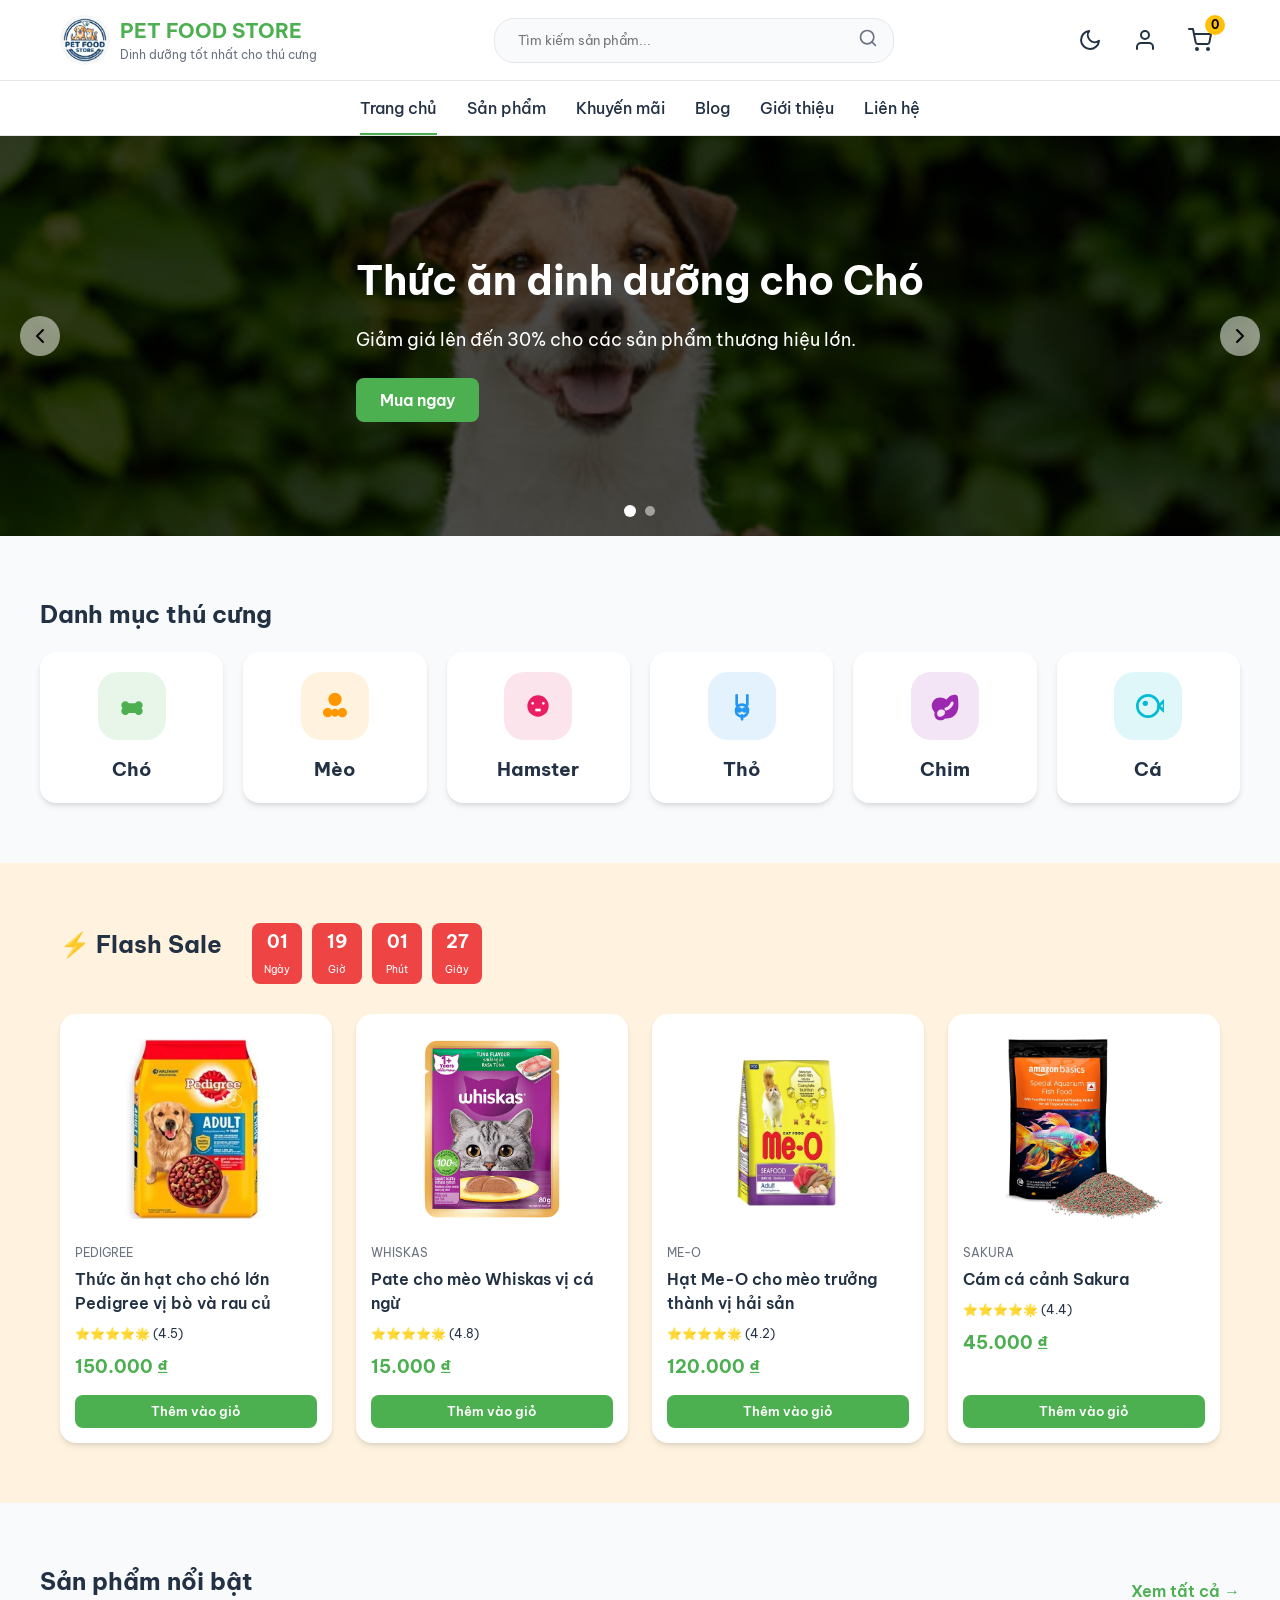
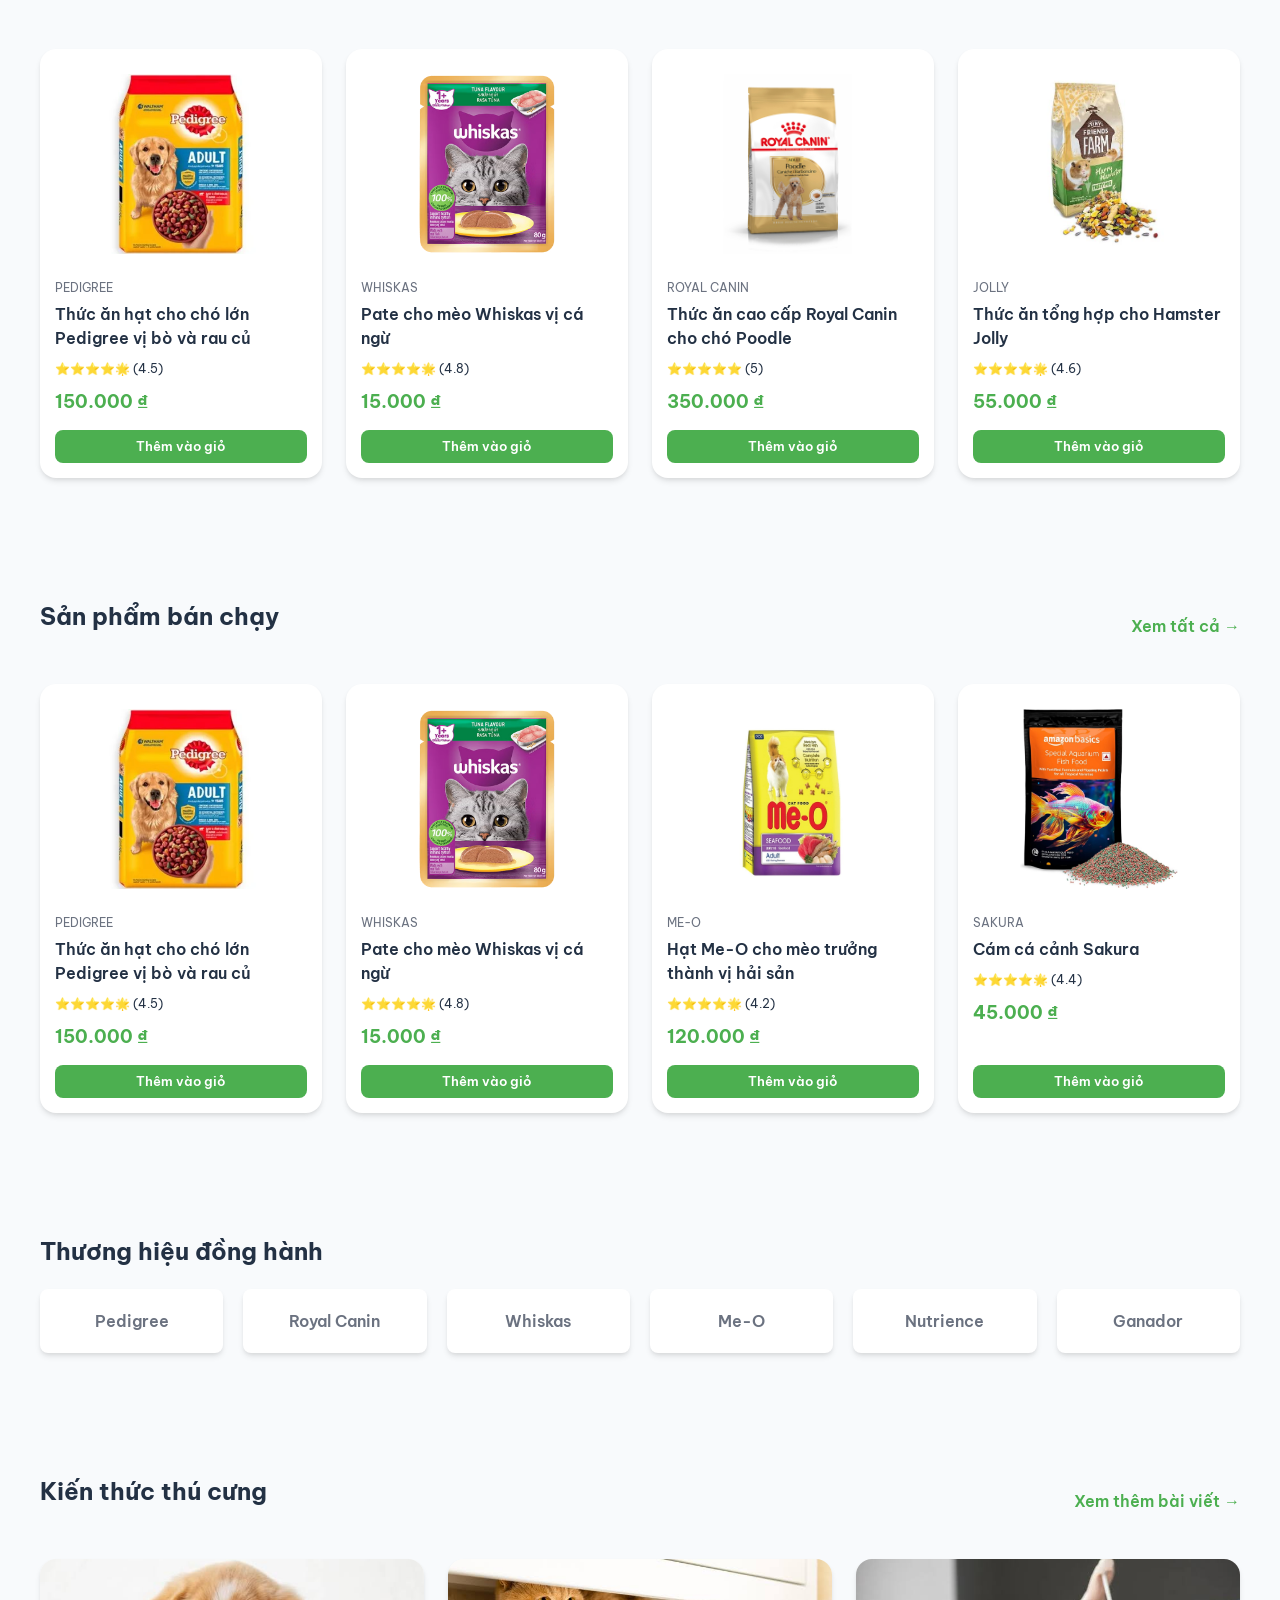
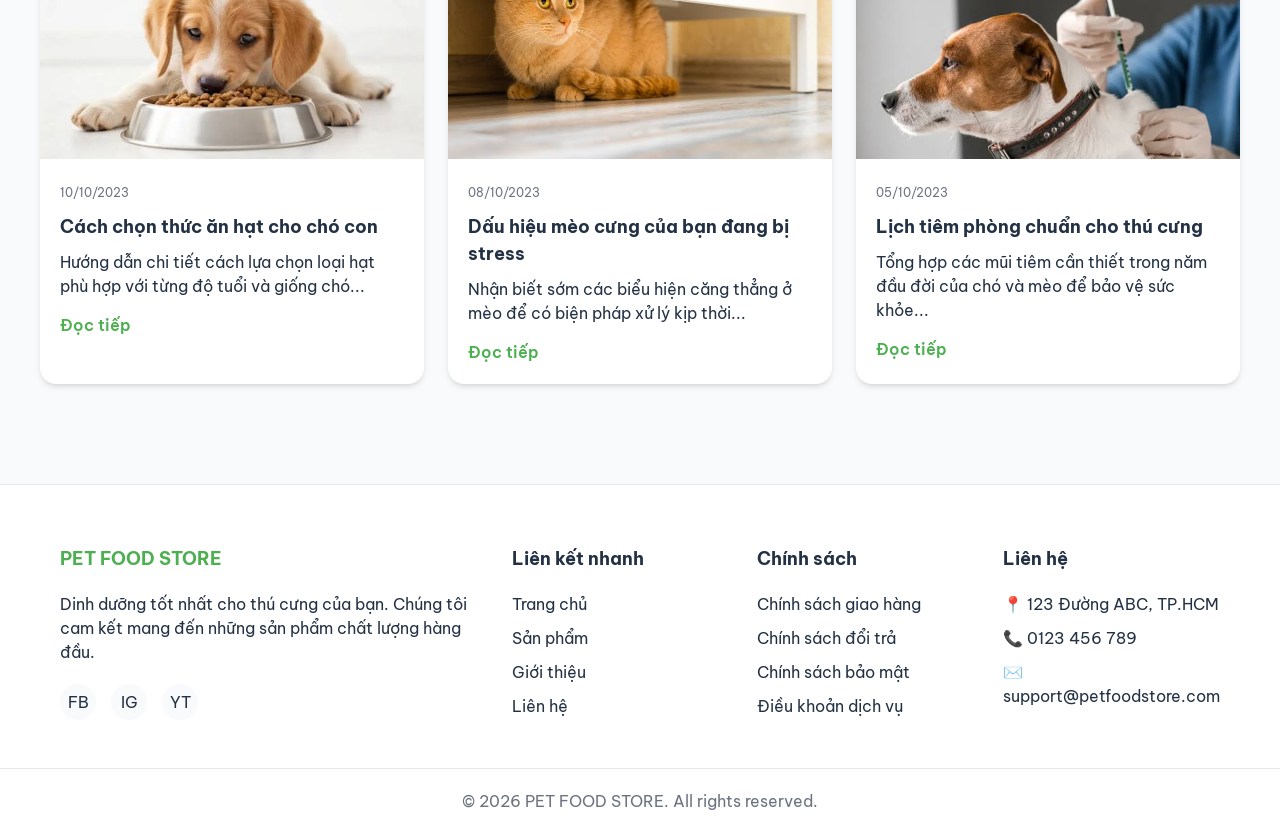
<file: index.html>
<!DOCTYPE html>
<html lang="vi">
<head>
    <meta charset="UTF-8">
    <meta name="viewport" content="width=device-width, initial-scale=1.0">
    <title>PET FOOD STORE - Dinh dưỡng tốt nhất cho thú cưng của bạn</title>
    <link rel="icon" type="image/png" href="images/logo.png">
    <link rel="preconnect" href="https://fonts.googleapis.com">
    <link rel="preconnect" href="https://fonts.gstatic.com" crossorigin>
    <link href="https://fonts.googleapis.com/css2?family=Be+Vietnam+Pro:wght@400;500;600;700&display=swap" rel="stylesheet">
    <head>
    <link rel="stylesheet" href="css/style.css">
    <link rel="stylesheet" href="css/responsive.css">
</head>
<body>
    <div id="loader" class="loader-container">
        <div class="spinner"></div>
    </div>

    <header class="header" id="header">
        
        <div class="container header-inner">
            
            <a href="index.html" class="logo">
                <span class="logo-icon"></span>
                <div class="logo-text">
                    <h1>PET FOOD STORE</h1>
                    <p>Dinh dưỡng tốt nhất cho thú cưng</p>
                </div>
            </a>

            <div class="search-bar">
                <input type="text" id="searchInput" placeholder="Tìm kiếm sản phẩm...">
                <button type="button" id="searchBtn">
                    <svg viewBox="0 0 24 24" width="20" height="20" stroke="currentColor" stroke-width="2" fill="none" stroke-linecap="round" stroke-linejoin="round"><circle cx="11" cy="11" r="8"></circle><line x1="21" y1="21" x2="16.65" y2="16.65"></line></svg>
                </button>
            </div>

            <div class="header-actions">
                <button id="darkModeToggle" class="action-btn" title="Chế độ tối">
                    <svg viewBox="0 0 24 24" width="24" height="24" stroke="currentColor" stroke-width="2" fill="none" stroke-linecap="round" stroke-linejoin="round"><path d="M21 12.79A9 9 0 1 1 11.21 3 7 7 0 0 0 21 12.79z"></path></svg>
                </button>
                <a href="login.html" class="action-btn" title="Đăng nhập">
                    <svg viewBox="0 0 24 24" width="24" height="24" stroke="currentColor" stroke-width="2" fill="none" stroke-linecap="round" stroke-linejoin="round"><path d="M20 21v-2a4 4 0 0 0-4-4H8a4 4 0 0 0-4 4v2"></path><circle cx="12" cy="7" r="4"></circle></svg>
                </a>
                <!-- <a href="#" class="action-btn" title="Yêu thích">
                    <svg viewBox="0 0 24 24" width="24" height="24" stroke="currentColor" stroke-width="2" fill="none" stroke-linecap="round" stroke-linejoin="round"><path d="M20.84 4.61a5.5 5.5 0 0 0-7.78 0L12 5.67l-1.06-1.06a5.5 5.5 0 0 0-7.78 7.78l1.06 1.06L12 21.23l7.78-7.78 1.06-1.06a5.5 5.5 0 0 0 0-7.78z"></path></svg>
                    <span class="badge" id="wishlistCount">0</span>
                </a> -->
                <a href="cart.html" class="action-btn" title="Giỏ hàng">
                    <svg viewBox="0 0 24 24" width="24" height="24" stroke="currentColor" stroke-width="2" fill="none" stroke-linecap="round" stroke-linejoin="round"><circle cx="9" cy="21" r="1"></circle><circle cx="20" cy="21" r="1"></circle><path d="M1 1h4l2.68 13.39a2 2 0 0 0 2 1.61h9.72a2 2 0 0 0 2-1.61L23 6H6"></path></svg>
                    <span class="badge" id="cartCount">0</span>
                </a>
                
                <button class="hamburger" id="hamburgerBtn">
                    <svg viewBox="0 0 24 24" width="24" height="24" stroke="currentColor" stroke-width="2" fill="none" stroke-linecap="round" stroke-linejoin="round"><line x1="3" y1="12" x2="21" y2="12"></line><line x1="3" y1="6" x2="21" y2="6"></line><line x1="3" y1="18" x2="21" y2="18"></line></svg>
                </button>
            </div>
        </div>

        <nav class="navbar" id="navbar">
            <div class="container">
                <ul class="nav-list">
                    <li><a href="index.html" class="active">Trang chủ</a></li>
                    <li><a href="products.html">Sản phẩm</a></li>
                    <li><a href="promotions.html">Khuyến mãi</a></li>
                    <li><a href="blog.html">Blog</a></li>
                    <li><a href="about.html">Giới thiệu</a></li>
                    <li><a href="contact.html">Liên hệ</a></li>
                </ul>
            </div>
        </nav>
    </header>

    <main>
        <section class="hero-slider" id="heroSlider">
            <div class="slider-container" id="sliderContainer">
                <div class="slide active" style="background-image: linear-gradient(rgba(0, 0, 0, 0.7), rgba(0, 0, 0, 0.7)),
    url('images/slide1.jpg'); background-size: cover; color: white; background-position: center;">
                    <div class="slide-content container">
                        <h2>Thức ăn dinh dưỡng cho Chó</h2>
                        <p>Giảm giá lên đến 30% cho các sản phẩm thương hiệu lớn.</p>
                        <a href="products.html" class="btn btn-primary">Mua ngay</a>
                    </div>
                </div>
                <div class="slide" style="background-image: linear-gradient(rgba(0, 0, 0, 0.7), rgba(0, 0, 0, 0.7)), 
     url('images/slide2.jpg'); background-size: cover; background-position: center;">
                    <div class="slide-content container">
                        <h2 style="color: white;">Đồ chơi và Phụ kiện cho Mèo</h2>
                        <p style="color: white;">Khám phá bộ sưu tập mới nhất dành riêng cho "Hoàng thượng".</p>
                        <a href="products.html" class="btn btn-outline">Khám phá</a>
                    </div>
                </div>
            </div>
            
            <button class="slider-btn prev" id="sliderPrev">
                <svg viewBox="0 0 24 24" width="24" height="24" stroke="currentColor" stroke-width="2" fill="none" stroke-linecap="round" stroke-linejoin="round"><polyline points="15 18 9 12 15 6"></polyline></svg>
            </button>
            <button class="slider-btn next" id="sliderNext">
                <svg viewBox="0 0 24 24" width="24" height="24" stroke="currentColor" stroke-width="2" fill="none" stroke-linecap="round" stroke-linejoin="round"><polyline points="9 18 15 12 9 6"></polyline></svg>
            </button>

            <div class="slider-indicators" id="sliderIndicators"></div>
        </section>

        <section class="categories container section-padding">
            <h2 class="section-title">Danh mục thú cưng</h2>
            <div class="category-grid">
    <a href="products.html?category=dog" class="category-card">
        <div class="icon-wrapper dog-icon">
            <svg viewBox="0 0 24 24" width="32" height="32" fill="currentColor">
                <path d="M20,11.5c0-1.66-1.34-3-3-3c-1.11,0-2.07,0.61-2.58,1.5H9.58C9.07,9.11,8.11,8.5,7,8.5c-1.66,0-3,1.34-3,3 c0,0.85,0.36,1.61,0.93,2.15C4.36,14.18,4,14.93,4,15.8c0,1.66,1.34,3,3,3c1.11,0,2.07-0.61,2.58-1.5h4.85 c0.51,0.89,1.47,1.5,2.58,1.5c1.66,0,3-1.34,3-3c0-0.87-0.36-1.62-0.93-2.15C19.64,13.11,20,12.35,20,11.5z"/>
            </svg>
        </div>
        <h3>Chó</h3>
    </a>

    <a href="products.html?category=cat" class="category-card">
        <div class="icon-wrapper cat-icon">
            <svg viewBox="0 0 24 24" width="32" height="32" fill="currentColor">
                <path d="M12,2C9.24,2,7,4.24,7,7c0,2.76,2.24,5,5,5s5-2.24,5-5C17,4.24,14.76,2,12,2z M6.5,13.5C4.57,13.5,3,15.07,3,17 c0,1.93,1.57,3.5,3.5,3.5S10,18.93,10,17C10,15.07,8.43,13.5,6.5,13.5z M17.5,13.5C15.57,13.5,14,15.07,14,17c0,1.93,1.57,3.5,3.5,3.5 S21,18.93,21,17C21,15.07,19.43,13.5,17.5,13.5z M12,14c-1.66,0-3,1.34-3,3c0,1.66,1.34,3,3,3s3-1.34,3-3C15,15.34,13.66,14,12,14z"/>
            </svg>
        </div>
        <h3>Mèo</h3>
    </a>

    <a href="products.html?category=hamster" class="category-card">
        <div class="icon-wrapper hamster-icon">
            <svg viewBox="0 0 24 24" width="32" height="32" fill="currentColor">
                <circle cx="12" cy="12" r="8"/>
                <path d="M9 10a1 1 0 1 1-2 0 1 1 0 0 1 2 0zm8 0a1 1 0 1 1-2 0 1 1 0 0 1 2 0z" fill="#fff"/>
                <path d="M10 14h4v2h-4z" fill="#fff"/>
            </svg>
        </div>
        <h3>Hamster</h3>
    </a>

    <a href="products.html?category=rabbit" class="category-card">
        <div class="icon-wrapper rabbit-icon">
            <svg viewBox="0 0 24 24" width="32" height="32" fill="none" stroke="currentColor" stroke-width="2" stroke-linecap="round" stroke-linejoin="round">
                <path d="M12 22v-3"/><path d="M16 4v7"/><path d="M8 4v7"/><path d="M12 11c-2.5 0-4.5 2-4.5 4.5S9.5 20 12 20s4.5-2.25 4.5-4.5S14.5 11 12 11z"/><circle cx="10" cy="15" r="1" fill="currentColor"/><circle cx="14" cy="15" r="1" fill="currentColor"/>
            </svg>
        </div>
        <h3>Thỏ</h3>
    </a>

    <a href="products.html?category=bird" class="category-card">
        <div class="icon-wrapper bird-icon">
            <svg viewBox="0 0 24 24" width="32" height="32" fill="currentColor">
                <path d="M21.5,4.5c-0.8-0.8-2.2-1.1-3.4-0.8c-2,0.4-3.8,1.7-5,3.4C10.7,5.5,7.9,5,5.6,6.2C3.1,7.5,1.7,10.2,2.2,13 c0.3,1.4,1,2.7,2,3.6c-0.3,1.3-0.2,2.8,0.5,4c0.5,1,1.5,1.7,2.7,2c1.7,0.4,3.5-0.1,4.7-1.3c2.6,0.3,5.3-0.4,7.2-2.3 C21.8,16.5,22.8,13.2,21.5,4.5z M10.4,19.3c-0.7,0.7-1.8,0.9-2.7,0.7c-0.6-0.1-1.1-0.5-1.4-1.1c-0.3-0.8-0.3-1.7,0-2.4 c0.5-1,1.4-1.7,2.5-1.9c1-0.2,2,0.1,2.7,0.8C12.3,16.2,12.3,18.4,10.4,19.3z M18.4,10.3c-0.8,2.4-2.8,4.3-5.2,5.1 c-0.6,0.2-1.3-0.1-1.5-0.7c-0.2-0.6,0.1-1.3,0.7-1.5c1.8-0.6,3.3-2,3.9-3.9c0.2-0.6,0.8-0.9,1.4-0.7C18.3,8.9,18.6,9.6,18.4,10.3z"/>
            </svg>
        </div>
        <h3>Chim</h3>
    </a>

    <a href="products.html?category=fish" class="category-card">
        <div class="icon-wrapper fish-icon">
            <svg viewBox="0 0 24 24" width="32" height="32" fill="none" stroke="currentColor" stroke-width="2" stroke-linecap="round" stroke-linejoin="round">
                <path d="M12 4C7.58 4 4 7.58 4 12s3.58 8 8 8 8-3.58 8-8-3.58-8-8-8z"/><path d="M20 12l4-4v8l-4-4z"/><circle cx="10" cy="10" r="1" fill="currentColor"/>
            </svg>
        </div>
        <h3>Cá</h3>
    </a>
</div>
        </section>

        <section class="flash-sale section-padding">
            <div class="container">
                <div class="flash-sale-header">
                    <h2 class="section-title">⚡ Flash Sale</h2>
                    <div class="countdown" id="countdown">
                        <div class="time-box"><span id="cdDays">00</span><small>Ngày</small></div>
                        <div class="time-box"><span id="cdHours">00</span><small>Giờ</small></div>
                        <div class="time-box"><span id="cdMins">00</span><small>Phút</small></div>
                        <div class="time-box"><span id="cdSecs">00</span><small>Giây</small></div>
                    </div>
                </div>
                <div class="product-grid" id="flashSaleProducts"></div>
            </div>
        </section>

        <section class="featured-products container section-padding">
            <div class="section-header">
                <h2 class="section-title">Sản phẩm nổi bật</h2>
                <a href="products.html" class="view-all">Xem tất cả &rarr;</a>
            </div>
            <div class="product-grid" id="featuredProducts"></div>
        </section>

        <section class="best-sellers container section-padding">
            <div class="section-header">
                <h2 class="section-title">Sản phẩm bán chạy</h2>
                <a href="products.html" class="view-all">Xem tất cả &rarr;</a>
            </div>
            <div class="product-grid" id="bestSellerProducts"></div>
        </section>
        <section class="brands container section-padding">
            <h2 class="section-title">Thương hiệu đồng hành</h2>
            <div class="brand-grid">
                <div class="brand-card"><span>Pedigree</span></div>
                <div class="brand-card"><span>Royal Canin</span></div>
                <div class="brand-card"><span>Whiskas</span></div>
                <div class="brand-card"><span>Me-O</span></div>
                <div class="brand-card"><span>Nutrience</span></div>
                <div class="brand-card"><span>Ganador</span></div>
            </div>
        </section>

        <section class="blog-section container section-padding">
            <div class="section-header">
                <h2 class="section-title">Kiến thức thú cưng</h2>
                <a href="#" class="view-all">Xem thêm bài viết &rarr;</a>
            </div>
            <div class="blog-grid">
                <article class="blog-card">
                    <div class="blog-img" style="background-image: url('images/bai1.jpg'); background-size: cover; background-position: center;"></div>
                    <div class="blog-content">
                        <span class="blog-date">10/10/2023</span>
                        <h3>Cách chọn thức ăn hạt cho chó con</h3>
                        <p>Hướng dẫn chi tiết cách lựa chọn loại hạt phù hợp với từng độ tuổi và giống chó...</p>
                        <a href="#" class="btn-read-more">Đọc tiếp</a>
                    </div>
                </article>
                <article class="blog-card">
                    <div class="blog-img" style="background-image: url('images/bai2.jpg'); background-size: cover; background-position: center;"></div>
                    <div class="blog-content">
                        <span class="blog-date">08/10/2023</span>
                        <h3>Dấu hiệu mèo cưng của bạn đang bị stress</h3>
                        <p>Nhận biết sớm các biểu hiện căng thẳng ở mèo để có biện pháp xử lý kịp thời...</p>
                        <a href="#" class="btn-read-more">Đọc tiếp</a>
                    </div>
                </article>
                <article class="blog-card">
                    <div class="blog-img" style="background-image: url('images/bai3.jpg'); background-size: cover; background-position: center;"></div>
                    <div class="blog-content">
                        <span class="blog-date">05/10/2023</span>
                        <h3>Lịch tiêm phòng chuẩn cho thú cưng</h3>
                        <p>Tổng hợp các mũi tiêm cần thiết trong năm đầu đời của chó và mèo để bảo vệ sức khỏe...</p>
                        <a href="#" class="btn-read-more">Đọc tiếp</a>
                    </div>
                </article>
            </div>
        </section>
    </main>

    <footer class="footer">
        <div class="container footer-grid">
            <div class="footer-col">
                <h3 class="footer-logo">PET FOOD STORE</h3>
                <p>Dinh dưỡng tốt nhất cho thú cưng của bạn. Chúng tôi cam kết mang đến những sản phẩm chất lượng hàng đầu.</p>
                <div class="social-links">
                    <a href="#">FB</a>
                    <a href="#">IG</a>
                    <a href="#">YT</a>
                </div>
            </div>
            <div class="footer-col">
                <h3>Liên kết nhanh</h3>
                <ul>
                    <li><a href="index.html">Trang chủ</a></li>
                    <li><a href="products.html">Sản phẩm</a></li>
                    <li><a href="about.html">Giới thiệu</a></li>
                    <li><a href="contact.html">Liên hệ</a></li>
                </ul>
            </div>
            <div class="footer-col">
                <h3>Chính sách</h3>
                <ul>
                    <li><a href="#">Chính sách giao hàng</a></li>
                    <li><a href="#">Chính sách đổi trả</a></li>
                    <li><a href="#">Chính sách bảo mật</a></li>
                    <li><a href="#">Điều khoản dịch vụ</a></li>
                </ul>
            </div>
            <div class="footer-col">
                <h3>Liên hệ</h3>
                <ul>
                    <li>📍 123 Đường ABC, TP.HCM</li>
                    <li>📞 0123 456 789</li>
                    <li>✉️ support@petfoodstore.com</li>
                </ul>
            </div>
        </div>
        <div class="footer-bottom">
            <p>&copy; 2026 PET FOOD STORE. All rights reserved.</p>
        </div>
    </footer>

    <button id="backToTop" class="back-to-top" title="Lên đầu trang">
        <svg viewBox="0 0 24 24" width="24" height="24" stroke="currentColor" stroke-width="2" fill="none" stroke-linecap="round" stroke-linejoin="round"><polyline points="18 15 12 9 6 15"></polyline></svg>
    </button>

    <div id="toastContainer" class="toast-container"></div>

    <script src="js/main.js"></script>
    <script src="js/slider.js"></script>
    <script src="js/products.js"></script> 
</body>
</html>
</file>
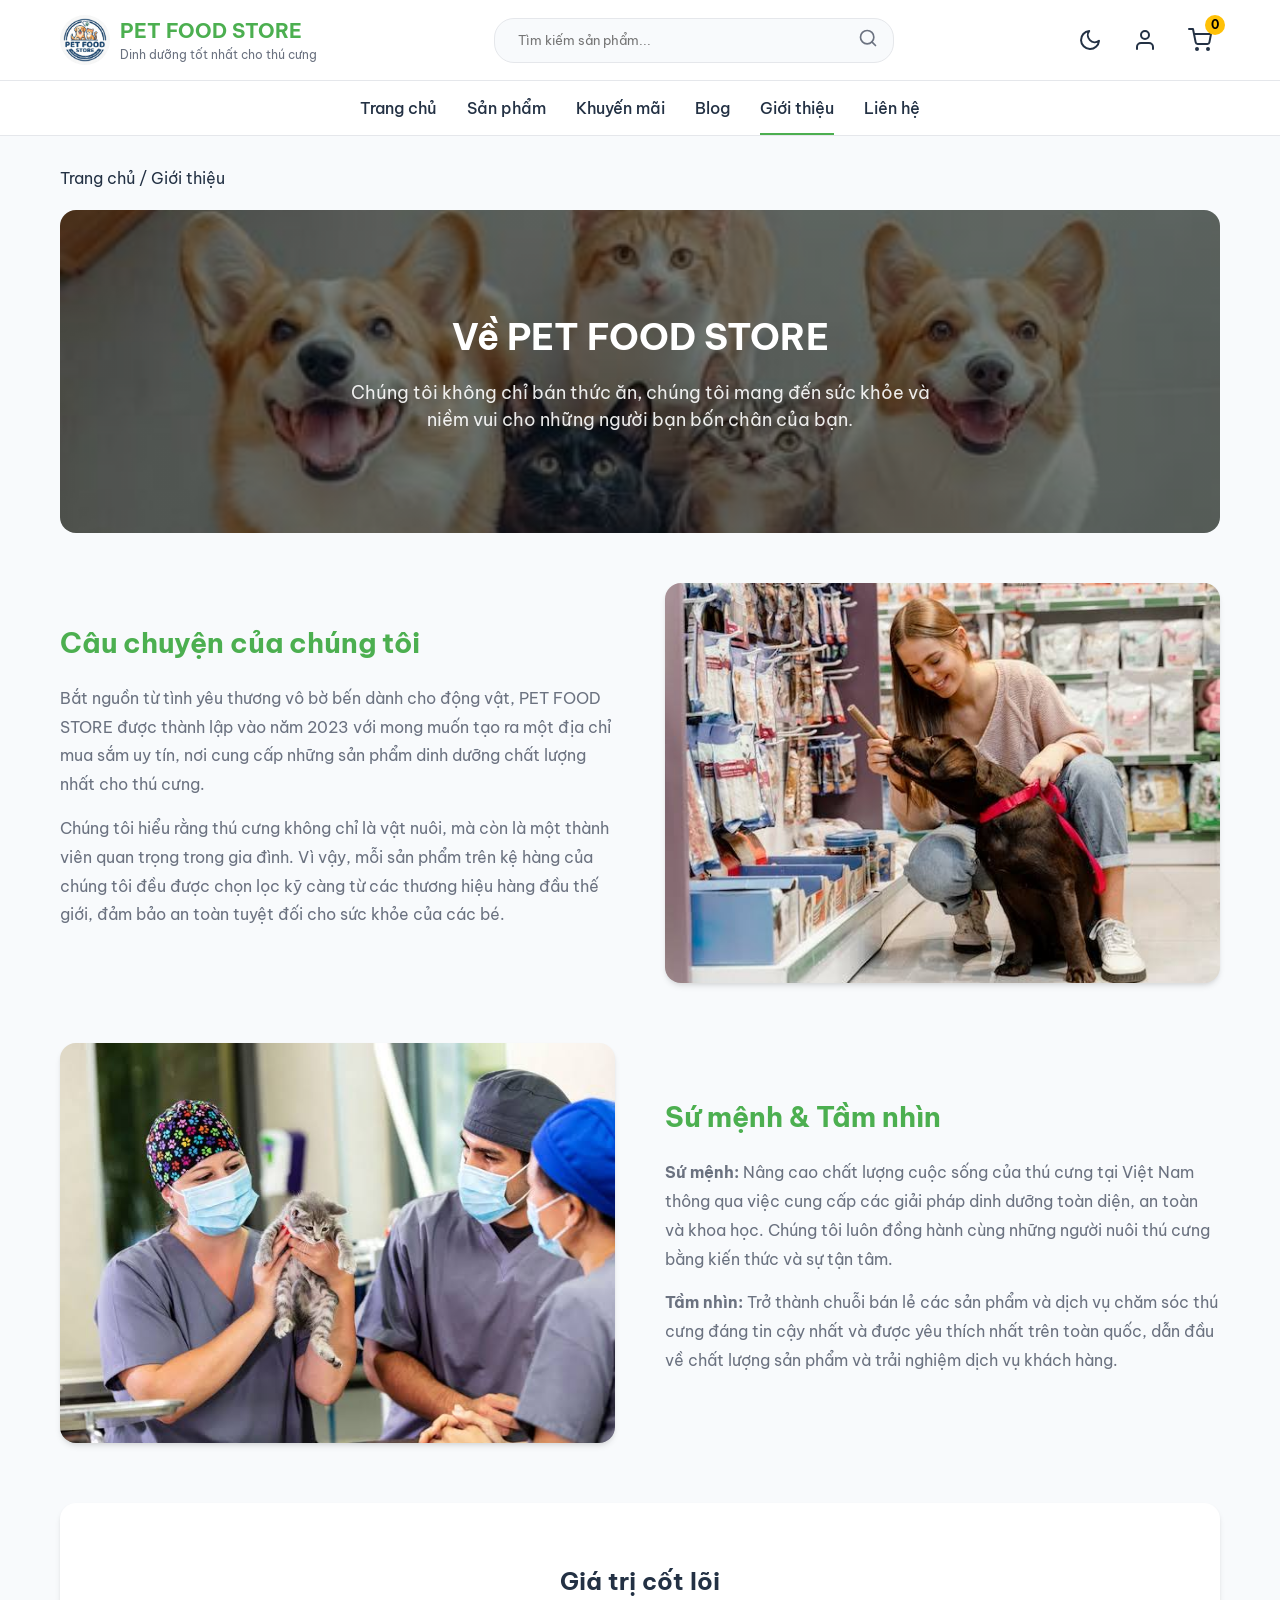
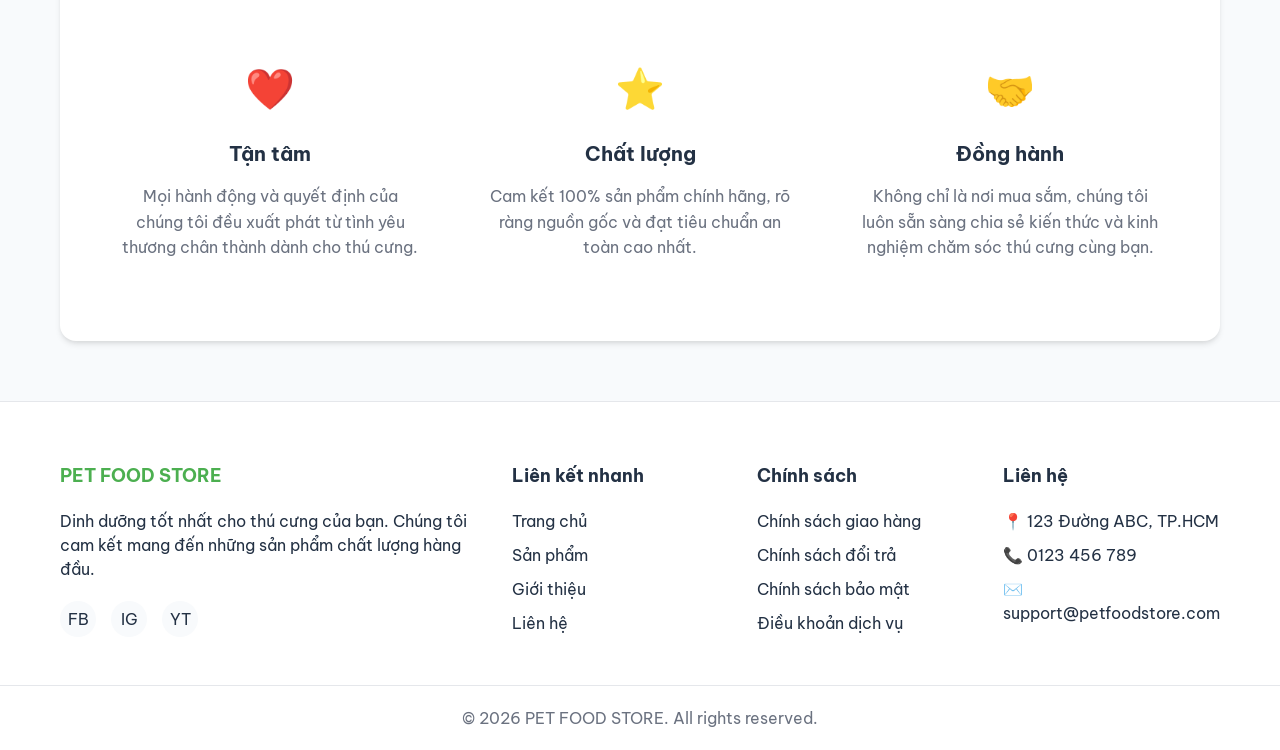
<file: about.html>
<!DOCTYPE html>
<html lang="vi">
<head>
    <meta charset="UTF-8">
    <meta name="viewport" content="width=device-width, initial-scale=1.0">
    <title>Giới thiệu - PET FOOD STORE</title>
    
    <link rel="preconnect" href="https://fonts.googleapis.com">
    <link rel="preconnect" href="https://fonts.gstatic.com" crossorigin>
    <link href="https://fonts.googleapis.com/css2?family=Be+Vietnam+Pro:wght@400;500;600;700&display=swap" rel="stylesheet">
    
    <link rel="stylesheet" href="css/style.css">
    <link rel="stylesheet" href="css/responsive.css">
    
    <style>
        .about-hero {
            background-color: var(--primary-color);
            color: white;
            text-align: center;
            padding: 80px 20px;
            border-radius: var(--border-radius);
            margin-bottom: 50px;
            margin-top: 20px;
        }

        .about-hero h1 {
            font-size: 36px;
            margin-bottom: 15px;
        }

        .about-hero p {
            font-size: 18px;
            max-width: 600px;
            margin: 0 auto;
            opacity: 0.9;
        }

        .about-section {
            display: grid;
            grid-template-columns: 1fr 1fr;
            gap: 50px;
            align-items: center;
            margin-bottom: 60px;
        }

        .about-section.reverse {
            direction: rtl;
        }
        
        .about-section.reverse > * {
            direction: ltr;
        }

        .about-image {
            width: 100%;
            height: 400px;
            object-fit: cover;
            border-radius: var(--border-radius);
            box-shadow: var(--box-shadow);
            background-color: var(--bg-color);
        }

        .about-content h2 {
            font-size: 28px;
            color: var(--primary-color);
            margin-bottom: 20px;
        }

        .about-content p {
            color: var(--text-muted);
            line-height: 1.8;
            margin-bottom: 15px;
            font-size: 16px;
        }

        .core-values {
            background-color: var(--card-bg);
            padding: 60px 0;
            border-radius: var(--border-radius);
            box-shadow: var(--box-shadow);
            margin-bottom: 60px;
            text-align: center;
        }

        .values-grid {
            display: grid;
            grid-template-columns: repeat(3, 1fr);
            gap: 30px;
            margin-top: 40px;
            padding: 0 40px;
        }

        .value-card {
            padding: 20px;
        }

        .value-icon {
            font-size: 40px;
            margin-bottom: 20px;
            display: inline-block;
        }

        .value-card h3 {
            font-size: 20px;
            margin-bottom: 15px;
            color: var(--text-main);
        }

        .value-card p {
            color: var(--text-muted);
            line-height: 1.6;
        }

        /* Responsive */
        @media (max-width: 992px) {
            .values-grid {
                grid-template-columns: 1fr;
                padding: 0 20px;
            }
        }

        @media (max-width: 768px) {
            .about-section {
                grid-template-columns: 1fr;
                gap: 30px;
            }
            .about-section.reverse {
                direction: ltr;
            }
            .about-image {
                height: 300px;
                order: -1; /* Đưa ảnh lên trên nội dung ở màn hình nhỏ */
            }
        }
    </style>
</head>
<body>
    <header class="header" id="header">
        <div class="container header-inner">
            <a href="index.html" class="logo">
                <span class="logo-icon"></span>
                <div class="logo-text">
                    <h1>PET FOOD STORE</h1>
                    <p>Dinh dưỡng tốt nhất cho thú cưng</p>
                </div>
            </a>
            <div class="search-bar">
                <input type="text" id="searchInput" placeholder="Tìm kiếm sản phẩm...">
                <button type="button" id="searchBtn">
                    <svg viewBox="0 0 24 24" width="20" height="20" stroke="currentColor" stroke-width="2" fill="none" stroke-linecap="round" stroke-linejoin="round"><circle cx="11" cy="11" r="8"></circle><line x1="21" y1="21" x2="16.65" y2="16.65"></line></svg>
                </button>
            </div>
            <div class="header-actions">
                <button id="darkModeToggle" class="action-btn" title="Chế độ tối">
                    <svg viewBox="0 0 24 24" width="24" height="24" stroke="currentColor" stroke-width="2" fill="none" stroke-linecap="round" stroke-linejoin="round"><path d="M21 12.79A9 9 0 1 1 11.21 3 7 7 0 0 0 21 12.79z"></path></svg>
                </button>
                <a href="login.html" class="action-btn" title="Đăng nhập">
                    <svg viewBox="0 0 24 24" width="24" height="24" stroke="currentColor" stroke-width="2" fill="none" stroke-linecap="round" stroke-linejoin="round"><path d="M20 21v-2a4 4 0 0 0-4-4H8a4 4 0 0 0-4 4v2"></path><circle cx="12" cy="7" r="4"></circle></svg>
                </a>
                <!-- <a href="#" class="action-btn" title="Yêu thích">
                    <svg viewBox="0 0 24 24" width="24" height="24" stroke="currentColor" stroke-width="2" fill="none" stroke-linecap="round" stroke-linejoin="round"><path d="M20.84 4.61a5.5 5.5 0 0 0-7.78 0L12 5.67l-1.06-1.06a5.5 5.5 0 0 0-7.78 7.78l1.06 1.06L12 21.23l7.78-7.78 1.06-1.06a5.5 5.5 0 0 0 0-7.78z"></path></svg>
                    <span class="badge" id="wishlistCount">0</span>
                </a> -->
                <a href="cart.html" class="action-btn" title="Giỏ hàng">
                    <svg viewBox="0 0 24 24" width="24" height="24" stroke="currentColor" stroke-width="2" fill="none" stroke-linecap="round" stroke-linejoin="round"><circle cx="9" cy="21" r="1"></circle><circle cx="20" cy="21" r="1"></circle><path d="M1 1h4l2.68 13.39a2 2 0 0 0 2 1.61h9.72a2 2 0 0 0 2-1.61L23 6H6"></path></svg>
                    <span class="badge" id="cartCount">0</span>
                </a>
                <button class="hamburger" id="hamburgerBtn">
                    <svg viewBox="0 0 24 24" width="24" height="24" stroke="currentColor" stroke-width="2" fill="none" stroke-linecap="round" stroke-linejoin="round"><line x1="3" y1="12" x2="21" y2="12"></line><line x1="3" y1="6" x2="21" y2="6"></line><line x1="3" y1="18" x2="21" y2="18"></line></svg>
                </button>
            </div>
        </div>
        <nav class="navbar" id="navbar">
            <div class="container">
                <ul class="nav-list">
                    <li><a href="index.html">Trang chủ</a></li>
                    <li><a href="products.html">Sản phẩm</a></li>
                   <li><a href="promotions.html">Khuyến mãi</a></li>
                    <li><a href="blog.html">Blog</a></li>
                    <li><a href="about.html" class="active">Giới thiệu</a></li>
                    <li><a href="contact.html">Liên hệ</a></li>
                </ul>
            </div>
        </nav>
    </header>

    <main class="container">
        <div class="breadcrumb" style="margin-top: 30px;">
            <a href="index.html">Trang chủ</a> / <span>Giới thiệu</span>
        </div>

        <div class="about-hero" style="background-image: linear-gradient(rgba(0, 0, 0, 0.5), rgba(0, 0, 0, 0.5)), url('images/dautrang1.jpg'); background-size: cover; background-position: center; color: white; padding: 100px 20px; text-align: center;">
        <h1>Về PET FOOD STORE</h1>
    <p>Chúng tôi không chỉ bán thức ăn, chúng tôi mang đến sức khỏe và niềm vui cho những người bạn bốn chân của bạn.</p>
        </div>
    

        <div class="about-section">
            <div class="about-content">
                <h2>Câu chuyện của chúng tôi</h2>
                <p>Bắt nguồn từ tình yêu thương vô bờ bến dành cho động vật, PET FOOD STORE được thành lập vào năm 2023 với mong muốn tạo ra một địa chỉ mua sắm uy tín, nơi cung cấp những sản phẩm dinh dưỡng chất lượng nhất cho thú cưng.</p>
                <p>Chúng tôi hiểu rằng thú cưng không chỉ là vật nuôi, mà còn là một thành viên quan trọng trong gia đình. Vì vậy, mỗi sản phẩm trên kệ hàng của chúng tôi đều được chọn lọc kỹ càng từ các thương hiệu hàng đầu thế giới, đảm bảo an toàn tuyệt đối cho sức khỏe của các bé.</p>
            </div>
            <img src="images/dautrang2.jpg" alt="Câu chuyện của chúng tôi" class="about-image">
        </div>

        <div class="about-section reverse">
            <div class="about-content">
                <h2>Sứ mệnh & Tầm nhìn</h2>
                <p><strong>Sứ mệnh:</strong> Nâng cao chất lượng cuộc sống của thú cưng tại Việt Nam thông qua việc cung cấp các giải pháp dinh dưỡng toàn diện, an toàn và khoa học. Chúng tôi luôn đồng hành cùng những người nuôi thú cưng bằng kiến thức và sự tận tâm.</p>
                <p><strong>Tầm nhìn:</strong> Trở thành chuỗi bán lẻ các sản phẩm và dịch vụ chăm sóc thú cưng đáng tin cậy nhất và được yêu thích nhất trên toàn quốc, dẫn đầu về chất lượng sản phẩm và trải nghiệm dịch vụ khách hàng.</p>
            </div>
            <img src="images/dautrang3.jpg" alt="Sứ mệnh và Tầm nhìn" class="about-image">
        </div>

        <div class="core-values">
            <h2 class="section-title">Giá trị cốt lõi</h2>
            <div class="values-grid">
                <div class="value-card">
                    <span class="value-icon">❤️</span>
                    <h3>Tận tâm</h3>
                    <p>Mọi hành động và quyết định của chúng tôi đều xuất phát từ tình yêu thương chân thành dành cho thú cưng.</p>
                </div>
                <div class="value-card">
                    <span class="value-icon">⭐</span>
                    <h3>Chất lượng</h3>
                    <p>Cam kết 100% sản phẩm chính hãng, rõ ràng nguồn gốc và đạt tiêu chuẩn an toàn cao nhất.</p>
                </div>
                <div class="value-card">
                    <span class="value-icon">🤝</span>
                    <h3>Đồng hành</h3>
                    <p>Không chỉ là nơi mua sắm, chúng tôi luôn sẵn sàng chia sẻ kiến thức và kinh nghiệm chăm sóc thú cưng cùng bạn.</p>
                </div>
            </div>
        </div>
    </main>

    <footer class="footer">
        <div class="container footer-grid">
            <div class="footer-col">
                <h3 class="footer-logo">PET FOOD STORE</h3>
                <p>Dinh dưỡng tốt nhất cho thú cưng của bạn. Chúng tôi cam kết mang đến những sản phẩm chất lượng hàng đầu.</p>
                <div class="social-links">
                    <a href="#">FB</a>
                    <a href="#">IG</a>
                    <a href="#">YT</a>
                </div>
            </div>
            <div class="footer-col">
                <h3>Liên kết nhanh</h3>
                <ul>
                    <li><a href="index.html">Trang chủ</a></li>
                    <li><a href="products.html">Sản phẩm</a></li>
                    <li><a href="about.html">Giới thiệu</a></li>
                    <li><a href="contact.html">Liên hệ</a></li>
                </ul>
            </div>
            <div class="footer-col">
                <h3>Chính sách</h3>
                <ul>
                    <li><a href="#">Chính sách giao hàng</a></li>
                    <li><a href="#">Chính sách đổi trả</a></li>
                    <li><a href="#">Chính sách bảo mật</a></li>
                    <li><a href="#">Điều khoản dịch vụ</a></li>
                </ul>
            </div>
            <div class="footer-col">
                <h3>Liên hệ</h3>
                <ul>
                    <li>📍 123 Đường ABC, TP.HCM</li>
                    <li>📞 0123 456 789</li>
                    <li>✉️ support@petfoodstore.com</li>
                </ul>
            </div>
        </div>
        <div class="footer-bottom">
            <p>&copy; 2026 PET FOOD STORE. All rights reserved.</p>
        </div>
    </footer>

    <button id="backToTop" class="back-to-top" title="Lên đầu trang">
        <svg viewBox="0 0 24 24" width="24" height="24" stroke="currentColor" stroke-width="2" fill="none" stroke-linecap="round" stroke-linejoin="round"><polyline points="18 15 12 9 6 15"></polyline></svg>
    </button>

    <div id="toastContainer" class="toast-container"></div>

    <script src="js/main.js"></script>
    <script src="js/slider.js"></script>
    <script src="js/products.js"></script> 
</body>
</html>
</file>
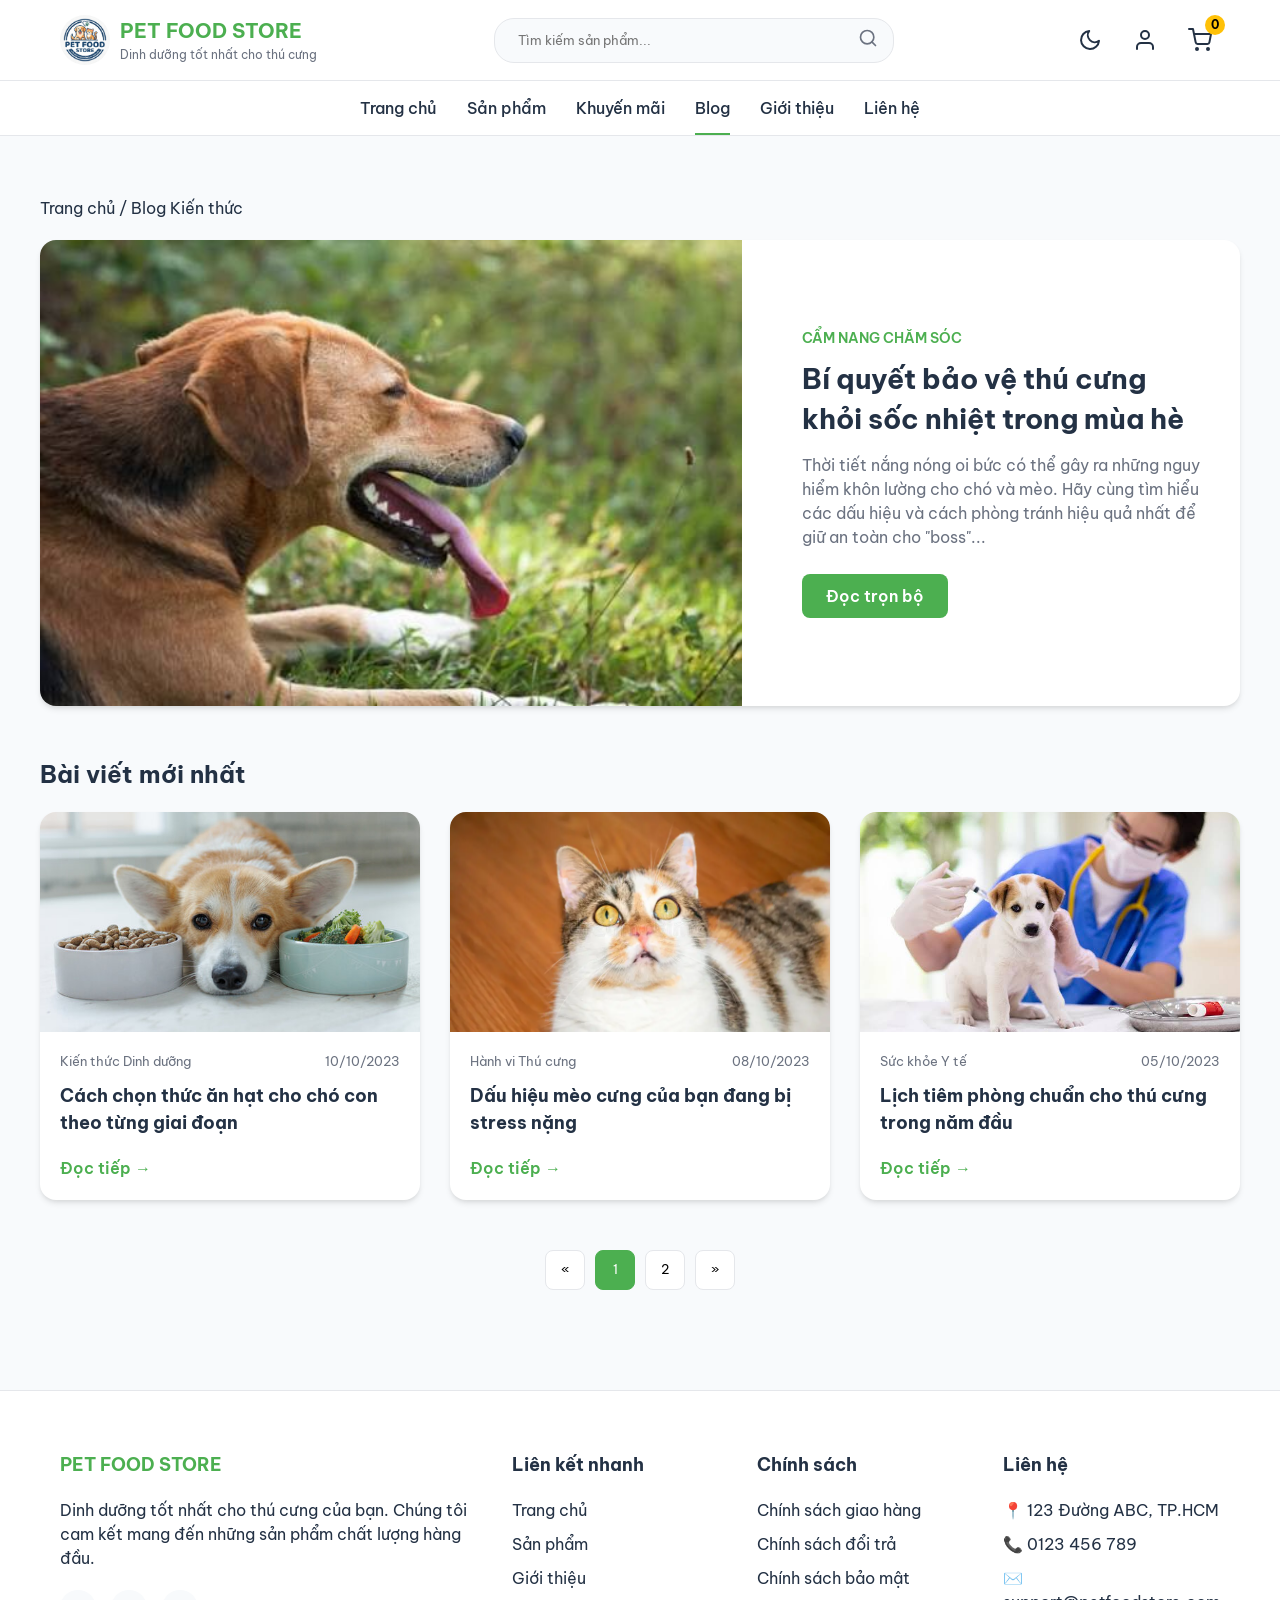
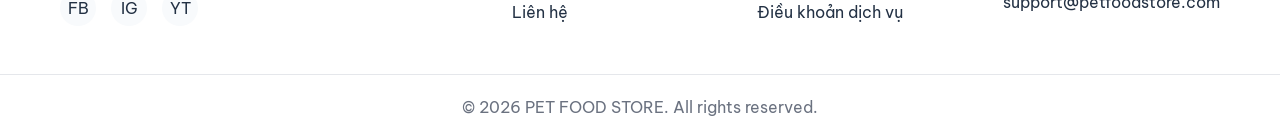
<file: blog.html>
<!DOCTYPE html>
<html lang="vi">
<head>
    <meta charset="UTF-8">
    <meta name="viewport" content="width=device-width, initial-scale=1.0">
    <title>Blog - PET FOOD STORE</title>
    
    <link rel="preconnect" href="https://fonts.googleapis.com">
    <link rel="preconnect" href="https://fonts.gstatic.com" crossorigin>
    <link href="https://fonts.googleapis.com/css2?family=Be+Vietnam+Pro:wght@400;500;600;700&display=swap" rel="stylesheet">
    
    <link rel="stylesheet" href="css/style.css">
    <link rel="stylesheet" href="css/responsive.css">
    
    <style>
        .blog-featured {
            display: grid;
            grid-template-columns: 3fr 2fr;
            gap: 30px;
            background-color: var(--card-bg);
            border-radius: var(--border-radius);
            overflow: hidden;
            box-shadow: var(--box-shadow);
            margin-bottom: 50px;
        }

        .featured-img {
            width: 100%;
            height: 100%;
            object-fit: cover;
            min-height: 350px;
        }

        .featured-content {
            padding: 40px 30px;
            display: flex;
            flex-direction: column;
            justify-content: center;
        }

        .blog-category {
            color: var(--primary-color);
            font-weight: 600;
            font-size: 14px;
            text-transform: uppercase;
            margin-bottom: 10px;
        }

        .featured-content h2 {
            font-size: 28px;
            margin-bottom: 15px;
            line-height: 1.4;
        }

        .featured-content p {
            color: var(--text-muted);
            margin-bottom: 25px;
        }
        
        .blog-grid-main {
            display: grid;
            grid-template-columns: repeat(3, 1fr);
            gap: 30px;
        }

        .blog-card-main {
            background-color: var(--card-bg);
            border-radius: var(--border-radius);
            overflow: hidden;
            box-shadow: var(--box-shadow);
            transition: var(--transition);
        }

        .blog-card-main:hover {
            transform: translateY(-5px);
            box-shadow: var(--box-shadow-hover);
        }

        .blog-card-img {
            width: 100%;
            height: 220px;
            object-fit: cover;
        }

        .blog-card-body {
            padding: 20px;
        }

        .blog-meta {
            display: flex;
            justify-content: space-between;
            color: var(--text-muted);
            font-size: 13px;
            margin-bottom: 10px;
        }

        .blog-card-body h3 {
            font-size: 18px;
            margin-bottom: 10px;
        }

        /* Phân trang */
        .pagination {
            display: flex;
            justify-content: center;
            gap: 10px;
            margin-top: 50px;
        }

        @media (max-width: 992px) {
            .blog-featured { grid-template-columns: 1fr; }
            .blog-grid-main { grid-template-columns: repeat(2, 1fr); }
            .featured-img { height: 250px; min-height: auto; }
        }
        @media (max-width: 768px) {
            .blog-grid-main { grid-template-columns: 1fr; }
        }
    </style>
</head>
<body>
    <div id="loader" class="loader-container">
        <div class="spinner"></div>
    </div>

    <header class="header" id="header">
        
        <div class="container header-inner">
            
            <a href="index.html" class="logo">
                <span class="logo-icon"></span>
                <div class="logo-text">
                    <h1>PET FOOD STORE</h1>
                    <p>Dinh dưỡng tốt nhất cho thú cưng</p>
                </div>
            </a>

            <div class="search-bar">
                <input type="text" id="searchInput" placeholder="Tìm kiếm sản phẩm...">
                <button type="button" id="searchBtn">
                    <svg viewBox="0 0 24 24" width="20" height="20" stroke="currentColor" stroke-width="2" fill="none" stroke-linecap="round" stroke-linejoin="round"><circle cx="11" cy="11" r="8"></circle><line x1="21" y1="21" x2="16.65" y2="16.65"></line></svg>
                </button>
            </div>

            <div class="header-actions">
                <button id="darkModeToggle" class="action-btn" title="Chế độ tối">
                    <svg viewBox="0 0 24 24" width="24" height="24" stroke="currentColor" stroke-width="2" fill="none" stroke-linecap="round" stroke-linejoin="round"><path d="M21 12.79A9 9 0 1 1 11.21 3 7 7 0 0 0 21 12.79z"></path></svg>
                </button>
                <a href="login.html" class="action-btn" title="Đăng nhập">
                    <svg viewBox="0 0 24 24" width="24" height="24" stroke="currentColor" stroke-width="2" fill="none" stroke-linecap="round" stroke-linejoin="round"><path d="M20 21v-2a4 4 0 0 0-4-4H8a4 4 0 0 0-4 4v2"></path><circle cx="12" cy="7" r="4"></circle></svg>
                </a>
                <!-- <a href="#" class="action-btn" title="Yêu thích">
                    <svg viewBox="0 0 24 24" width="24" height="24" stroke="currentColor" stroke-width="2" fill="none" stroke-linecap="round" stroke-linejoin="round"><path d="M20.84 4.61a5.5 5.5 0 0 0-7.78 0L12 5.67l-1.06-1.06a5.5 5.5 0 0 0-7.78 7.78l1.06 1.06L12 21.23l7.78-7.78 1.06-1.06a5.5 5.5 0 0 0 0-7.78z"></path></svg>
                    <span class="badge" id="wishlistCount">0</span>
                </a> -->
                <a href="cart.html" class="action-btn" title="Giỏ hàng">
                    <svg viewBox="0 0 24 24" width="24" height="24" stroke="currentColor" stroke-width="2" fill="none" stroke-linecap="round" stroke-linejoin="round"><circle cx="9" cy="21" r="1"></circle><circle cx="20" cy="21" r="1"></circle><path d="M1 1h4l2.68 13.39a2 2 0 0 0 2 1.61h9.72a2 2 0 0 0 2-1.61L23 6H6"></path></svg>
                    <span class="badge" id="cartCount">0</span>
                </a>
                
                <button class="hamburger" id="hamburgerBtn">
                    <svg viewBox="0 0 24 24" width="24" height="24" stroke="currentColor" stroke-width="2" fill="none" stroke-linecap="round" stroke-linejoin="round"><line x1="3" y1="12" x2="21" y2="12"></line><line x1="3" y1="6" x2="21" y2="6"></line><line x1="3" y1="18" x2="21" y2="18"></line></svg>
                </button>
            </div>
        </div>

        <nav class="navbar" id="navbar">
    <div class="container">
        <ul class="nav-list">
            <li><a href="index.html">Trang chủ</a></li>
            <li><a href="products.html">Sản phẩm</a></li>
            
            <li><a href="promotions.html">Khuyến mãi</a></li>
            
            <li><a href="blog.html" class="active">Blog</a></li>
            <li><a href="about.html">Giới thiệu</a></li>
            <li><a href="contact.html">Liên hệ</a></li>
        </ul>
    </div>
</nav>
    </header>

    <main class="container section-padding">
        <div class="breadcrumb" style="margin-bottom: 20px;">
            <a href="index.html">Trang chủ</a> / <span>Blog Kiến thức</span>
        </div>

        <article class="blog-featured">
            <img src="images/dogs.jpg" alt="Chăm sóc chó mùa hè" class="featured-img" onerror="this.src='https://placehold.co/800x500/E5E7EB/1F2937?text=Featured+Article'">
            <div class="featured-content">
                <span class="blog-category">Cẩm nang chăm sóc</span>
                <h2>Bí quyết bảo vệ thú cưng khỏi sốc nhiệt trong mùa hè</h2>
                <p>Thời tiết nắng nóng oi bức có thể gây ra những nguy hiểm khôn lường cho chó và mèo. Hãy cùng tìm hiểu các dấu hiệu và cách phòng tránh hiệu quả nhất để giữ an toàn cho "boss"...</p>
                <a href="#" class="btn btn-primary" style="width: fit-content;">Đọc trọn bộ</a>
            </div>
        </article>

        <h2 class="section-title">Bài viết mới nhất</h2>
        <div class="blog-grid-main">
            <article class="blog-card-main">
                <img src="images/dog.jpg" class="blog-card-img" onerror="this.src='https://placehold.co/400x300/E5E7EB/1F2937?text=Blog+1'">
                <div class="blog-card-body">
                    <div class="blog-meta"><span>Kiến thức Dinh dưỡng</span><span>10/10/2023</span></div>
                    <h3>Cách chọn thức ăn hạt cho chó con theo từng giai đoạn</h3>
                    <a href="#" class="btn-read-more" style="color: var(--primary-color); font-weight: 600; margin-top: 10px; display: inline-block;">Đọc tiếp &rarr;</a>
                </div>
            </article>

            <article class="blog-card-main">
                <img src="images/cat.webp" class="blog-card-img" onerror="this.src='https://placehold.co/400x300/E5E7EB/1F2937?text=Blog+2'">
                <div class="blog-card-body">
                    <div class="blog-meta"><span>Hành vi Thú cưng</span><span>08/10/2023</span></div>
                    <h3>Dấu hiệu mèo cưng của bạn đang bị stress nặng</h3>
                    <a href="#" class="btn-read-more" style="color: var(--primary-color); font-weight: 600; margin-top: 10px; display: inline-block;">Đọc tiếp &rarr;</a>
                </div>
            </article>

            <article class="blog-card-main">
                <img src="images/vac-dog.jpg" class="blog-card-img" onerror="this.src='https://placehold.co/400x300/E5E7EB/1F2937?text=Blog+3'">
                <div class="blog-card-body">
                    <div class="blog-meta"><span>Sức khỏe Y tế</span><span>05/10/2023</span></div>
                    <h3>Lịch tiêm phòng chuẩn cho thú cưng trong năm đầu</h3>
                    <a href="#" class="btn-read-more" style="color: var(--primary-color); font-weight: 600; margin-top: 10px; display: inline-block;">Đọc tiếp &rarr;</a>
                </div>
            </article>
        </div>

        <div class="pagination">
            <button class="page-btn" style="width: 40px; height: 40px; border-radius: 8px; border: 1px solid var(--border-color); background: var(--card-bg); cursor: pointer;">&laquo;</button>
            <button class="page-btn active" style="width: 40px; height: 40px; border-radius: 8px; border: 1px solid var(--primary-color); background: var(--primary-color); color: white; cursor: pointer;">1</button>
            <button class="page-btn" style="width: 40px; height: 40px; border-radius: 8px; border: 1px solid var(--border-color); background: var(--card-bg); cursor: pointer;">2</button>
            <button class="page-btn" style="width: 40px; height: 40px; border-radius: 8px; border: 1px solid var(--border-color); background: var(--card-bg); cursor: pointer;">&raquo;</button>
        </div>
    </main>

    <footer class="footer">
        <div class="container footer-grid">
            <div class="footer-col">
                <h3 class="footer-logo">PET FOOD STORE</h3>
                <p>Dinh dưỡng tốt nhất cho thú cưng của bạn. Chúng tôi cam kết mang đến những sản phẩm chất lượng hàng đầu.</p>
                <div class="social-links">
                    <a href="#">FB</a>
                    <a href="#">IG</a>
                    <a href="#">YT</a>
                </div>
            </div>
            <div class="footer-col">
                <h3>Liên kết nhanh</h3>
                <ul>
                    <li><a href="index.html">Trang chủ</a></li>
                    <li><a href="products.html">Sản phẩm</a></li>
                    <li><a href="about.html">Giới thiệu</a></li>
                    <li><a href="contact.html">Liên hệ</a></li>
                </ul>
            </div>
            <div class="footer-col">
                <h3>Chính sách</h3>
                <ul>
                    <li><a href="#">Chính sách giao hàng</a></li>
                    <li><a href="#">Chính sách đổi trả</a></li>
                    <li><a href="#">Chính sách bảo mật</a></li>
                    <li><a href="#">Điều khoản dịch vụ</a></li>
                </ul>
            </div>
            <div class="footer-col">
                <h3>Liên hệ</h3>
                <ul>
                    <li>📍 123 Đường ABC, TP.HCM</li>
                    <li>📞 0123 456 789</li>
                    <li>✉️ support@petfoodstore.com</li>
                </ul>
            </div>
        </div>
        <div class="footer-bottom">
            <p>&copy; 2026 PET FOOD STORE. All rights reserved.</p>
        </div>
    </footer>

    <button id="backToTop" class="back-to-top" title="Lên đầu trang">
        <svg viewBox="0 0 24 24" width="24" height="24" stroke="currentColor" stroke-width="2" fill="none" stroke-linecap="round" stroke-linejoin="round"><polyline points="18 15 12 9 6 15"></polyline></svg>
    </button>

    <div id="toastContainer" class="toast-container"></div>
    <script src="js/main.js"></script>
</body>
</html>
</file>
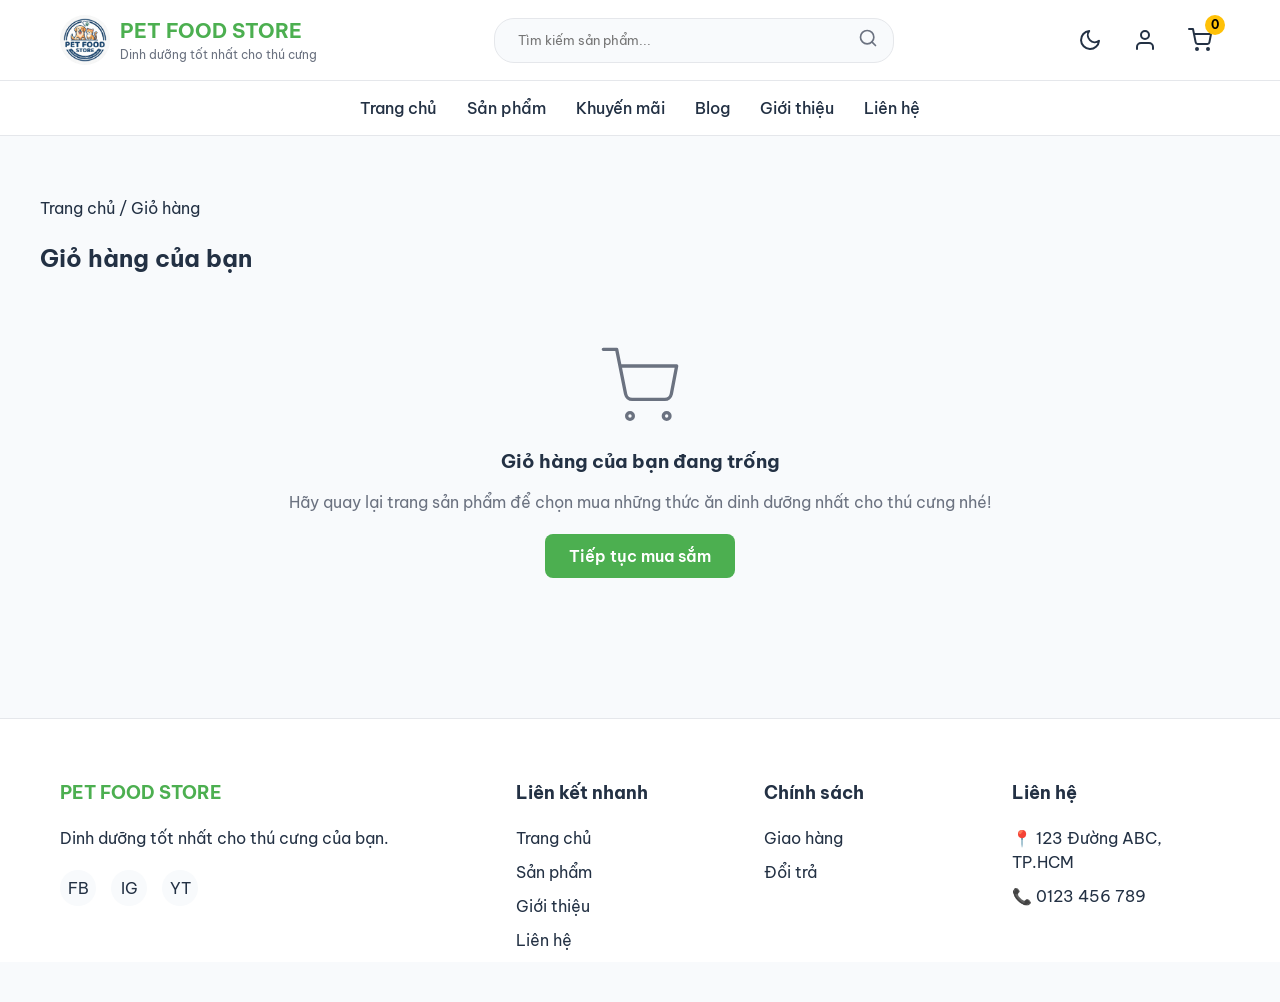
<file: cart.html>
<!DOCTYPE html>
<html lang="vi">
<head>
    <meta charset="UTF-8">
    <meta name="viewport" content="width=device-width, initial-scale=1.0">
    <title>Giỏ hàng - PET FOOD STORE</title>
    
    <link rel="preconnect" href="https://fonts.googleapis.com">
    <link rel="preconnect" href="https://fonts.gstatic.com" crossorigin>
    <link href="https://fonts.googleapis.com/css2?family=Be+Vietnam+Pro:wght@400;500;600;700&display=swap" rel="stylesheet">
    
    <link rel="stylesheet" href="css/style.css">
    <link rel="stylesheet" href="css/responsive.css">
    
    <style>
        .cart-layout {
            display: flex;
            gap: 30px;
            margin-top: 30px;
        }

        /* Cart Items Section */
        .cart-items-section {
            flex: 2;
            background-color: var(--card-bg);
            border-radius: var(--border-radius);
            box-shadow: var(--box-shadow);
            padding: 20px;
            height: fit-content;
        }

        .cart-header {
            display: grid;
            grid-template-columns: 3fr 1fr 1fr auto;
            padding-bottom: 15px;
            border-bottom: 1px solid var(--border-color);
            font-weight: 600;
            color: var(--text-muted);
            text-align: center;
        }
        
        .cart-header div:first-child {
            text-align: left;
        }

        .cart-list {
            display: flex;
            flex-direction: column;
        }

        .cart-item {
            display: grid;
            grid-template-columns: 3fr 1fr 1fr auto;
            align-items: center;
            padding: 20px 0;
            border-bottom: 1px solid var(--border-color);
            text-align: center;
        }

        .cart-item:last-child {
            border-bottom: none;
            padding-bottom: 0;
        }

        .cart-item-info {
            display: flex;
            align-items: center;
            gap: 15px;
            text-align: left;
        }

        .cart-item-img {
            width: 80px;
            height: 80px;
            object-fit: cover;
            border-radius: 8px;
            background-color: var(--bg-color);
        }

        .cart-item-name {
            font-weight: 600;
            font-size: 15px;
            display: -webkit-box;
            /* -webkit-line-clamp: 2; */
            -webkit-box-orient: vertical;
            overflow: hidden;
        }
        
        .cart-item-brand {
            font-size: 12px;
            color: var(--text-muted);
            margin-top: 5px;
        }

        .cart-item-price {
            font-weight: 600;
            color: var(--primary-color);
        }

        /* Quantity Controls */
        .qty-control {
            display: inline-flex;
            align-items: center;
            border: 1px solid var(--border-color);
            border-radius: 8px;
            overflow: hidden;
            margin: 0 auto;
        }

        .qty-btn {
            background-color: var(--bg-color);
            border: none;
            width: 30px;
            height: 30px;
            cursor: pointer;
            transition: var(--transition);
        }

        .qty-btn:hover {
            background-color: var(--border-color);
        }

        .qty-input {
            width: 40px;
            height: 30px;
            border: none;
            text-align: center;
            font-weight: 600;
            outline: none;
        }

        .btn-remove {
            background: transparent;
            border: none;
            color: #F44336;
            cursor: pointer;
            padding: 5px;
            transition: var(--transition);
        }
        
        .btn-remove:hover {
            color: #d32f2f;
            transform: scale(1.1);
        }

        /* Cart Summary Section */
        .cart-summary-section {
            flex: 1;
            background-color: var(--card-bg);
            border-radius: var(--border-radius);
            box-shadow: var(--box-shadow);
            padding: 25px;
            height: fit-content;
        }

        .summary-title {
            font-size: 18px;
            font-weight: 700;
            margin-bottom: 20px;
            padding-bottom: 15px;
            border-bottom: 1px solid var(--border-color);
        }

        .summary-row {
            display: flex;
            justify-content: space-between;
            margin-bottom: 15px;
            color: var(--text-main);
        }

        .summary-row.total {
            font-size: 20px;
            font-weight: 700;
            color: var(--primary-color);
            border-top: 1px solid var(--border-color);
            padding-top: 15px;
            margin-top: 15px;
        }

        /* Voucher */
        .voucher-box {
            display: flex;
            gap: 10px;
            margin: 20px 0;
        }
        
        .voucher-input {
            flex: 1;
            padding: 10px;
            border: 1px solid var(--border-color);
            border-radius: 8px;
            background-color: var(--bg-color);
            color: var(--text-main);
        }

        .btn-checkout {
            width: 100%;
            padding: 15px;
            font-size: 16px;
            margin-top: 10px;
        }

        .empty-cart {
            text-align: center;
            padding: 40px 20px;
        }
        
        .empty-cart svg {
            color: var(--text-muted);
            margin-bottom: 15px;
        }

        /* Responsive */
        @media (max-width: 992px) {
            .cart-layout {
                flex-direction: column;
            }
        }
        
        @media (max-width: 576px) {
            .cart-header {
                display: none;
            }
            .cart-item {
                grid-template-columns: 1fr;
                gap: 15px;
                text-align: left;
                position: relative;
            }
            .cart-item-info {
                align-items: flex-start;
            }
            .qty-control {
                margin: 0;
            }
            .btn-remove {
                position: absolute;
                top: 20px;
                right: 0;
            }
            .cart-item-price::before {
                content: 'Giá: ';
                font-weight: 400;
                color: var(--text-muted);
            }
        }
    </style>
</head>
<body>
    <header class="header" id="header">
        <div class="container header-inner">
            <a href="index.html" class="logo">
                <span class="logo-icon"></span>
                <div class="logo-text">
                    <h1>PET FOOD STORE</h1>
                    <p>Dinh dưỡng tốt nhất cho thú cưng</p>
                </div>
            </a>
            <div class="search-bar">
                <input type="text" id="searchInput" placeholder="Tìm kiếm sản phẩm...">
                <button type="button" id="searchBtn">
                    <svg viewBox="0 0 24 24" width="20" height="20" stroke="currentColor" stroke-width="2" fill="none" stroke-linecap="round" stroke-linejoin="round"><circle cx="11" cy="11" r="8"></circle><line x1="21" y1="21" x2="16.65" y2="16.65"></line></svg>
                </button>
            </div>
            <div class="header-actions">
                <button id="darkModeToggle" class="action-btn" title="Chế độ tối">
                    <svg viewBox="0 0 24 24" width="24" height="24" stroke="currentColor" stroke-width="2" fill="none" stroke-linecap="round" stroke-linejoin="round"><path d="M21 12.79A9 9 0 1 1 11.21 3 7 7 0 0 0 21 12.79z"></path></svg>
                </button>
                <a href="login.html" class="action-btn" title="Đăng nhập">
                    <svg viewBox="0 0 24 24" width="24" height="24" stroke="currentColor" stroke-width="2" fill="none" stroke-linecap="round" stroke-linejoin="round"><path d="M20 21v-2a4 4 0 0 0-4-4H8a4 4 0 0 0-4 4v2"></path><circle cx="12" cy="7" r="4"></circle></svg>
                </a>
                <!-- <a href="#" class="action-btn" title="Yêu thích">
                    <svg viewBox="0 0 24 24" width="24" height="24" stroke="currentColor" stroke-width="2" fill="none" stroke-linecap="round" stroke-linejoin="round"><path d="M20.84 4.61a5.5 5.5 0 0 0-7.78 0L12 5.67l-1.06-1.06a5.5 5.5 0 0 0-7.78 7.78l1.06 1.06L12 21.23l7.78-7.78 1.06-1.06a5.5 5.5 0 0 0 0-7.78z"></path></svg>
                    <span class="badge" id="wishlistCount">0</span>
                </a> -->
                <a href="cart.html" class="action-btn" title="Giỏ hàng">
                    <svg viewBox="0 0 24 24" width="24" height="24" stroke="currentColor" stroke-width="2" fill="none" stroke-linecap="round" stroke-linejoin="round"><circle cx="9" cy="21" r="1"></circle><circle cx="20" cy="21" r="1"></circle><path d="M1 1h4l2.68 13.39a2 2 0 0 0 2 1.61h9.72a2 2 0 0 0 2-1.61L23 6H6"></path></svg>
                    <span class="badge" id="cartCount">0</span>
                </a>
                <button class="hamburger" id="hamburgerBtn">
                    <svg viewBox="0 0 24 24" width="24" height="24" stroke="currentColor" stroke-width="2" fill="none" stroke-linecap="round" stroke-linejoin="round"><line x1="3" y1="12" x2="21" y2="12"></line><line x1="3" y1="6" x2="21" y2="6"></line><line x1="3" y1="18" x2="21" y2="18"></line></svg>
                </button>
            </div>
        </div>
        <nav class="navbar" id="navbar">
            <div class="container">
                <ul class="nav-list">
                    <li><a href="index.html">Trang chủ</a></li>
                    <li><a href="products.html">Sản phẩm</a></li>
                    <li><a href="promotions.html">Khuyến mãi</a></li>
                    <li><a href="blog.html">Blog</a></li>
                    <li><a href="about.html">Giới thiệu</a></li>
                    <li><a href="contact.html">Liên hệ</a></li>
                </ul>
            </div>
        </nav>
    </header>

    <main class="container section-padding">
        <div class="breadcrumb">
            <a href="index.html">Trang chủ</a> / <span>Giỏ hàng</span>
        </div>

        <h2 class="section-title" style="margin-top: 20px;">Giỏ hàng của bạn</h2>

        <div class="cart-layout" id="cartLayout">
            <section class="cart-items-section">
                <div class="cart-header" id="cartHeader">
                    <div>Sản phẩm</div>
                    <div>Đơn giá</div>
                    <div>Số lượng</div>
                    <div>Thao tác</div>
                </div>
                
                <div class="cart-list" id="cartItemsContainer">
                    <div style="padding: 40px; text-align: center;">Đang tải giỏ hàng...</div>
                </div>
            </section>

            <section class="cart-summary-section" id="cartSummaryBlock">
                <h3 class="summary-title">Tóm tắt đơn hàng</h3>
                
                <div class="summary-row">
                    <span>Tạm tính:</span>
                    <strong id="subTotal">0 đ</strong>
                </div>
                <div class="summary-row">
                    <span>Phí vận chuyển:</span>
                    <strong id="shippingFee">30.000 đ</strong>
                </div>
                <div class="summary-row" id="discountRow" style="display: none; color: var(--primary-color);">
                    <span>Giảm giá (Voucher):</span>
                    <strong id="discountAmount">-0 đ</strong>
                </div>

                <div class="voucher-box">
                    <input type="text" id="voucherCode" class="voucher-input" placeholder="Nhập mã giảm giá">
                    <button id="applyVoucherBtn" class="btn btn-primary">Áp dụng</button>
                </div>

                <div class="summary-row total">
                    <span>Tổng tiền:</span>
                    <span id="totalPrice">0 đ</span>
                </div>

                <button class="btn btn-primary btn-checkout" id="checkoutBtn">Tiến hành thanh toán</button>
            </section>
        </div>
    </main>

    <footer class="footer">
        <div class="container footer-grid">
            <div class="footer-col">
                <h3 class="footer-logo">PET FOOD STORE</h3>
                <p>Dinh dưỡng tốt nhất cho thú cưng của bạn.</p>
                <div class="social-links">
                    <a href="#">FB</a>
                    <a href="#">IG</a>
                    <a href="#">YT</a>
                </div>
            </div>
            <div class="footer-col">
                <h3>Liên kết nhanh</h3>
                <ul>
                    <li><a href="index.html">Trang chủ</a></li>
                    <li><a href="products.html">Sản phẩm</a></li>
                    <li><a href="about.html">Giới thiệu</a></li>
                    <li><a href="contact.html">Liên hệ</a></li>
                </ul>
            </div>
            <div class="footer-col">
                <h3>Chính sách</h3>
                <ul>
                    <li><a href="#">Giao hàng</a></li>
                    <li><a href="#">Đổi trả</a></li>
                </ul>
            </div>
            <div class="footer-col">
                <h3>Liên hệ</h3>
                <ul>
                    <li>📍 123 Đường ABC, TP.HCM</li>
                    <li>📞 0123 456 789</li>
                </ul>
            </div>
        </div>
    </footer>

    <button id="backToTop" class="back-to-top" title="Lên đầu trang">
        <svg viewBox="0 0 24 24" width="24" height="24" stroke="currentColor" stroke-width="2" fill="none" stroke-linecap="round" stroke-linejoin="round"><polyline points="18 15 12 9 6 15"></polyline></svg>
    </button>
    <div id="toastContainer" class="toast-container"></div>

    <script src="js/main.js"></script>
    <script src="js/cart.js"></script>
</body>
</html>
</file>
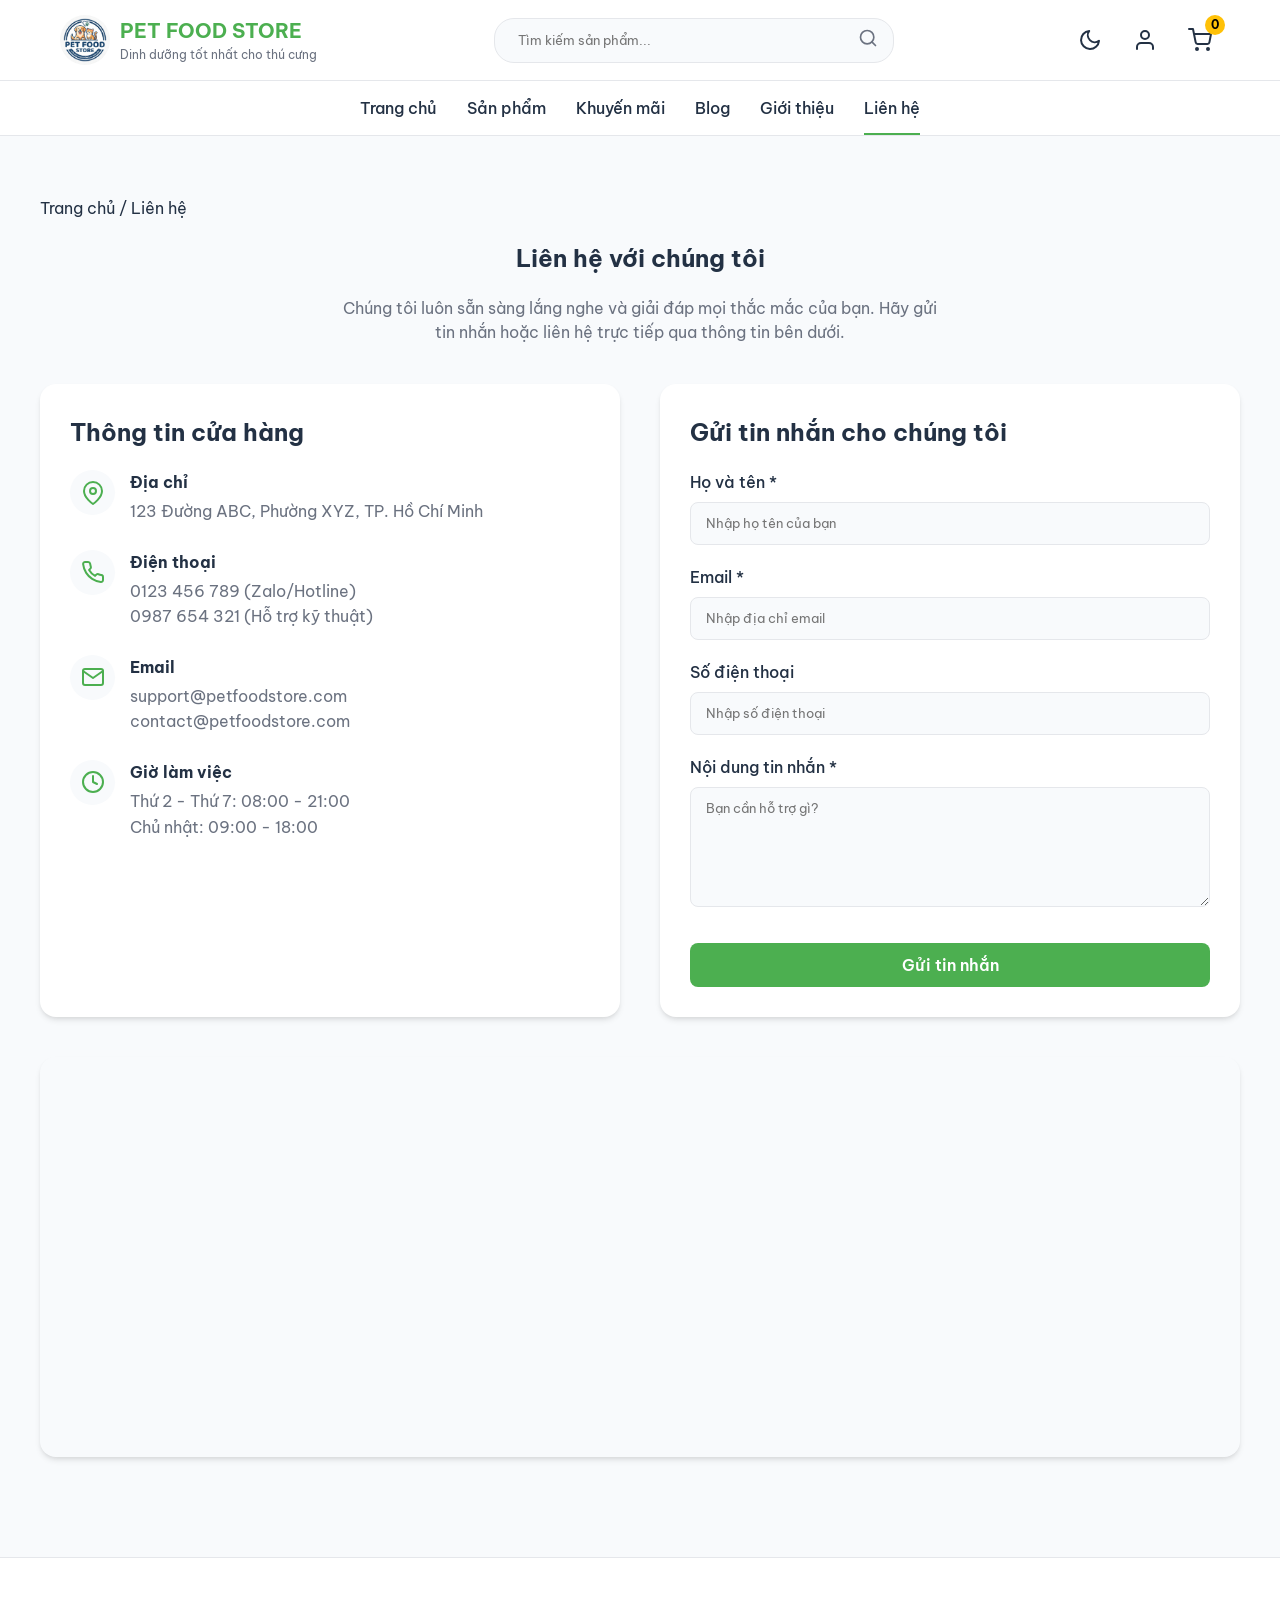
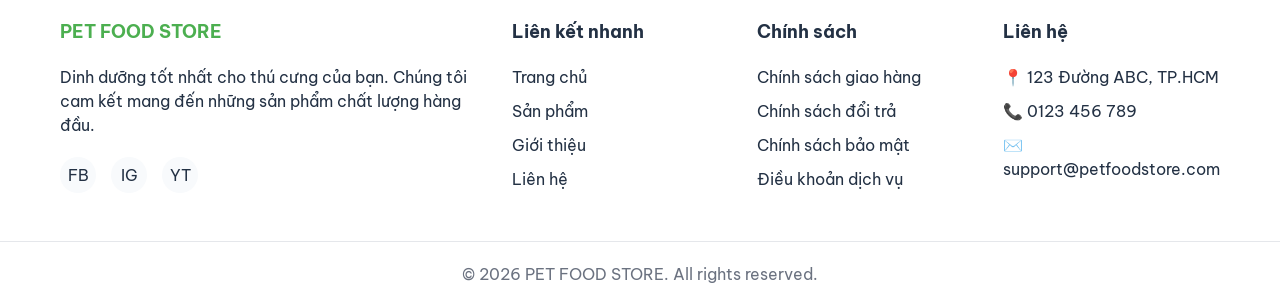
<file: contact.html>
<!DOCTYPE html>
<html lang="vi">
<head>
    <meta charset="UTF-8">
    <meta name="viewport" content="width=device-width, initial-scale=1.0">
    <title>Liên hệ - PET FOOD STORE</title>
    
    <link rel="preconnect" href="https://fonts.googleapis.com">
    <link rel="preconnect" href="https://fonts.gstatic.com" crossorigin>
    <link href="https://fonts.googleapis.com/css2?family=Be+Vietnam+Pro:wght@400;500;600;700&display=swap" rel="stylesheet">
    
    <link rel="stylesheet" href="css/style.css">
    <link rel="stylesheet" href="css/responsive.css">
    
    <style>
        .contact-layout {
            display: grid;
            grid-template-columns: 1fr 1fr;
            gap: 40px;
            margin-top: 40px;
        }

        .contact-info, .contact-form-container {
            background-color: var(--card-bg);
            padding: 30px;
            border-radius: var(--border-radius);
            box-shadow: var(--box-shadow);
        }

        .contact-title {
            font-size: 24px;
            margin-bottom: 20px;
            color: var(--text-main);
        }

        /* Thông tin liên hệ (Bên trái) */
        .info-item {
            display: flex;
            align-items: flex-start;
            gap: 15px;
            margin-bottom: 25px;
        }

        .info-icon {
            background-color: var(--bg-color);
            color: var(--primary-color);
            width: 45px;
            height: 45px;
            display: flex;
            align-items: center;
            justify-content: center;
            border-radius: 50%;
            flex-shrink: 0;
        }

        .info-content h4 {
            font-size: 16px;
            margin-bottom: 5px;
        }

        .info-content p {
            color: var(--text-muted);
            line-height: 1.6;
        }

        /* Form liên hệ (Bên phải) */
        .form-group {
            margin-bottom: 20px;
        }

        .form-group label {
            display: block;
            margin-bottom: 8px;
            font-weight: 500;
        }

        .form-control {
            width: 100%;
            padding: 12px 15px;
            border: 1px solid var(--border-color);
            border-radius: 8px;
            background-color: var(--bg-color);
            color: var(--text-main);
            transition: var(--transition);
            outline: none;
            font-family: inherit;
        }

        .form-control:focus {
            border-color: var(--primary-color);
            box-shadow: 0 0 0 3px rgba(76, 175, 80, 0.1);
        }

        textarea.form-control {
            resize: vertical;
            min-height: 120px;
        }

        .btn-submit {
            width: 100%;
            padding: 12px;
            font-size: 16px;
            margin-top: 10px;
        }

        /* Bản đồ Google Maps */
        .map-container {
            margin-top: 40px;
            border-radius: var(--border-radius);
            overflow: hidden;
            box-shadow: var(--box-shadow);
            height: 400px;
        }

        .map-container iframe {
            width: 100%;
            height: 100%;
            border: 0;
        }

        /* Responsive */
        @media (max-width: 768px) {
            .contact-layout {
                grid-template-columns: 1fr;
            }
        }
    </style>
</head>
<body>
    <header class="header" id="header">
        <div class="container header-inner">
            <a href="index.html" class="logo">
                <span class="logo-icon"></span>
                <div class="logo-text">
                    <h1>PET FOOD STORE</h1>
                    <p>Dinh dưỡng tốt nhất cho thú cưng</p>
                </div>
            </a>
            <div class="search-bar">
                <input type="text" id="searchInput" placeholder="Tìm kiếm sản phẩm...">
                <button type="button" id="searchBtn">
                    <svg viewBox="0 0 24 24" width="20" height="20" stroke="currentColor" stroke-width="2" fill="none" stroke-linecap="round" stroke-linejoin="round"><circle cx="11" cy="11" r="8"></circle><line x1="21" y1="21" x2="16.65" y2="16.65"></line></svg>
                </button>
            </div>
            <div class="header-actions">
                <button id="darkModeToggle" class="action-btn" title="Chế độ tối">
                    <svg viewBox="0 0 24 24" width="24" height="24" stroke="currentColor" stroke-width="2" fill="none" stroke-linecap="round" stroke-linejoin="round"><path d="M21 12.79A9 9 0 1 1 11.21 3 7 7 0 0 0 21 12.79z"></path></svg>
                </button>
                <a href="login.html" class="action-btn" title="Đăng nhập">
                    <svg viewBox="0 0 24 24" width="24" height="24" stroke="currentColor" stroke-width="2" fill="none" stroke-linecap="round" stroke-linejoin="round"><path d="M20 21v-2a4 4 0 0 0-4-4H8a4 4 0 0 0-4 4v2"></path><circle cx="12" cy="7" r="4"></circle></svg>
                </a>
                <!-- <a href="#" class="action-btn" title="Yêu thích">
                    <svg viewBox="0 0 24 24" width="24" height="24" stroke="currentColor" stroke-width="2" fill="none" stroke-linecap="round" stroke-linejoin="round"><path d="M20.84 4.61a5.5 5.5 0 0 0-7.78 0L12 5.67l-1.06-1.06a5.5 5.5 0 0 0-7.78 7.78l1.06 1.06L12 21.23l7.78-7.78 1.06-1.06a5.5 5.5 0 0 0 0-7.78z"></path></svg>
                    <span class="badge" id="wishlistCount">0</span>
                </a> -->
                <a href="cart.html" class="action-btn" title="Giỏ hàng">
                    <svg viewBox="0 0 24 24" width="24" height="24" stroke="currentColor" stroke-width="2" fill="none" stroke-linecap="round" stroke-linejoin="round"><circle cx="9" cy="21" r="1"></circle><circle cx="20" cy="21" r="1"></circle><path d="M1 1h4l2.68 13.39a2 2 0 0 0 2 1.61h9.72a2 2 0 0 0 2-1.61L23 6H6"></path></svg>
                    <span class="badge" id="cartCount">0</span>
                </a>
                <button class="hamburger" id="hamburgerBtn">
                    <svg viewBox="0 0 24 24" width="24" height="24" stroke="currentColor" stroke-width="2" fill="none" stroke-linecap="round" stroke-linejoin="round"><line x1="3" y1="12" x2="21" y2="12"></line><line x1="3" y1="6" x2="21" y2="6"></line><line x1="3" y1="18" x2="21" y2="18"></line></svg>
                </button>
            </div>
        </div>
        <nav class="navbar" id="navbar">
            <div class="container">
                <ul class="nav-list">
                    <li><a href="index.html">Trang chủ</a></li>
                    <li><a href="products.html">Sản phẩm</a></li>
                    <li><a href="promotions.html">Khuyến mãi</a></li>
                    <li><a href="blog.html">Blog</a></li>
                    <li><a href="about.html">Giới thiệu</a></li>
                    <li><a href="contact.html" class="active">Liên hệ</a></li>
                </ul>
            </div>
        </nav>
    </header>

    <main class="container section-padding">
        <div class="breadcrumb" style="margin-bottom: 20px;">
            <a href="index.html">Trang chủ</a> / <span>Liên hệ</span>
        </div>

        <div class="section-header" style="justify-content: center; text-align: center; margin-bottom: 10px;">
            <h2 class="section-title" style="margin-bottom: 10px;">Liên hệ với chúng tôi</h2>
        </div>
        <p style="text-align: center; color: var(--text-muted); max-width: 600px; margin: 0 auto;">Chúng tôi luôn sẵn sàng lắng nghe và giải đáp mọi thắc mắc của bạn. Hãy gửi tin nhắn hoặc liên hệ trực tiếp qua thông tin bên dưới.</p>

        <div class="contact-layout">
            <div class="contact-info">
                <h3 class="contact-title">Thông tin cửa hàng</h3>
                
                <div class="info-item">
                    <div class="info-icon">
                        <svg viewBox="0 0 24 24" width="24" height="24" stroke="currentColor" stroke-width="2" fill="none" stroke-linecap="round" stroke-linejoin="round"><path d="M21 10c0 7-9 13-9 13s-9-6-9-13a9 9 0 0 1 18 0z"></path><circle cx="12" cy="10" r="3"></circle></svg>
                    </div>
                    <div class="info-content">
                        <h4>Địa chỉ</h4>
                        <p>123 Đường ABC, Phường XYZ, TP. Hồ Chí Minh</p>
                    </div>
                </div>
                
                <div class="info-item">
                    <div class="info-icon">
                        <svg viewBox="0 0 24 24" width="24" height="24" stroke="currentColor" stroke-width="2" fill="none" stroke-linecap="round" stroke-linejoin="round"><path d="M22 16.92v3a2 2 0 0 1-2.18 2 19.79 19.79 0 0 1-8.63-3.07 19.5 19.5 0 0 1-6-6 19.79 19.79 0 0 1-3.07-8.67A2 2 0 0 1 4.11 2h3a2 2 0 0 1 2 1.72 12.84 12.84 0 0 0 .7 2.81 2 2 0 0 1-.45 2.11L8.09 9.91a16 16 0 0 0 6 6l1.27-1.27a2 2 0 0 1 2.11-.45 12.84 12.84 0 0 0 2.81.7A2 2 0 0 1 22 16.92z"></path></svg>
                    </div>
                    <div class="info-content">
                        <h4>Điện thoại</h4>
                        <p>0123 456 789 (Zalo/Hotline)<br>0987 654 321 (Hỗ trợ kỹ thuật)</p>
                    </div>
                </div>
                
                <div class="info-item">
                    <div class="info-icon">
                        <svg viewBox="0 0 24 24" width="24" height="24" stroke="currentColor" stroke-width="2" fill="none" stroke-linecap="round" stroke-linejoin="round"><path d="M4 4h16c1.1 0 2 .9 2 2v12c0 1.1-.9 2-2 2H4c-1.1 0-2-.9-2-2V6c0-1.1.9-2 2-2z"></path><polyline points="22,6 12,13 2,6"></polyline></svg>
                    </div>
                    <div class="info-content">
                        <h4>Email</h4>
                        <p>support@petfoodstore.com<br>contact@petfoodstore.com</p>
                    </div>
                </div>

                <div class="info-item">
                    <div class="info-icon">
                        <svg viewBox="0 0 24 24" width="24" height="24" stroke="currentColor" stroke-width="2" fill="none" stroke-linecap="round" stroke-linejoin="round"><circle cx="12" cy="12" r="10"></circle><polyline points="12 6 12 12 16 14"></polyline></svg>
                    </div>
                    <div class="info-content">
                        <h4>Giờ làm việc</h4>
                        <p>Thứ 2 - Thứ 7: 08:00 - 21:00<br>Chủ nhật: 09:00 - 18:00</p>
                    </div>
                </div>
            </div>

            <div class="contact-form-container">
                <h3 class="contact-title">Gửi tin nhắn cho chúng tôi</h3>
                <form id="contactForm" onsubmit="event.preventDefault(); window.showToast('Tin nhắn của bạn đã được gửi. Chúng tôi sẽ phản hồi sớm nhất!', 'success'); this.reset();">
                    <div class="form-group">
                        <label for="contactName">Họ và tên *</label>
                        <input type="text" id="contactName" class="form-control" placeholder="Nhập họ tên của bạn" required>
                    </div>
                    
                    <div class="form-group">
                        <label for="contactEmail">Email *</label>
                        <input type="email" id="contactEmail" class="form-control" placeholder="Nhập địa chỉ email" required>
                    </div>

                    <div class="form-group">
                        <label for="contactPhone">Số điện thoại</label>
                        <input type="tel" id="contactPhone" class="form-control" placeholder="Nhập số điện thoại">
                    </div>
                    
                    <div class="form-group">
                        <label for="contactMessage">Nội dung tin nhắn *</label>
                        <textarea id="contactMessage" class="form-control" placeholder="Bạn cần hỗ trợ gì?" required></textarea>
                    </div>
                    
                    <button type="submit" class="btn btn-primary btn-submit">Gửi tin nhắn</button>
                </form>
            </div>
        </div>

        <div class="map-container">
        <iframe src="https://www.google.com/maps/embed?pb=!1m18!1m12!1m3!1d3919.3490905152344!2d106.63954227377504!3d10.78455255904636!2m3!1f0!2f0!3f0!3m2!1i1024!2i768!4f13.1!3m3!1m2!1s0x31752eb1cd7d4e49%3A0x411ab56b2abeaf38!2zNjEzIMOCdSBDxqEsIFTDom4gUGjDuiwgSOG7kyBDaMOtIE1pbmggNzAwMDAwLCBWaWV0bmFt!5e0!3m2!1sen!2s!4v1783485988202!5m2!1sen!2s" width="600" height="450" style="border:0;" allowfullscreen="" loading="lazy" referrerpolicy="strict-origin-when-cross-origin">

        </iframe>
        </div>
    </main>

    <footer class="footer">
        <div class="container footer-grid">
            <div class="footer-col">
                <h3 class="footer-logo">PET FOOD STORE</h3>
                <p>Dinh dưỡng tốt nhất cho thú cưng của bạn. Chúng tôi cam kết mang đến những sản phẩm chất lượng hàng đầu.</p>
                <div class="social-links">
                    <a href="#">FB</a>
                    <a href="#">IG</a>
                    <a href="#">YT</a>
                </div>
            </div>
            <div class="footer-col">
                <h3>Liên kết nhanh</h3>
                <ul>
                    <li><a href="index.html">Trang chủ</a></li>
                    <li><a href="products.html">Sản phẩm</a></li>
                    <li><a href="about.html">Giới thiệu</a></li>
                    <li><a href="contact.html">Liên hệ</a></li>
                </ul>
            </div>
            <div class="footer-col">
                <h3>Chính sách</h3>
                <ul>
                    <li><a href="#">Chính sách giao hàng</a></li>
                    <li><a href="#">Chính sách đổi trả</a></li>
                    <li><a href="#">Chính sách bảo mật</a></li>
                    <li><a href="#">Điều khoản dịch vụ</a></li>
                </ul>
            </div>
            <div class="footer-col">
                <h3>Liên hệ</h3>
                <ul>
                    <li>📍 123 Đường ABC, TP.HCM</li>
                    <li>📞 0123 456 789</li>
                    <li>✉️ support@petfoodstore.com</li>
                </ul>
            </div>
        </div>
        <div class="footer-bottom">
            <p>&copy; 2026 PET FOOD STORE. All rights reserved.</p>
        </div>
    </footer>

    <button id="backToTop" class="back-to-top" title="Lên đầu trang">
        <svg viewBox="0 0 24 24" width="24" height="24" stroke="currentColor" stroke-width="2" fill="none" stroke-linecap="round" stroke-linejoin="round"><polyline points="18 15 12 9 6 15"></polyline></svg>
    </button>

    <div id="toastContainer" class="toast-container"></div>

    <script src="js/main.js"></script>
    <script src="js/slider.js"></script>
    <script src="js/products.js"></script> 
</body>
</html>
</file>
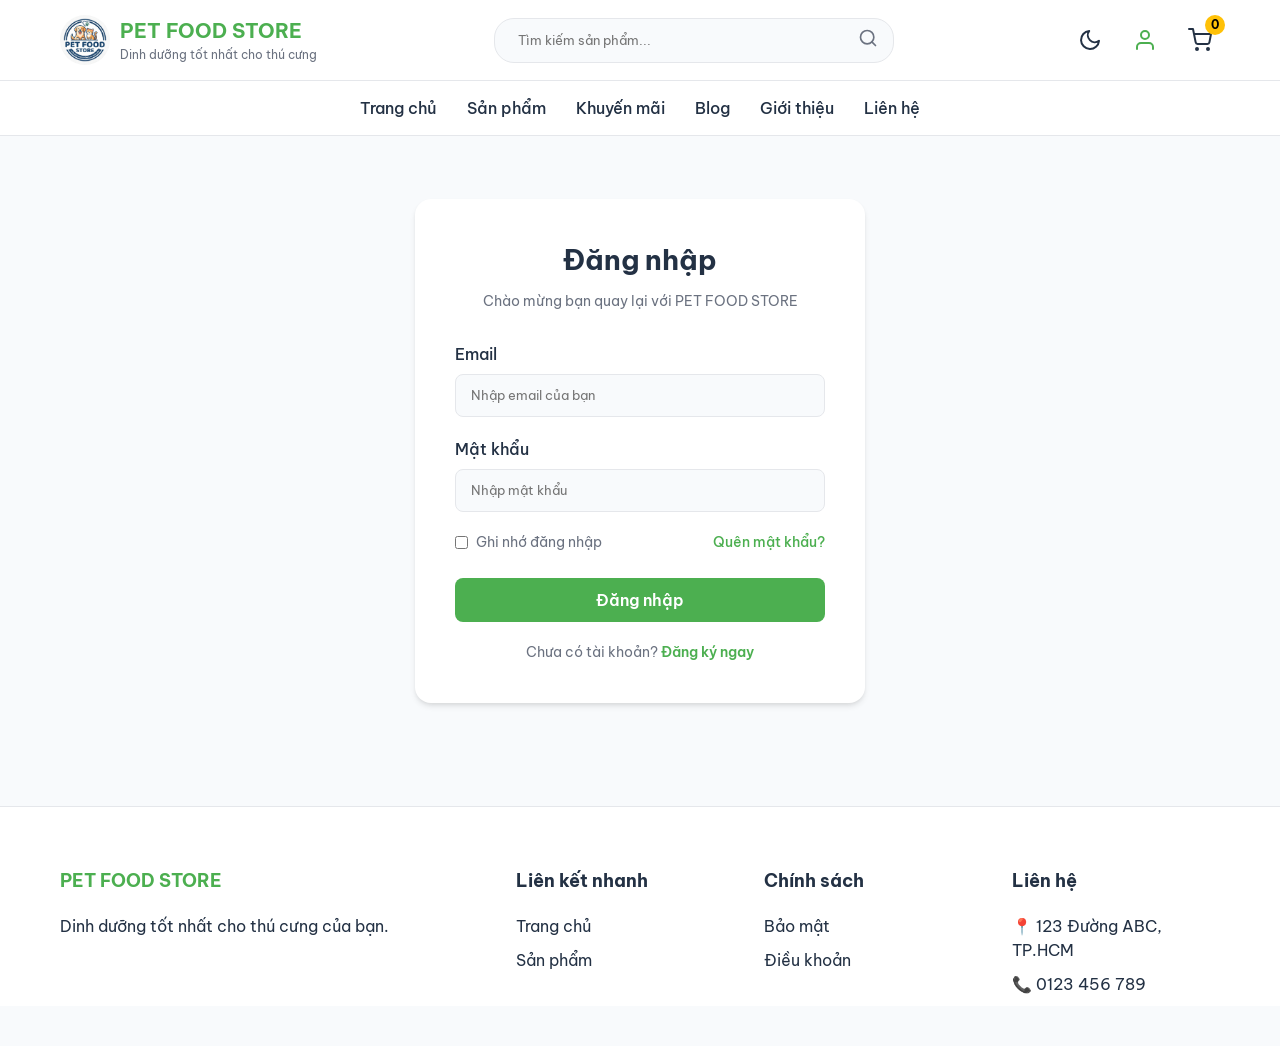
<file: login.html>
<!DOCTYPE html>
<html lang="vi">
<head>
    <meta charset="UTF-8">
    <meta name="viewport" content="width=device-width, initial-scale=1.0">
    <title>Đăng nhập - PET FOOD STORE</title>
    
    <link rel="preconnect" href="https://fonts.googleapis.com">
    <link rel="preconnect" href="https://fonts.gstatic.com" crossorigin>
    <link href="https://fonts.googleapis.com/css2?family=Be+Vietnam+Pro:wght@400;500;600;700&display=swap" rel="stylesheet">
    
    <link rel="stylesheet" href="css/style.css">
    <link rel="stylesheet" href="css/responsive.css">
    
    <style>
        .auth-page {
            display: flex;
            align-items: center;
            justify-content: center;
            min-height: 70vh;
        }

        .auth-container {
            background-color: var(--card-bg);
            border-radius: var(--border-radius);
            box-shadow: var(--box-shadow);
            padding: 40px;
            width: 100%;
            max-width: 450px;
        }

        .auth-title {
            text-align: center;
            font-size: 28px;
            margin-bottom: 10px;
            color: var(--text-main);
        }

        .auth-subtitle {
            text-align: center;
            color: var(--text-muted);
            margin-bottom: 30px;
            font-size: 14px;
        }

        .form-group {
            margin-bottom: 20px;
        }

        .form-group label {
            display: block;
            margin-bottom: 8px;
            font-weight: 500;
        }

        .form-control {
            width: 100%;
            padding: 12px 15px;
            border: 1px solid var(--border-color);
            border-radius: 8px;
            background-color: var(--bg-color);
            color: var(--text-main);
            transition: var(--transition);
            outline: none;
        }

        .form-control:focus {
            border-color: var(--primary-color);
            box-shadow: 0 0 0 3px rgba(76, 175, 80, 0.1);
        }

        .error-message {
            color: #F44336;
            font-size: 12px;
            margin-top: 5px;
            display: none; /* Mặc định ẩn, JS sẽ hiển thị khi có lỗi */
        }

        .form-group.error .form-control {
            border-color: #F44336;
        }

        .form-group.error .error-message {
            display: block;
        }

        .form-actions-row {
            display: flex;
            justify-content: space-between;
            align-items: center;
            margin-bottom: 25px;
            font-size: 14px;
        }

        .remember-me {
            display: flex;
            align-items: center;
            gap: 8px;
            cursor: pointer;
            color: var(--text-muted);
        }

        .remember-me input {
            accent-color: var(--primary-color);
            cursor: pointer;
        }

        .forgot-password {
            color: var(--primary-color);
            font-weight: 500;
        }

        .forgot-password:hover {
            text-decoration: underline;
        }

        .btn-full {
            width: 100%;
            padding: 12px;
            font-size: 16px;
            margin-bottom: 20px;
        }

        .auth-redirect {
            text-align: center;
            color: var(--text-muted);
            font-size: 14px;
        }

        .auth-redirect a {
            color: var(--primary-color);
            font-weight: 600;
        }

        .auth-redirect a:hover {
            text-decoration: underline;
        }
    </style>
</head>
<body>
    <header class="header" id="header">
        <div class="container header-inner">
            <a href="index.html" class="logo">
                <span class="logo-icon"></span>
                <div class="logo-text">
                    <h1>PET FOOD STORE</h1>
                    <p>Dinh dưỡng tốt nhất cho thú cưng</p>
                </div>
            </a>
            <div class="search-bar">
                <input type="text" id="searchInput" placeholder="Tìm kiếm sản phẩm...">
                <button type="button" id="searchBtn">
                    <svg viewBox="0 0 24 24" width="20" height="20" stroke="currentColor" stroke-width="2" fill="none" stroke-linecap="round" stroke-linejoin="round"><circle cx="11" cy="11" r="8"></circle><line x1="21" y1="21" x2="16.65" y2="16.65"></line></svg>
                </button>
            </div>
            <div class="header-actions">
                <button id="darkModeToggle" class="action-btn" title="Chế độ tối">
                    <svg viewBox="0 0 24 24" width="24" height="24" stroke="currentColor" stroke-width="2" fill="none" stroke-linecap="round" stroke-linejoin="round"><path d="M21 12.79A9 9 0 1 1 11.21 3 7 7 0 0 0 21 12.79z"></path></svg>
                </button>
                <a href="login.html" class="action-btn" title="Đăng nhập" style="color: var(--primary-color);">
                    <svg viewBox="0 0 24 24" width="24" height="24" stroke="currentColor" stroke-width="2" fill="none" stroke-linecap="round" stroke-linejoin="round"><path d="M20 21v-2a4 4 0 0 0-4-4H8a4 4 0 0 0-4 4v2"></path><circle cx="12" cy="7" r="4"></circle></svg>
                </a>
                <!-- <a href="#" class="action-btn" title="Yêu thích">
                    <svg viewBox="0 0 24 24" width="24" height="24" stroke="currentColor" stroke-width="2" fill="none" stroke-linecap="round" stroke-linejoin="round"><path d="M20.84 4.61a5.5 5.5 0 0 0-7.78 0L12 5.67l-1.06-1.06a5.5 5.5 0 0 0-7.78 7.78l1.06 1.06L12 21.23l7.78-7.78 1.06-1.06a5.5 5.5 0 0 0 0-7.78z"></path></svg>
                    <span class="badge" id="wishlistCount">0</span>
                </a> -->
                <a href="cart.html" class="action-btn" title="Giỏ hàng">
                    <svg viewBox="0 0 24 24" width="24" height="24" stroke="currentColor" stroke-width="2" fill="none" stroke-linecap="round" stroke-linejoin="round"><circle cx="9" cy="21" r="1"></circle><circle cx="20" cy="21" r="1"></circle><path d="M1 1h4l2.68 13.39a2 2 0 0 0 2 1.61h9.72a2 2 0 0 0 2-1.61L23 6H6"></path></svg>
                    <span class="badge" id="cartCount">0</span>
                </a>
                <button class="hamburger" id="hamburgerBtn">
                    <svg viewBox="0 0 24 24" width="24" height="24" stroke="currentColor" stroke-width="2" fill="none" stroke-linecap="round" stroke-linejoin="round"><line x1="3" y1="12" x2="21" y2="12"></line><line x1="3" y1="6" x2="21" y2="6"></line><line x1="3" y1="18" x2="21" y2="18"></line></svg>
                </button>
            </div>
        </div>
        <nav class="navbar" id="navbar">
            <div class="container">
                <ul class="nav-list">
                    <li><a href="index.html">Trang chủ</a></li>
                    <li><a href="products.html">Sản phẩm</a></li>
                    <li><a href="promotions.html">Khuyến mãi</a></li>
                    <li><a href="blog.html">Blog</a></li>
                    <li><a href="about.html">Giới thiệu</a></li>
                    <li><a href="contact.html">Liên hệ</a></li>
                </ul>
            </div>
        </nav>
    </header>

    <main class="container section-padding auth-page">
        <div class="auth-container">
            <h2 class="auth-title">Đăng nhập</h2>
            <p class="auth-subtitle">Chào mừng bạn quay lại với PET FOOD STORE</p>
            
            <form id="loginForm">
                <div class="form-group" id="emailGroup">
                    <label for="loginEmail">Email</label>
                    <input type="email" id="loginEmail" class="form-control" placeholder="Nhập email của bạn">
                    <div class="error-message" id="emailError">Email không hợp lệ</div>
                </div>
                
                <div class="form-group" id="passwordGroup">
                    <label for="loginPassword">Mật khẩu</label>
                    <input type="password" id="loginPassword" class="form-control" placeholder="Nhập mật khẩu">
                    <div class="error-message" id="passwordError">Mật khẩu không được để trống</div>
                </div>
                
                <div class="form-actions-row">
                    <label class="remember-me">
                        <input type="checkbox" id="rememberMe"> Ghi nhớ đăng nhập
                    </label>
                    <a href="#" class="forgot-password">Quên mật khẩu?</a>
                </div>
                
                <button type="submit" class="btn btn-primary btn-full">Đăng nhập</button>
                
                <p class="auth-redirect">Chưa có tài khoản? <a href="register.html">Đăng ký ngay</a></p>
            </form>
        </div>
    </main>

    <footer class="footer">
        <div class="container footer-grid">
            <div class="footer-col">
                <h3 class="footer-logo">PET FOOD STORE</h3>
                <p>Dinh dưỡng tốt nhất cho thú cưng của bạn.</p>
            </div>
            <div class="footer-col">
                <h3>Liên kết nhanh</h3>
                <ul>
                    <li><a href="index.html">Trang chủ</a></li>
                    <li><a href="products.html">Sản phẩm</a></li>
                </ul>
            </div>
            <div class="footer-col">
                <h3>Chính sách</h3>
                <ul>
                    <li><a href="#">Bảo mật</a></li>
                    <li><a href="#">Điều khoản</a></li>
                </ul>
            </div>
            <div class="footer-col">
                <h3>Liên hệ</h3>
                <ul>
                    <li>📍 123 Đường ABC, TP.HCM</li>
                    <li>📞 0123 456 789</li>
                </ul>
            </div>
        </div>
    </footer>

    <div id="toastContainer" class="toast-container"></div>

    <script src="js/main.js"></script>
    <script src="js/auth.js"></script>
</body>
</html>
</file>
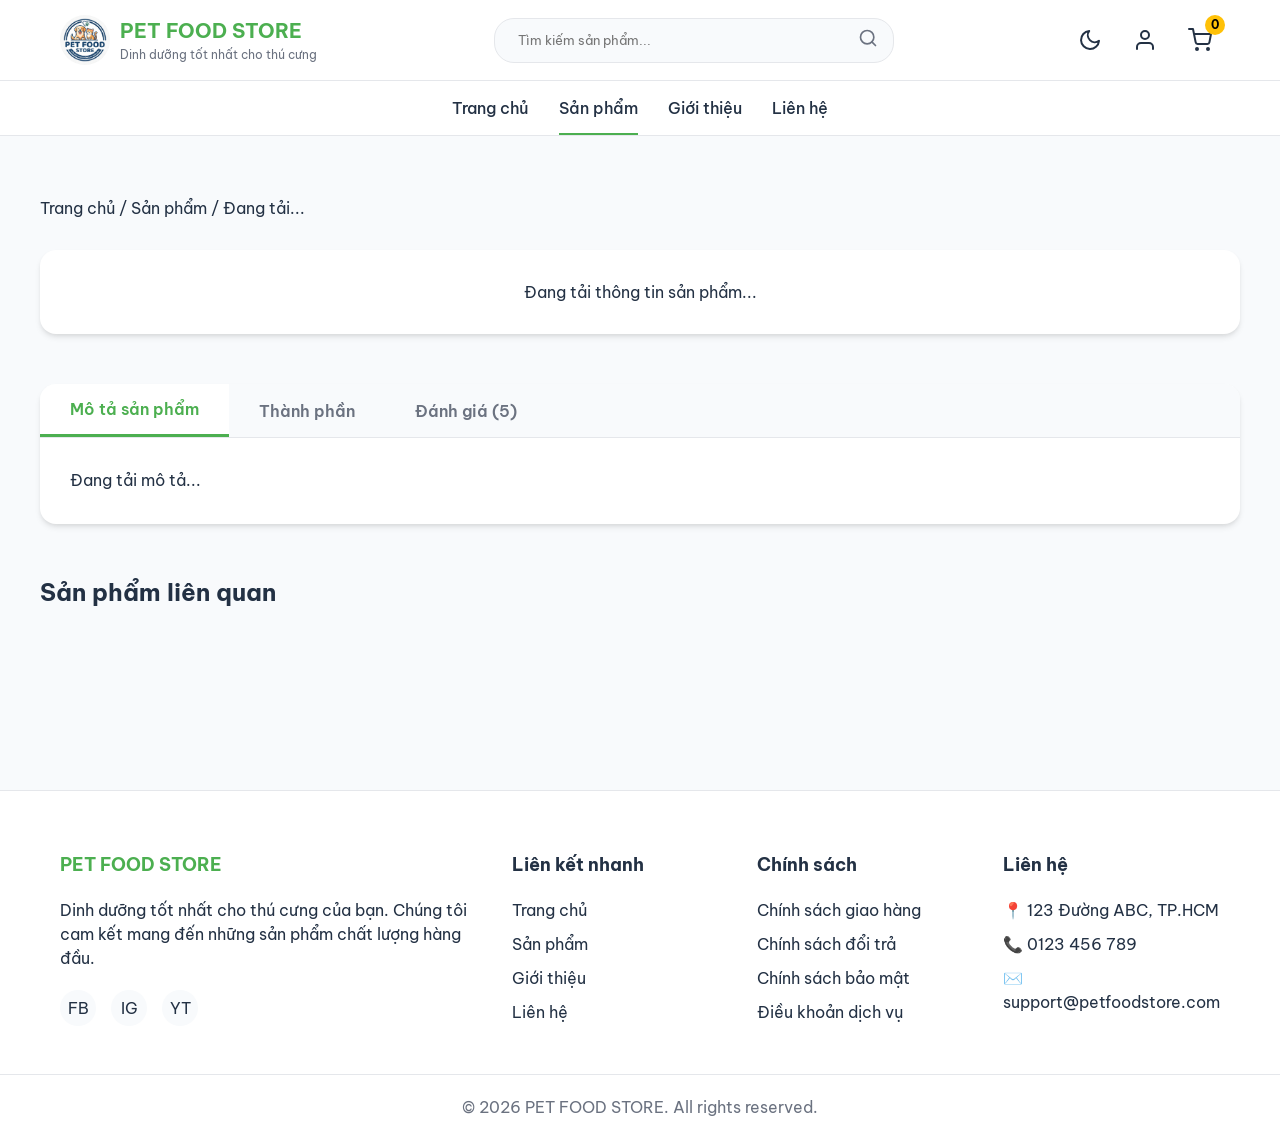
<file: product-detail.html>
<!DOCTYPE html>
<html lang="vi">
<head>
    <meta charset="UTF-8">
    <meta name="viewport" content="width=device-width, initial-scale=1.0">
    <title>Chi tiết sản phẩm - PET FOOD STORE</title>
    
    <link rel="preconnect" href="https://fonts.googleapis.com">
    <link rel="preconnect" href="https://fonts.gstatic.com" crossorigin>
    <link href="https://fonts.googleapis.com/css2?family=Be+Vietnam+Pro:wght@400;500;600;700&display=swap" rel="stylesheet">
    
    <link rel="stylesheet" href="css/style.css">
    <link rel="stylesheet" href="css/responsive.css">
    
    <style>
        .product-detail-layout {
            display: grid;
            grid-template-columns: 1fr 1fr;
            gap: 40px;
            margin-top: 30px;
            background-color: var(--card-bg);
            padding: 30px;
            border-radius: var(--border-radius);
            box-shadow: var(--box-shadow);
        }

        /* Gallery */
        .product-gallery {
            display: flex;
            flex-direction: column;
            gap: 15px;
        }
        
        .main-image {
            width: 100%;
            height: 400px;
            object-fit: cover;
            border-radius: var(--border-radius);
            background-color: var(--bg-color);
        }
        
        .thumbnail-list {
            display: flex;
            gap: 10px;
        }
        
        .thumbnail {
            width: 80px;
            height: 80px;
            object-fit: cover;
            border-radius: 8px;
            cursor: pointer;
            border: 2px solid transparent;
            transition: var(--transition);
            background-color: var(--bg-color);
        }
        
        .thumbnail.active, .thumbnail:hover {
            border-color: var(--primary-color);
        }

        /* Info */
        .product-info h1 {
            font-size: 28px;
            margin-bottom: 15px;
        }
        
        .product-meta {
            display: flex;
            align-items: center;
            gap: 20px;
            margin-bottom: 20px;
            color: var(--text-muted);
            font-size: 14px;
        }
        
        .rating {
            color: var(--secondary-color);
            font-weight: 600;
        }
        
        .product-price-large {
            font-size: 32px;
            font-weight: 700;
            color: var(--primary-color);
            margin-bottom: 20px;
        }
        
        .short-desc {
            margin-bottom: 25px;
            line-height: 1.6;
        }
        
        .specs {
            margin-bottom: 25px;
        }
        
        .specs p {
            margin-bottom: 8px;
        }
        
        /* Quantity & Actions */
        .purchase-actions {
            display: flex;
            align-items: center;
            gap: 20px;
            margin-bottom: 30px;
        }
        
        .quantity-selector {
            display: flex;
            align-items: center;
            border: 1px solid var(--border-color);
            border-radius: 8px;
            overflow: hidden;
        }
        
        .quantity-btn {
            background-color: var(--bg-color);
            border: none;
            width: 40px;
            height: 40px;
            font-size: 18px;
            cursor: pointer;
            transition: var(--transition);
        }
        
        .quantity-btn:hover {
            background-color: var(--border-color);
        }
        
        .quantity-input {
            width: 50px;
            height: 40px;
            border: none;
            text-align: center;
            font-weight: 600;
            outline: none;
        }
        
        .btn-large {
            padding: 12px 30px;
            font-size: 16px;
        }
        
        .btn-buy-now {
            background-color: var(--secondary-color);
            color: #000;
        }
        
        .btn-buy-now:hover {
            background-color: var(--secondary-hover);
        }

        /* Tabs */
        .product-tabs {
            margin-top: 50px;
            background-color: var(--card-bg);
            border-radius: var(--border-radius);
            box-shadow: var(--box-shadow);
            overflow: hidden;
        }
        
        .tab-headers {
            display: flex;
            border-bottom: 1px solid var(--border-color);
            background-color: var(--bg-color);
        }
        
        .tab-btn {
            padding: 15px 30px;
            background: transparent;
            border: none;
            font-size: 16px;
            font-weight: 600;
            cursor: pointer;
            color: var(--text-muted);
            transition: var(--transition);
        }
        
        .tab-btn.active {
            color: var(--primary-color);
            background-color: var(--card-bg);
            border-bottom: 3px solid var(--primary-color);
        }
        
        .tab-content {
            display: none;
            padding: 30px;
            line-height: 1.6;
        }
        
        .tab-content.active {
            display: block;
        }

        /* Responsive */
        @media (max-width: 768px) {
            .product-detail-layout {
                grid-template-columns: 1fr;
            }
            .purchase-actions {
                flex-wrap: wrap;
            }
            .btn-large {
                flex: 1;
            }
            .tab-btn {
                padding: 15px 10px;
                font-size: 14px;
                flex: 1;
            }
        }
    </style>
</head>
<body>
    <header class="header" id="header">
        <div class="container header-inner">
            <a href="index.html" class="logo">
                <span class="logo-icon"></span>
                <div class="logo-text">
                    <h1>PET FOOD STORE</h1>
                    <p>Dinh dưỡng tốt nhất cho thú cưng</p>
                </div>
            </a>
            <div class="search-bar">
                <input type="text" id="searchInput" placeholder="Tìm kiếm sản phẩm...">
                <button type="button" id="searchBtn">
                    <svg viewBox="0 0 24 24" width="20" height="20" stroke="currentColor" stroke-width="2" fill="none" stroke-linecap="round" stroke-linejoin="round"><circle cx="11" cy="11" r="8"></circle><line x1="21" y1="21" x2="16.65" y2="16.65"></line></svg>
                </button>
            </div>
            <div class="header-actions">
                <button id="darkModeToggle" class="action-btn" title="Chế độ tối">
                    <svg viewBox="0 0 24 24" width="24" height="24" stroke="currentColor" stroke-width="2" fill="none" stroke-linecap="round" stroke-linejoin="round"><path d="M21 12.79A9 9 0 1 1 11.21 3 7 7 0 0 0 21 12.79z"></path></svg>
                </button>
                <a href="login.html" class="action-btn" title="Đăng nhập">
                    <svg viewBox="0 0 24 24" width="24" height="24" stroke="currentColor" stroke-width="2" fill="none" stroke-linecap="round" stroke-linejoin="round"><path d="M20 21v-2a4 4 0 0 0-4-4H8a4 4 0 0 0-4 4v2"></path><circle cx="12" cy="7" r="4"></circle></svg>
                </a>
                <!-- <a href="#" class="action-btn" title="Yêu thích">
                    <svg viewBox="0 0 24 24" width="24" height="24" stroke="currentColor" stroke-width="2" fill="none" stroke-linecap="round" stroke-linejoin="round"><path d="M20.84 4.61a5.5 5.5 0 0 0-7.78 0L12 5.67l-1.06-1.06a5.5 5.5 0 0 0-7.78 7.78l1.06 1.06L12 21.23l7.78-7.78 1.06-1.06a5.5 5.5 0 0 0 0-7.78z"></path></svg>
                    <span class="badge" id="wishlistCount">0</span>
                </a> -->
                <a href="cart.html" class="action-btn" title="Giỏ hàng">
                    <svg viewBox="0 0 24 24" width="24" height="24" stroke="currentColor" stroke-width="2" fill="none" stroke-linecap="round" stroke-linejoin="round"><circle cx="9" cy="21" r="1"></circle><circle cx="20" cy="21" r="1"></circle><path d="M1 1h4l2.68 13.39a2 2 0 0 0 2 1.61h9.72a2 2 0 0 0 2-1.61L23 6H6"></path></svg>
                    <span class="badge" id="cartCount">0</span>
                </a>
                <button class="hamburger" id="hamburgerBtn">
                    <svg viewBox="0 0 24 24" width="24" height="24" stroke="currentColor" stroke-width="2" fill="none" stroke-linecap="round" stroke-linejoin="round"><line x1="3" y1="12" x2="21" y2="12"></line><line x1="3" y1="6" x2="21" y2="6"></line><line x1="3" y1="18" x2="21" y2="18"></line></svg>
                </button>
            </div>
        </div>
        <nav class="navbar" id="navbar">
            <div class="container">
                <ul class="nav-list">
                    <li><a href="index.html">Trang chủ</a></li>
                    <li><a href="products.html" class="active">Sản phẩm</a></li>
                    <!-- <li><a href="#">Khuyến mãi</a></li>
                    <li><a href="#">Blog</a></li> -->
                    <li><a href="about.html">Giới thiệu</a></li>
                    <li><a href="contact.html">Liên hệ</a></li>
                </ul>
            </div>
        </nav>
    </header>

    <main class="container section-padding">
        <div class="breadcrumb">
            <a href="index.html">Trang chủ</a> / <a href="products.html">Sản phẩm</a> / <span id="breadcrumbName">Đang tải...</span>
        </div>

        <div class="product-detail-layout" id="productDetailContainer">
            <div style="grid-column: 1 / -1; text-align: center;">Đang tải thông tin sản phẩm...</div>
        </div>

        <div class="product-tabs">
            <div class="tab-headers">
                <button class="tab-btn active" data-target="tab-desc">Mô tả sản phẩm</button>
                <button class="tab-btn" data-target="tab-ingredients">Thành phần</button>
                <button class="tab-btn" data-target="tab-reviews">Đánh giá (5)</button>
            </div>
            <div class="tab-content active" id="tab-desc">
                <p id="detailDescription">Đang tải mô tả...</p>
            </div>
            <div class="tab-content" id="tab-ingredients">
                <p>Thịt gà, bột lúa mì, dầu đậu nành, các loại vitamin (A, D, E, K, B1, B2, B6, B12), khoáng chất (Canxi, Phốt pho, Sắt, Kẽm), Taurine.</p>
                <p><strong>Cam kết:</strong> Không chứa chất bảo quản nhân tạo.</p>
            </div>
            <div class="tab-content" id="tab-reviews">
                <p>⭐⭐⭐⭐⭐ - <strong>Nguyễn Văn A:</strong> "Sản phẩm rất tốt, bé nhà mình rất thích ăn."</p>
                <p>⭐⭐⭐⭐⭐ - <strong>Trần Thị B:</strong> "Giao hàng nhanh, đóng gói cẩn thận. Sẽ ủng hộ shop dài dài."</p>
            </div>
        </div>

        <section class="related-products section-padding" style="padding-top: 50px;">
            <h2 class="section-title">Sản phẩm liên quan</h2>
            <div class="product-grid" id="relatedProducts">
                </div>
        </section>
    </main>

    <footer class="footer">
        <div class="container footer-grid">
            <div class="footer-col">
                <h3 class="footer-logo">PET FOOD STORE</h3>
                <p>Dinh dưỡng tốt nhất cho thú cưng của bạn. Chúng tôi cam kết mang đến những sản phẩm chất lượng hàng đầu.</p>
                <div class="social-links">
                    <a href="#">FB</a>
                    <a href="#">IG</a>
                    <a href="#">YT</a>
                </div>
            </div>
            <div class="footer-col">
                <h3>Liên kết nhanh</h3>
                <ul>
                    <li><a href="index.html">Trang chủ</a></li>
                    <li><a href="products.html">Sản phẩm</a></li>
                    <li><a href="about.html">Giới thiệu</a></li>
                    <li><a href="contact.html">Liên hệ</a></li>
                </ul>
            </div>
            <div class="footer-col">
                <h3>Chính sách</h3>
                <ul>
                    <li><a href="#">Chính sách giao hàng</a></li>
                    <li><a href="#">Chính sách đổi trả</a></li>
                    <li><a href="#">Chính sách bảo mật</a></li>
                    <li><a href="#">Điều khoản dịch vụ</a></li>
                </ul>
            </div>
            <div class="footer-col">
                <h3>Liên hệ</h3>
                <ul>
                    <li>📍 123 Đường ABC, TP.HCM</li>
                    <li>📞 0123 456 789</li>
                    <li>✉️ support@petfoodstore.com</li>
                </ul>
            </div>
        </div>
        <div class="footer-bottom">
            <p>&copy; 2026 PET FOOD STORE. All rights reserved.</p>
        </div>
    </footer>

    <button id="backToTop" class="back-to-top" title="Lên đầu trang">
        <svg viewBox="0 0 24 24" width="24" height="24" stroke="currentColor" stroke-width="2" fill="none" stroke-linecap="round" stroke-linejoin="round"><polyline points="18 15 12 9 6 15"></polyline></svg>
    </button>

    <div id="toastContainer" class="toast-container"></div>

    <script src="js/main.js"></script>
    <script src="js/slider.js"></script>
    <script src="js/products.js"></script> 
</body>
</html>
</file>
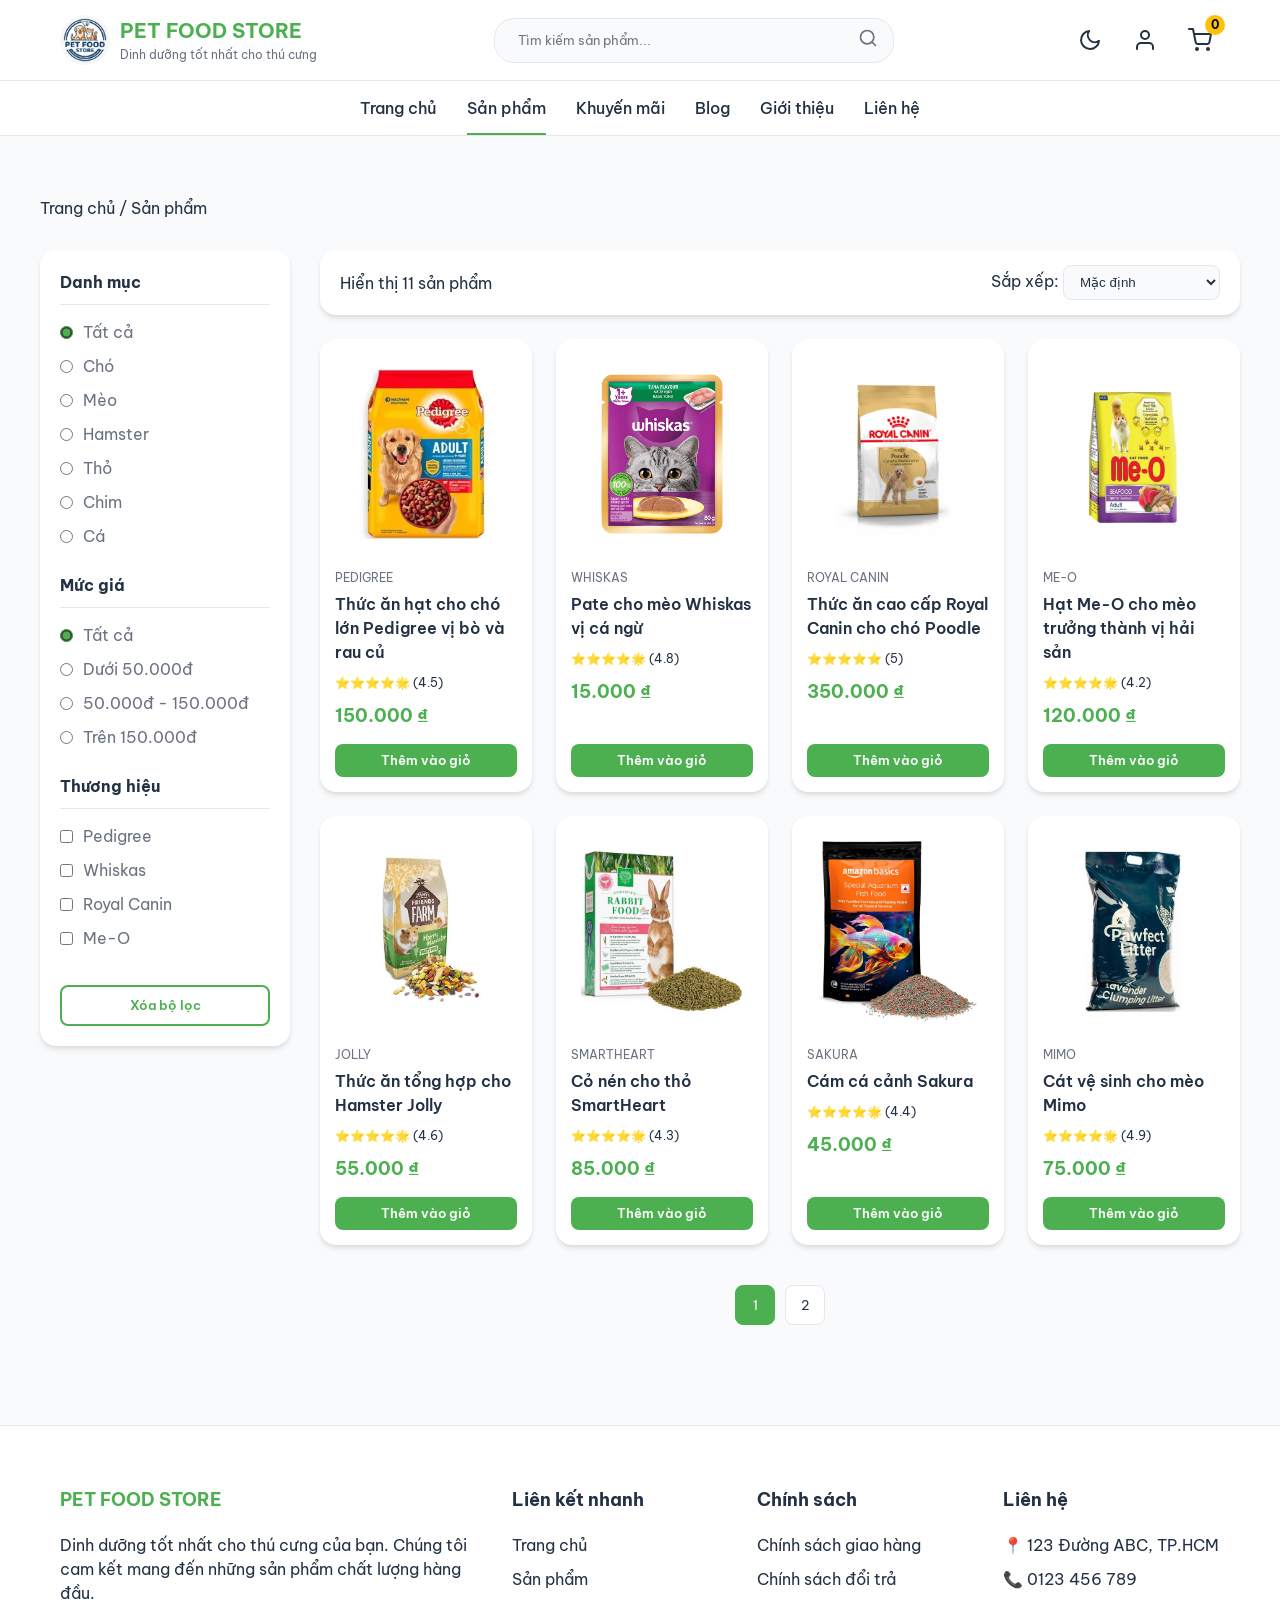
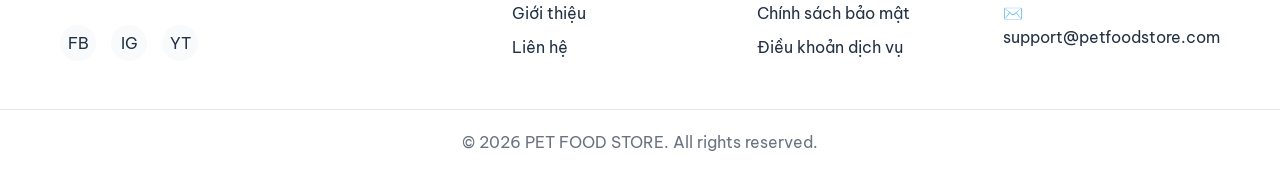
<file: products.html>
<!DOCTYPE html>
<html lang="vi">
<head>
    <meta charset="UTF-8">
    <meta name="viewport" content="width=device-width, initial-scale=1.0">
    <title>Sản phẩm - PET FOOD STORE</title>
    
    <link rel="preconnect" href="https://fonts.googleapis.com">
    <link rel="preconnect" href="https://fonts.gstatic.com" crossorigin>
    <link href="https://fonts.googleapis.com/css2?family=Be+Vietnam+Pro:wght@400;500;600;700&display=swap" rel="stylesheet">
    
    <link rel="stylesheet" href="css/style.css">
    <link rel="stylesheet" href="css/responsive.css">
    
    <style>
        .shop-layout {
            display: flex;
            gap: 30px;
            margin-top: 30px;
        }
        
        /* Sidebar Styles */
        .sidebar {
            width: 250px;
            flex-shrink: 0;
            background-color: var(--card-bg);
            padding: 20px;
            border-radius: var(--border-radius);
            box-shadow: var(--box-shadow);
            height: fit-content;
        }
        
        .filter-group {
            margin-bottom: 25px;
        }
        
        .filter-group:last-child {
            margin-bottom: 0;
        }
        
        .filter-title {
            font-size: 16px;
            font-weight: 700;
            margin-bottom: 15px;
            padding-bottom: 10px;
            border-bottom: 1px solid var(--border-color);
        }
        
        .filter-list {
            list-style: none;
        }
        
        .filter-list li {
            margin-bottom: 10px;
        }
        
        .filter-label {
            display: flex;
            align-items: center;
            gap: 10px;
            cursor: pointer;
            color: var(--text-muted);
            transition: var(--transition);
        }
        
        .filter-label:hover {
            color: var(--primary-color);
        }
        
        .filter-label input[type="radio"],
        .filter-label input[type="checkbox"] {
            accent-color: var(--primary-color);
            cursor: pointer;
        }
        
        .btn-clear-filter {
            width: 100%;
            margin-top: 10px;
        }

        /* Main Content Styles */
        .shop-main {
            flex: 1;
        }
        
        .shop-topbar {
            display: flex;
            justify-content: space-between;
            align-items: center;
            background-color: var(--card-bg);
            padding: 15px 20px;
            border-radius: var(--border-radius);
            box-shadow: var(--box-shadow);
            margin-bottom: 24px;
        }
        
        .sort-by select {
            padding: 8px 12px;
            border: 1px solid var(--border-color);
            border-radius: 8px;
            background-color: var(--bg-color);
            color: var(--text-main);
            outline: none;
            cursor: pointer;
        }

        /* Pagination Styles */
        .pagination {
            display: flex;
            justify-content: center;
            gap: 10px;
            margin-top: 40px;
        }
        
        .page-btn {
            width: 40px;
            height: 40px;
            display: flex;
            align-items: center;
            justify-content: center;
            border: 1px solid var(--border-color);
            background-color: var(--card-bg);
            border-radius: 8px;
            cursor: pointer;
            transition: var(--transition);
            color: var(--text-main);
        }
        
        .page-btn:hover, .page-btn.active {
            background-color: var(--primary-color);
            color: white;
            border-color: var(--primary-color);
        }

        /* Responsive cho Shop Layout */
        @media (max-width: 992px) {
            .shop-layout {
                flex-direction: column;
            }
            .sidebar {
                width: 100%;
            }
        }
    </style>
</head>
<body>
    <header class="header" id="header">
        <div class="container header-inner">
            <a href="index.html" class="logo">
                <span class="logo-icon"></span>
                <div class="logo-text">
                    <h1>PET FOOD STORE</h1>
                    <p>Dinh dưỡng tốt nhất cho thú cưng</p>
                </div>
            </a>
            <div class="search-bar">
                <input type="text" id="searchInput" placeholder="Tìm kiếm sản phẩm...">
                <button type="button" id="searchBtn">
                    <svg viewBox="0 0 24 24" width="20" height="20" stroke="currentColor" stroke-width="2" fill="none" stroke-linecap="round" stroke-linejoin="round"><circle cx="11" cy="11" r="8"></circle><line x1="21" y1="21" x2="16.65" y2="16.65"></line></svg>
                </button>
            </div>
            <div class="header-actions">
                <button id="darkModeToggle" class="action-btn" title="Chế độ tối">
                    <svg viewBox="0 0 24 24" width="24" height="24" stroke="currentColor" stroke-width="2" fill="none" stroke-linecap="round" stroke-linejoin="round"><path d="M21 12.79A9 9 0 1 1 11.21 3 7 7 0 0 0 21 12.79z"></path></svg>
                </button>
                <a href="login.html" class="action-btn" title="Đăng nhập">
                    <svg viewBox="0 0 24 24" width="24" height="24" stroke="currentColor" stroke-width="2" fill="none" stroke-linecap="round" stroke-linejoin="round"><path d="M20 21v-2a4 4 0 0 0-4-4H8a4 4 0 0 0-4 4v2"></path><circle cx="12" cy="7" r="4"></circle></svg>
                </a>
                <!-- <a href="#" class="action-btn" title="Yêu thích">
                    <svg viewBox="0 0 24 24" width="24" height="24" stroke="currentColor" stroke-width="2" fill="none" stroke-linecap="round" stroke-linejoin="round"><path d="M20.84 4.61a5.5 5.5 0 0 0-7.78 0L12 5.67l-1.06-1.06a5.5 5.5 0 0 0-7.78 7.78l1.06 1.06L12 21.23l7.78-7.78 1.06-1.06a5.5 5.5 0 0 0 0-7.78z"></path></svg>
                    <span class="badge" id="wishlistCount">0</span>
                </a> -->
                <a href="cart.html" class="action-btn" title="Giỏ hàng">
                    <svg viewBox="0 0 24 24" width="24" height="24" stroke="currentColor" stroke-width="2" fill="none" stroke-linecap="round" stroke-linejoin="round"><circle cx="9" cy="21" r="1"></circle><circle cx="20" cy="21" r="1"></circle><path d="M1 1h4l2.68 13.39a2 2 0 0 0 2 1.61h9.72a2 2 0 0 0 2-1.61L23 6H6"></path></svg>
                    <span class="badge" id="cartCount">0</span>
                </a>
                <button class="hamburger" id="hamburgerBtn">
                    <svg viewBox="0 0 24 24" width="24" height="24" stroke="currentColor" stroke-width="2" fill="none" stroke-linecap="round" stroke-linejoin="round"><line x1="3" y1="12" x2="21" y2="12"></line><line x1="3" y1="6" x2="21" y2="6"></line><line x1="3" y1="18" x2="21" y2="18"></line></svg>
                </button>
            </div>
        </div>
        <nav class="navbar" id="navbar">
            <div class="container">
                <ul class="nav-list">
                    <li><a href="index.html">Trang chủ</a></li>
                    <li><a href="products.html" class="active">Sản phẩm</a></li>
                    <li><a href="promotions.html">Khuyến mãi</a></li>
                    <li><a href="blog.html">Blog</a></li>
                    <li><a href="about.html">Giới thiệu</a></li>
                    <li><a href="contact.html">Liên hệ</a></li>
                </ul>
            </div>
        </nav>
    </header>

    <main class="container section-padding">
        <div class="breadcrumb">
            <a href="index.html">Trang chủ</a> / <span>Sản phẩm</span>
        </div>

        <div class="shop-layout">
            <aside class="sidebar">
                <div class="filter-group">
                    <h3 class="filter-title">Danh mục</h3>
                    <ul class="filter-list" id="categoryFilter">
                        <li><label class="filter-label"><input type="radio" name="category" value="all" checked> Tất cả</label></li>
                        <li><label class="filter-label"><input type="radio" name="category" value="dog"> Chó</label></li>
                        <li><label class="filter-label"><input type="radio" name="category" value="cat"> Mèo</label></li>
                        <li><label class="filter-label"><input type="radio" name="category" value="hamster"> Hamster</label></li>
                        <li><label class="filter-label"><input type="radio" name="category" value="rabbit"> Thỏ</label></li>
                        <li><label class="filter-label"><input type="radio" name="category" value="bird"> Chim</label></li>
                        <li><label class="filter-label"><input type="radio" name="category" value="fish"> Cá</label></li>
                    </ul>
                </div>

                <div class="filter-group">
                    <h3 class="filter-title">Mức giá</h3>
                    <ul class="filter-list" id="priceFilter">
                        <li><label class="filter-label"><input type="radio" name="price" value="all" checked> Tất cả</label></li>
                        <li><label class="filter-label"><input type="radio" name="price" value="under50"> Dưới 50.000đ</label></li>
                        <li><label class="filter-label"><input type="radio" name="price" value="50to150"> 50.000đ - 150.000đ</label></li>
                        <li><label class="filter-label"><input type="radio" name="price" value="over150"> Trên 150.000đ</label></li>
                    </ul>
                </div>

                <div class="filter-group">
                    <h3 class="filter-title">Thương hiệu</h3>
                    <ul class="filter-list" id="brandFilter">
                        <li><label class="filter-label"><input type="checkbox" value="Pedigree"> Pedigree</label></li>
                        <li><label class="filter-label"><input type="checkbox" value="Whiskas"> Whiskas</label></li>
                        <li><label class="filter-label"><input type="checkbox" value="Royal Canin"> Royal Canin</label></li>
                        <li><label class="filter-label"><input type="checkbox" value="Me-O"> Me-O</label></li>
                    </ul>
                </div>

                <button id="clearFiltersBtn" class="btn btn-outline btn-clear-filter" style="border-color: var(--primary-color); color: var(--primary-color);">Xóa bộ lọc</button>
            </aside>

            <section class="shop-main">
                <div class="shop-topbar">
                    <p>Hiển thị <span id="productCount">0</span> sản phẩm</p>
                    <div class="sort-by">
                        <label for="sortSelect">Sắp xếp: </label>
                        <select id="sortSelect">
                            <option value="default">Mặc định</option>
                            <option value="newest">Mới nhất</option>
                            <option value="priceAsc">Giá: Thấp đến cao</option>
                            <option value="priceDesc">Giá: Cao đến thấp</option>
                        </select>
                    </div>
                </div>

                <div class="product-grid" id="allProductsGrid">
                    <div style="grid-column: 1 / -1; text-align: center; padding: 40px;">Đang tải sản phẩm...</div>
                </div>

                <div class="pagination" id="pagination"></div>
            </section>
        </div>
    </main>

    <footer class="footer">
        <div class="container footer-grid">
            <div class="footer-col">
                <h3 class="footer-logo">PET FOOD STORE</h3>
                <p>Dinh dưỡng tốt nhất cho thú cưng của bạn. Chúng tôi cam kết mang đến những sản phẩm chất lượng hàng đầu.</p>
                <div class="social-links">
                    <a href="#">FB</a>
                    <a href="#">IG</a>
                    <a href="#">YT</a>
                </div>
            </div>
            <div class="footer-col">
                <h3>Liên kết nhanh</h3>
                <ul>
                    <li><a href="index.html">Trang chủ</a></li>
                    <li><a href="products.html">Sản phẩm</a></li>
                    <li><a href="about.html">Giới thiệu</a></li>
                    <li><a href="contact.html">Liên hệ</a></li>
                </ul>
            </div>
            <div class="footer-col">
                <h3>Chính sách</h3>
                <ul>
                    <li><a href="#">Chính sách giao hàng</a></li>
                    <li><a href="#">Chính sách đổi trả</a></li>
                    <li><a href="#">Chính sách bảo mật</a></li>
                    <li><a href="#">Điều khoản dịch vụ</a></li>
                </ul>
            </div>
            <div class="footer-col">
                <h3>Liên hệ</h3>
                <ul>
                    <li>📍 123 Đường ABC, TP.HCM</li>
                    <li>📞 0123 456 789</li>
                    <li>✉️ support@petfoodstore.com</li>
                </ul>
            </div>
        </div>
        <div class="footer-bottom">
            <p>&copy; 2026 PET FOOD STORE. All rights reserved.</p>
        </div>
    </footer>

    <button id="backToTop" class="back-to-top" title="Lên đầu trang">
        <svg viewBox="0 0 24 24" width="24" height="24" stroke="currentColor" stroke-width="2" fill="none" stroke-linecap="round" stroke-linejoin="round"><polyline points="18 15 12 9 6 15"></polyline></svg>
    </button>

    <div id="toastContainer" class="toast-container"></div>

    <script src="js/main.js"></script>
    <script src="js/slider.js"></script>
    <script src="js/products.js"></script> 
</body>
</html>
</file>
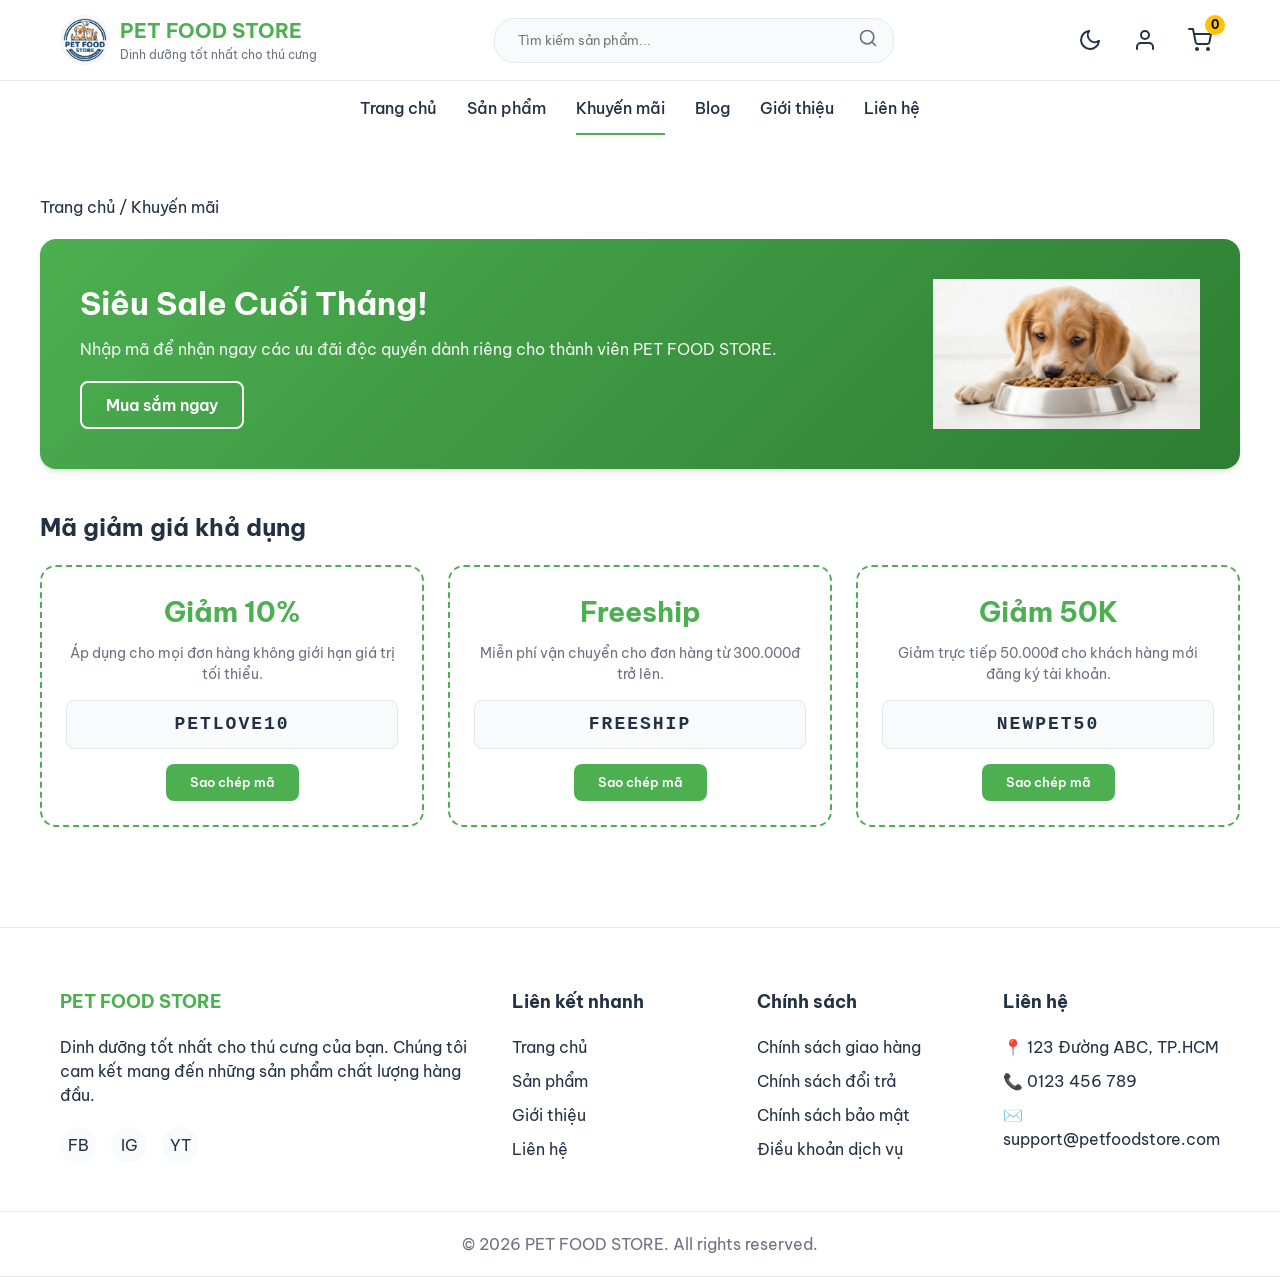
<file: promotions.html>
<!doctype html>
<html lang="vi">
  <head>
    <meta charset="UTF-8" />
    <meta name="viewport" content="width=device-width, initial-scale=1.0" />
    <title>Khuyến mãi - PET FOOD STORE</title>

    <link rel="icon" type="image/png" href="images/logo.png">
    <link rel="preconnect" href="https://fonts.googleapis.com">
    <link rel="preconnect" href="https://fonts.gstatic.com" crossorigin>
    <link href="https://fonts.googleapis.com/css2?family=Be+Vietnam+Pro:wght@400;500;600;700&display=swap" rel="stylesheet">
    <head>
    <link rel="stylesheet" href="css/style.css">
    <link rel="stylesheet" href="css/responsive.css">
</head>

    <style>
      .promo-banner {
        background: linear-gradient(135deg, var(--primary-color), #2e7d32);
        color: white;
        border-radius: var(--border-radius);
        padding: 40px;
        display: flex;
        align-items: center;
        justify-content: space-between;
        margin-bottom: 40px;
        box-shadow: var(--box-shadow);
      }

      .promo-banner-content h2 {
        font-size: 32px;
        margin-bottom: 10px;
      }

      .promo-banner-content p {
        font-size: 16px;
        margin-bottom: 20px;
        opacity: 0.9;
      }

      .voucher-grid {
        display: grid;
        grid-template-columns: repeat(3, 1fr);
        gap: 24px;
      }

      .voucher-card {
        background-color: var(--card-bg);
        border: 2px dashed var(--primary-color);
        border-radius: var(--border-radius);
        padding: 24px;
        text-align: center;
        position: relative;
        transition: var(--transition);
      }

      .voucher-card:hover {
        transform: translateY(-5px);
        box-shadow: var(--box-shadow-hover);
      }

      .voucher-value {
        font-size: 28px;
        font-weight: 700;
        color: var(--primary-color);
        margin-bottom: 10px;
      }

      .voucher-desc {
        color: var(--text-muted);
        font-size: 14px;
        margin-bottom: 15px;
      }

      .voucher-code-box {
        background-color: var(--bg-color);
        border: 1px solid var(--border-color);
        padding: 10px;
        border-radius: 8px;
        font-family: monospace;
        font-size: 18px;
        font-weight: bold;
        color: var(--text-main);
        letter-spacing: 2px;
        margin-bottom: 15px;
      }

      @media (max-width: 992px) {
        .voucher-grid {
          grid-template-columns: repeat(2, 1fr);
        }
        .promo-banner {
          flex-direction: column;
          text-align: center;
          gap: 20px;
        }
      }
      @media (max-width: 768px) {
        .voucher-grid {
          grid-template-columns: 1fr;
        }
      }
    </style>
  </head>
  <body>
    <header class="header" id="header">
      <div class="container header-inner">
        <a href="index.html" class="logo">
          <span class="logo-icon"></span>
          <div class="logo-text">
            <h1>PET FOOD STORE</h1>
            <p>Dinh dưỡng tốt nhất cho thú cưng</p>
          </div>
        </a>

        <div class="search-bar">
          <input
            type="text"
            id="searchInput"
            placeholder="Tìm kiếm sản phẩm..."
          />
          <button type="button" id="searchBtn">
            <svg
              viewBox="0 0 24 24"
              width="20"
              height="20"
              stroke="currentColor"
              stroke-width="2"
              fill="none"
              stroke-linecap="round"
              stroke-linejoin="round"
            >
              <circle cx="11" cy="11" r="8"></circle>
              <line x1="21" y1="21" x2="16.65" y2="16.65"></line>
            </svg>
          </button>
        </div>

        <div class="header-actions">
          <button id="darkModeToggle" class="action-btn" title="Chế độ tối">
            <svg
              viewBox="0 0 24 24"
              width="24"
              height="24"
              stroke="currentColor"
              stroke-width="2"
              fill="none"
              stroke-linecap="round"
              stroke-linejoin="round"
            >
              <path d="M21 12.79A9 9 0 1 1 11.21 3 7 7 0 0 0 21 12.79z"></path>
            </svg>
          </button>
          <a href="login.html" class="action-btn" title="Đăng nhập">
            <svg
              viewBox="0 0 24 24"
              width="24"
              height="24"
              stroke="currentColor"
              stroke-width="2"
              fill="none"
              stroke-linecap="round"
              stroke-linejoin="round"
            >
              <path d="M20 21v-2a4 4 0 0 0-4-4H8a4 4 0 0 0-4 4v2"></path>
              <circle cx="12" cy="7" r="4"></circle>
            </svg>
          </a>
          <!-- <a href="#" class="action-btn" title="Yêu thích">
            <svg
              viewBox="0 0 24 24"
              width="24"
              height="24"
              stroke="currentColor"
              stroke-width="2"
              fill="none"
              stroke-linecap="round"
              stroke-linejoin="round"
            >
              <path
                d="M20.84 4.61a5.5 5.5 0 0 0-7.78 0L12 5.67l-1.06-1.06a5.5 5.5 0 0 0-7.78 7.78l1.06 1.06L12 21.23l7.78-7.78 1.06-1.06a5.5 5.5 0 0 0 0-7.78z"
              ></path>
            </svg>
            <span class="badge" id="wishlistCount">0</span>
          </a> -->
          <a href="cart.html" class="action-btn" title="Giỏ hàng">
            <svg
              viewBox="0 0 24 24"
              width="24"
              height="24"
              stroke="currentColor"
              stroke-width="2"
              fill="none"
              stroke-linecap="round"
              stroke-linejoin="round"
            >
              <circle cx="9" cy="21" r="1"></circle>
              <circle cx="20" cy="21" r="1"></circle>
              <path
                d="M1 1h4l2.68 13.39a2 2 0 0 0 2 1.61h9.72a2 2 0 0 0 2-1.61L23 6H6"
              ></path>
            </svg>
            <span class="badge" id="cartCount">0</span>
          </a>

          <button class="hamburger" id="hamburgerBtn">
            <svg
              viewBox="0 0 24 24"
              width="24"
              height="24"
              stroke="currentColor"
              stroke-width="2"
              fill="none"
              stroke-linecap="round"
              stroke-linejoin="round"
            >
              <line x1="3" y1="12" x2="21" y2="12"></line>
              <line x1="3" y1="6" x2="21" y2="6"></line>
              <line x1="3" y1="18" x2="21" y2="18"></line>
            </svg>
          </button>
        </div>
      </div>

      <nav class="navbar" id="navbar">
    <div class="container">
        <ul class="nav-list">
            <li><a href="index.html">Trang chủ</a></li>
            <li><a href="products.html">Sản phẩm</a></li>
            
            <li><a href="promotions.html" class="active">Khuyến mãi</a></li>
            
            <li><a href="blog.html">Blog</a></li>
            <li><a href="about.html">Giới thiệu</a></li>
            <li><a href="contact.html">Liên hệ</a></li>
        </ul>
    </div>
</nav>

    <main class="container section-padding">
      <div class="breadcrumb" style="margin-bottom: 20px">
        <a href="index.html">Trang chủ</a> / <span>Khuyến mãi</span>
      </div>

      <div class="promo-banner">
        <div class="promo-banner-content">
          <h2>Siêu Sale Cuối Tháng!</h2>
          <p>
            Nhập mã để nhận ngay các ưu đãi độc quyền dành riêng cho thành viên
            PET FOOD STORE.
          </p>
          <a
            href="products.html"
            class="btn btn-outline"
            style="border-color: white; color: white"
            >Mua sắm ngay</a
          >
        </div>
        <img
          src="images/bai1.jpg"
          alt="Khuyến mãi"
          style="height: 150px; object-fit: contain"
        />
      </div>

      <h2 class="section-title">Mã giảm giá khả dụng</h2>
      <div class="voucher-grid">
        <div class="voucher-card">
          <div class="voucher-value">Giảm 10%</div>
          <p class="voucher-desc">
            Áp dụng cho mọi đơn hàng không giới hạn giá trị tối thiểu.
          </p>
          <div class="voucher-code-box">PETLOVE10</div>
          <button class="btn btn-primary btn-copy" data-code="PETLOVE10">
            Sao chép mã
          </button>
        </div>
        <div class="voucher-card">
          <div class="voucher-value">Freeship</div>
          <p class="voucher-desc">
            Miễn phí vận chuyển cho đơn hàng từ 300.000đ trở lên.
          </p>
          <div class="voucher-code-box">FREESHIP</div>
          <button class="btn btn-primary btn-copy" data-code="FREESHIP">
            Sao chép mã
          </button>
        </div>
        <div class="voucher-card">
          <div class="voucher-value">Giảm 50K</div>
          <p class="voucher-desc">
            Giảm trực tiếp 50.000đ cho khách hàng mới đăng ký tài khoản.
          </p>
          <div class="voucher-code-box">NEWPET50</div>
          <button class="btn btn-primary btn-copy" data-code="NEWPET50">
            Sao chép mã
          </button>
        </div>
      </div>
    </main>

    <footer class="footer">
      <div class="container footer-grid">
        <div class="footer-col">
          <h3 class="footer-logo">PET FOOD STORE</h3>
          <p>
            Dinh dưỡng tốt nhất cho thú cưng của bạn. Chúng tôi cam kết mang đến
            những sản phẩm chất lượng hàng đầu.
          </p>
          <div class="social-links">
            <a href="#">FB</a>
            <a href="#">IG</a>
            <a href="#">YT</a>
          </div>
        </div>
        <div class="footer-col">
          <h3>Liên kết nhanh</h3>
          <ul>
            <li><a href="index.html">Trang chủ</a></li>
            <li><a href="products.html">Sản phẩm</a></li>
            <li><a href="about.html">Giới thiệu</a></li>
            <li><a href="contact.html">Liên hệ</a></li>
          </ul>
        </div>
        <div class="footer-col">
          <h3>Chính sách</h3>
          <ul>
            <li><a href="#">Chính sách giao hàng</a></li>
            <li><a href="#">Chính sách đổi trả</a></li>
            <li><a href="#">Chính sách bảo mật</a></li>
            <li><a href="#">Điều khoản dịch vụ</a></li>
          </ul>
        </div>
        <div class="footer-col">
          <h3>Liên hệ</h3>
          <ul>
            <li>📍 123 Đường ABC, TP.HCM</li>
            <li>📞 0123 456 789</li>
            <li>✉️ support@petfoodstore.com</li>
          </ul>
        </div>
      </div>
      <div class="footer-bottom">
        <p>&copy; 2026 PET FOOD STORE. All rights reserved.</p>
      </div>
    </footer>

    <button id="backToTop" class="back-to-top" title="Lên đầu trang">
      <svg
        viewBox="0 0 24 24"
        width="24"
        height="24"
        stroke="currentColor"
        stroke-width="2"
        fill="none"
        stroke-linecap="round"
        stroke-linejoin="round"
      >
        <polyline points="18 15 12 9 6 15"></polyline>
      </svg>
    </button>

    <script>
      document.querySelectorAll(".btn-copy").forEach((btn) => {
        btn.addEventListener("click", () => {
          const code = btn.getAttribute("data-code");
          navigator.clipboard
            .writeText(code)
            .then(() => {
              window.showToast(`Đã sao chép mã: ${code}`, "success");
            })
            .catch((err) => {
              window.showToast("Không thể sao chép mã!", "error");
            });
        });
      });
    </script>
    <script src="js/main.js"></script>
    <script src="js/slider.js"></script>
    <script src="js/products.js"></script> 
  </body>
</html>
</file>
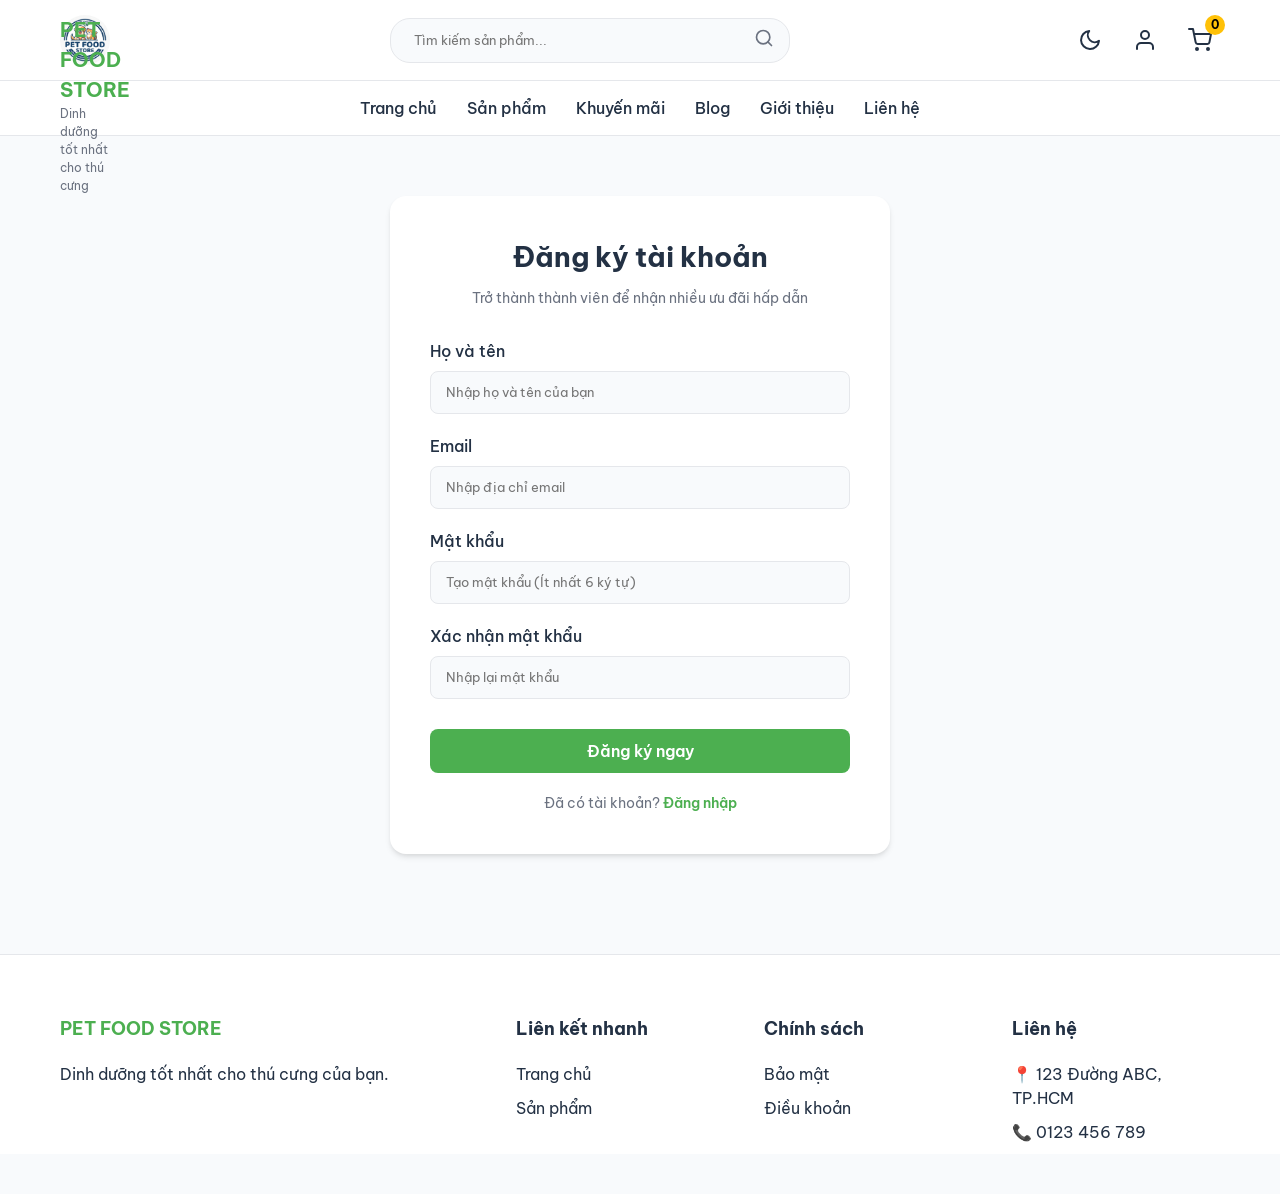
<file: register.html>
<!DOCTYPE html>
<html lang="vi">
<head>
    <meta charset="UTF-8">
    <meta name="viewport" content="width=device-width, initial-scale=1.0">
    <title>Đăng ký - PET FOOD STORE</title>
    
    <link rel="preconnect" href="https://fonts.googleapis.com">
    <link rel="preconnect" href="https://fonts.gstatic.com" crossorigin>
    <link href="https://fonts.googleapis.com/css2?family=Be+Vietnam+Pro:wght@400;500;600;700&display=swap" rel="stylesheet">
    
    <link rel="stylesheet" href="css/style.css">
    <link rel="stylesheet" href="css/responsive.css">
    
    <style>
        .auth-page {
            display: flex;
            align-items: center;
            justify-content: center;
            min-height: 70vh;
        }

        .auth-container {
            background-color: var(--card-bg);
            border-radius: var(--border-radius);
            box-shadow: var(--box-shadow);
            padding: 40px;
            width: 100%;
            max-width: 500px;
        }

        .auth-title {
            text-align: center;
            font-size: 28px;
            margin-bottom: 10px;
            color: var(--text-main);
        }

        .auth-subtitle {
            text-align: center;
            color: var(--text-muted);
            margin-bottom: 30px;
            font-size: 14px;
        }

        .form-group {
            margin-bottom: 20px;
        }

        .form-group label {
            display: block;
            margin-bottom: 8px;
            font-weight: 500;
        }

        .form-control {
            width: 100%;
            padding: 12px 15px;
            border: 1px solid var(--border-color);
            border-radius: 8px;
            background-color: var(--bg-color);
            color: var(--text-main);
            transition: var(--transition);
            outline: none;
        }

        .form-control:focus {
            border-color: var(--primary-color);
            box-shadow: 0 0 0 3px rgba(76, 175, 80, 0.1);
        }

        .error-message {
            color: #F44336;
            font-size: 12px;
            margin-top: 5px;
            display: none;
        }

        .form-group.error .form-control {
            border-color: #F44336;
        }

        .form-group.error .error-message {
            display: block;
        }

        .btn-full {
            width: 100%;
            padding: 12px;
            font-size: 16px;
            margin-top: 10px;
            margin-bottom: 20px;
        }

        .auth-redirect {
            text-align: center;
            color: var(--text-muted);
            font-size: 14px;
        }

        .auth-redirect a {
            color: var(--primary-color);
            font-weight: 600;
        }

        .auth-redirect a:hover {
            text-decoration: underline;
        }
    </style>
</head>
<body>
    <header class="header" id="header">
        <div class="container header-inner">
            <a href="index.html" class="logo">
                <span class="logo-icon"></sspan>
                <div class="logo-text">
                    <h1>PET FOOD STORE</h1>
                    <p>Dinh dưỡng tốt nhất cho thú cưng</p>
                </div>
            </a>
            <div class="search-bar">
                <input type="text" id="searchInput" placeholder="Tìm kiếm sản phẩm...">
                <button type="button" id="searchBtn">
                    <svg viewBox="0 0 24 24" width="20" height="20" stroke="currentColor" stroke-width="2" fill="none" stroke-linecap="round" stroke-linejoin="round"><circle cx="11" cy="11" r="8"></circle><line x1="21" y1="21" x2="16.65" y2="16.65"></line></svg>
                </button>
            </div>
            <div class="header-actions">
                <button id="darkModeToggle" class="action-btn" title="Chế độ tối">
                    <svg viewBox="0 0 24 24" width="24" height="24" stroke="currentColor" stroke-width="2" fill="none" stroke-linecap="round" stroke-linejoin="round"><path d="M21 12.79A9 9 0 1 1 11.21 3 7 7 0 0 0 21 12.79z"></path></svg>
                </button>
                <a href="login.html" class="action-btn" title="Đăng nhập">
                    <svg viewBox="0 0 24 24" width="24" height="24" stroke="currentColor" stroke-width="2" fill="none" stroke-linecap="round" stroke-linejoin="round"><path d="M20 21v-2a4 4 0 0 0-4-4H8a4 4 0 0 0-4 4v2"></path><circle cx="12" cy="7" r="4"></circle></svg>
                </a>
                <!-- <a href="#" class="action-btn" title="Yêu thích">
                    <svg viewBox="0 0 24 24" width="24" height="24" stroke="currentColor" stroke-width="2" fill="none" stroke-linecap="round" stroke-linejoin="round"><path d="M20.84 4.61a5.5 5.5 0 0 0-7.78 0L12 5.67l-1.06-1.06a5.5 5.5 0 0 0-7.78 7.78l1.06 1.06L12 21.23l7.78-7.78 1.06-1.06a5.5 5.5 0 0 0 0-7.78z"></path></svg>
                    <span class="badge" id="wishlistCount">0</span>
                </a> -->
                <a href="cart.html" class="action-btn" title="Giỏ hàng">
                    <svg viewBox="0 0 24 24" width="24" height="24" stroke="currentColor" stroke-width="2" fill="none" stroke-linecap="round" stroke-linejoin="round"><circle cx="9" cy="21" r="1"></circle><circle cx="20" cy="21" r="1"></circle><path d="M1 1h4l2.68 13.39a2 2 0 0 0 2 1.61h9.72a2 2 0 0 0 2-1.61L23 6H6"></path></svg>
                    <span class="badge" id="cartCount">0</span>
                </a>
                <button class="hamburger" id="hamburgerBtn">
                    <svg viewBox="0 0 24 24" width="24" height="24" stroke="currentColor" stroke-width="2" fill="none" stroke-linecap="round" stroke-linejoin="round"><line x1="3" y1="12" x2="21" y2="12"></line><line x1="3" y1="6" x2="21" y2="6"></line><line x1="3" y1="18" x2="21" y2="18"></line></svg>
                </button>
            </div>
        </div>
        <nav class="navbar" id="navbar">
            <div class="container">
                <ul class="nav-list">
                    <li><a href="index.html">Trang chủ</a></li>
                    <li><a href="products.html">Sản phẩm</a></li>
                    <li><a href="promotions.html">Khuyến mãi</a></li>
                    <li><a href="blog.html">Blog</a></li>
                    <li><a href="about.html">Giới thiệu</a></li>
                    <li><a href="contact.html">Liên hệ</a></li>
                </ul>
            </div>
        </nav>
    </header>

    <main class="container section-padding auth-page">
        <div class="auth-container">
            <h2 class="auth-title">Đăng ký tài khoản</h2>
            <p class="auth-subtitle">Trở thành thành viên để nhận nhiều ưu đãi hấp dẫn</p>
            
            <form id="registerForm">
                <div class="form-group" id="nameGroup">
                    <label for="registerName">Họ và tên</label>
                    <input type="text" id="registerName" class="form-control" placeholder="Nhập họ và tên của bạn">
                    <div class="error-message" id="nameError">Họ tên không được để trống</div>
                </div>

                <div class="form-group" id="regEmailGroup">
                    <label for="registerEmail">Email</label>
                    <input type="email" id="registerEmail" class="form-control" placeholder="Nhập địa chỉ email">
                    <div class="error-message" id="regEmailError">Email không hợp lệ</div>
                </div>
                
                <div class="form-group" id="regPasswordGroup">
                    <label for="registerPassword">Mật khẩu</label>
                    <input type="password" id="registerPassword" class="form-control" placeholder="Tạo mật khẩu (Ít nhất 6 ký tự)">
                    <div class="error-message" id="regPasswordError">Mật khẩu phải có ít nhất 6 ký tự</div>
                </div>

                <div class="form-group" id="confirmPasswordGroup">
                    <label for="registerConfirmPassword">Xác nhận mật khẩu</label>
                    <input type="password" id="registerConfirmPassword" class="form-control" placeholder="Nhập lại mật khẩu">
                    <div class="error-message" id="confirmPasswordError">Mật khẩu xác nhận không khớp</div>
                </div>
                
                <button type="submit" class="btn btn-primary btn-full">Đăng ký ngay</button>
                
                <p class="auth-redirect">Đã có tài khoản? <a href="login.html">Đăng nhập</a></p>
            </form>
        </div>
    </main>

    <footer class="footer">
        <div class="container footer-grid">
            <div class="footer-col">
                <h3 class="footer-logo">PET FOOD STORE</h3>
                <p>Dinh dưỡng tốt nhất cho thú cưng của bạn.</p>
            </div>
            <div class="footer-col">
                <h3>Liên kết nhanh</h3>
                <ul>
                    <li><a href="index.html">Trang chủ</a></li>
                    <li><a href="products.html">Sản phẩm</a></li>
                </ul>
            </div>
            <div class="footer-col">
                <h3>Chính sách</h3>
                <ul>
                    <li><a href="#">Bảo mật</a></li>
                    <li><a href="#">Điều khoản</a></li>
                </ul>
            </div>
            <div class="footer-col">
                <h3>Liên hệ</h3>
                <ul>
                    <li>📍 123 Đường ABC, TP.HCM</li>
                    <li>📞 0123 456 789</li>
                </ul>
            </div>
        </div>
    </footer>

    <div id="toastContainer" class="toast-container"></div>

    <script src="js/main.js"></script>
    <script src="js/auth.js"></script>
</body>
</html>
</file>
<file: css/style.css>
/* =========================================
   1. CSS VARIABLES & THEME
   ========================================= */
:root {
    /* Colors */
    --primary-color: #4CAF50;
    --primary-hover: #45a049;
    --secondary-color: #FFC107;
    --secondary-hover: #ffb300;
    
    --bg-color: #F8FAFC;
    --card-bg: #FFFFFF;
    --text-main: #233144;
    --text-muted: #6B7280;
    --border-color: #E5E7EB;
    
    /* Layout & Styling */
    --font-family: 'Be Vietnam Pro', sans-serif;
    --border-radius: 16px;
    --box-shadow: 0 4px 6px -1px rgba(0, 0, 0, 0.1), 0 2px 4px -1px rgba(0, 0, 0, 0.06);
    --box-shadow-hover: 0 10px 15px -3px rgba(0, 0, 0, 0.1), 0 4px 6px -2px rgba(0, 0, 0, 0.05);
    --transition: all 0.3s ease;
    
    /* Container */
    --container-width: 1200px;
}

/* Dark Mode Variables */
:root[data-theme="dark"] {
    --bg-color: #000000;
    --card-bg: #181818  ;
    --text-main: #F9FAFB;
    --text-muted: #9CA3AF;
    --border-color: #374151;
    --box-shadow: 0 4px 6px -1px rgba(0, 0, 0, 0.5);
    --box-shadow-hover: 0 10px 15px -3px rgba(0, 0, 0, 0.5);
}

/* =========================================
   2. RESET & BASE
   ========================================= */
* {
    margin: 0;
    padding: 0;
    box-sizing: border-box;
}

body {
    font-family: var(--font-family);
    background-color: var(--bg-color);
    color: var(--text-main);
    line-height: 1.5;
    transition: background-color var(--transition), color var(--transition);
}

a {
    text-decoration: none;
    color: inherit;
    transition: var(--transition);
}

ul {
    list-style: none;
}

button, input {
    font-family: inherit;
    outline: none;
}

img {
    max-width: 100%;
    height: auto;
    display: block;
}
.logo-icon {
    display: inline-block; /* Cần thiết để thẻ span nhận kích thước */
    width: 50px;  /* Điều chỉnh chiều rộng logo theo ý muốn */
    height: 50px; /* Điều chỉnh chiều cao logo theo ý muốn */
    background-image: url('/images/logo.png'); /* Đường dẫn tới ảnh */
    background-size: contain; /* Đảm bảo ảnh vừa khít trong khung */
    background-repeat: no-repeat; /* Không lặp lại ảnh */
    background-position: center; /* Căn giữa ảnh */
    border-radius: 50%; /* Bo tròn hoàn toàn thành hình tròn */
    width: 50px;        /* Thiết lập chiều rộng */
    height: 50px;       /* Thiết lập chiều cao bằng chiều rộng */
    object-fit: cover;  /* Cắt ảnh để lấp đầy khung hình mà không bị biến dạng */
}

/* =========================================
   3. LAYOUT & TYPOGRAPHY
   ========================================= */
.container {
    max-width: var(--container-width);
    margin: 0 auto;
    padding: 0 20px;
}

.section-padding {
    padding: 60px 0;
}

.section-header {
    display: flex;
    justify-content: space-between;
    align-items: center;
    margin-bottom: 30px;
}

.section-title {
    font-size: 24px;
    font-weight: 700;
    color: var(--text-main);
    margin-bottom: 20px;
}

.view-all {
    color: var(--primary-color);
    font-weight: 600;
}

.view-all:hover {
    color: var(--primary-hover);
}

/* =========================================
   4. BUTTONS & INPUTS
   ========================================= */
.btn {
    display: inline-block;
    padding: 10px 24px;
    border-radius: 8px;
    font-weight: 600;
    cursor: pointer;
    border: none;
    text-align: center;
    transition: var(--transition);
}

.btn-primary {
    background-color: var(--primary-color);
    color: white;
}

.btn-primary:hover {
    background-color: var(--primary-hover);
    transform: translateY(-2px);
}

.btn-outline {
    background-color: transparent;
    border: 2px solid rgb(35, 161, 73);
    color: rgb(32, 151, 77);
}

.btn-outline:hover {
    background-color: rgb(134, 134, 134);
    color: var(--text-main);
}

/* =========================================
   5. HEADER & NAVIGATION
   ========================================= */
.header {
    background-color: var(--card-bg);
    border-bottom: 1px solid var(--border-color);
    position: sticky;
    top: 0;
    z-index: 1000;
    transition: var(--transition);
}

.header-inner {
    display: flex;
    justify-content: space-between;
    align-items: center;
    padding: 15px 20px;
}

.logo {
    display: flex;
    align-items: center;
    gap: 10px;
}

.logo-icon {
    font-size: 32px;
}

.logo-text h1 {
    font-size: 20px;
    font-weight: 700;
    color: var(--primary-color);
}

.logo-text p {
    font-size: 12px;
    color: var(--text-muted);
}

/* Search Bar */
.search-bar {
    display: flex;
    align-items: center;
    background-color: var(--bg-color);
    border: 1px solid var(--border-color);
    border-radius: 20px;
    padding: 5px 15px;
    width: 400px;
    transition: var(--transition);
}

.search-bar input {
    flex: 1;
    border: none;
    background: transparent;
    padding: 8px;
    color: var(--text-main);
}

.search-bar button {
    background: transparent;
    border: none;
    color: var(--text-muted);
    cursor: pointer;
}

/* Header Actions */
.header-actions {
    display: flex;
    align-items: center;
    gap: 15px;
}

.action-btn {
    position: relative;
    background: transparent;
    border: none;
    color: var(--text-main);
    cursor: pointer;
    display: flex;
    align-items: center;
    justify-content: center;
    width: 40px;
    height: 40px;
    border-radius: 50%;
    transition: var(--transition);
}

.action-btn:hover {
    background-color: var(--bg-color);
    color: var(--primary-color);
}

.badge {
    position: absolute;
    top: -5px;
    right: -5px;
    background-color: var(--secondary-color);
    color: #000;
    font-size: 12px;
    font-weight: 700;
    width: 20px;
    height: 20px;
    display: flex;
    align-items: center;
    justify-content: center;
    border-radius: 50%;
}

.hamburger {
    display: none;
    background: transparent;
    border: none;
    color: var(--text-main);
    cursor: pointer;
}

/* Navigation */
.navbar {
    border-top: 1px solid var(--border-color);
}

.nav-list {
    display: flex;
    justify-content: center;
    gap: 30px;
}

.nav-list a {
    display: block;
    padding: 15px 0;
    font-weight: 500;
    position: relative;
}

.nav-list a::after {
    content: '';
    position: absolute;
    bottom: 0;
    left: 0;
    width: 0;
    height: 2px;
    background-color: var(--primary-color);
    transition: var(--transition);
}

.nav-list a:hover::after,
.nav-list a.active::after {
    width: 100%;
}

/* =========================================
   6. HERO SLIDER
   ========================================= */
.hero-slider {
    position: relative;
    overflow: hidden;
    height: 400px;
}

.slider-container {
    display: flex;
    height: 100%;
    transition: transform 0.5s ease-in-out;
}

.slide {
    min-width: 100%;
    height: 100%;
    display: flex;
    align-items: center;
    padding: 0 50px;
}

.slide-content h2 {
    font-size: 40px;
    margin-bottom: 15px;
}

.slide-content p {
    font-size: 18px;
    margin-bottom: 25px;
}

.slider-btn {
    position: absolute;
    top: 50%;
    transform: translateY(-50%);
    background: rgba(255, 255, 255, 0.5);
    border: none;
    width: 40px;
    height: 40px;
    border-radius: 50%;
    cursor: pointer;
    display: flex;
    align-items: center;
    justify-content: center;
    transition: var(--transition);
    z-index: 10;
}

.slider-btn:hover {
    background: white;
}

.slider-btn.prev { left: 20px; }
.slider-btn.next { right: 20px; }

.slider-indicators {
    position: absolute;
    bottom: 20px;
    left: 50%;
    transform: translateX(-50%);
    display: flex;
    gap: 10px;
}

.indicator {
    width: 10px;
    height: 10px;
    border-radius: 50%;
    background: rgba(255, 255, 255, 0.5);
    cursor: pointer;
}

.indicator.active {
    background: white;
    transform: scale(1.2);
}

/* =========================================
   7. CATEGORIES & CARDS
   ========================================= */
.category-grid {
    display: grid;
    grid-template-columns: repeat(6, 1fr);
    gap: 20px;
}

.category-card {
    background-color: var(--card-bg);
    border-radius: var(--border-radius);
    padding: 20px;
    text-align: center;
    box-shadow: var(--box-shadow);
    transition: var(--transition);
}

.category-card:hover {
    transform: translateY(-5px);
    box-shadow: var(--box-shadow-hover);
    color: var(--primary-color);
}

.category-icon {
    font-size: 40px;
    margin-bottom: 10px;
}
/* Container bao bọc Icon */
.icon-wrapper {
    width: 68px;
    height: 68px;
    border-radius: 20px;
    display: flex;
    align-items: center;
    justify-content: center;
    margin: 0 auto 15px;
    transition: all 0.4s cubic-bezier(0.175, 0.885, 0.32, 1.275);
}

.icon-wrapper svg {
    transition: var(--transition);
}

/* Áp dụng Background Pastel và Màu Icon cho từng khối */
.dog-icon { background-color: #E8F5E9; color: #4CAF50; }
.cat-icon { background-color: #FFF3E0; color: #FF9800; }
.hamster-icon { background-color: #FCE4EC; color: #E91E63; }
.rabbit-icon { background-color: #E3F2FD; color: #2196F3; }
.bird-icon { background-color: #F3E5F5; color: #9C27B0; }
.fish-icon { background-color: #E0F7FA; color: #00BCD4; }

/* Ẩn class emoji cũ đi (nếu vẫn còn sót lại trong CSS) */
.category-icon {
    display: none; 
}

/* Hiệu ứng Hover đổi chiều sáng (Invert Color) tạo chiều sâu */
.category-card:hover .icon-wrapper {
    transform: translateY(-8px) scale(1.05);
}

.category-card:hover .dog-icon { background-color: #4CAF50; color: #FFF; box-shadow: 0 8px 15px rgba(76, 175, 80, 0.3); }
.category-card:hover .cat-icon { background-color: #FF9800; color: #FFF; box-shadow: 0 8px 15px rgba(255, 152, 0, 0.3); }
.category-card:hover .hamster-icon { background-color: #E91E63; color: #84da14; box-shadow: 0 8px 15px rgba(165, 111, 129, 0.3); }
.category-card:hover .rabbit-icon { background-color: #2196F3; color: #FFF; box-shadow: 0 8px 15px rgba(33, 150, 243, 0.3); }
.category-card:hover .bird-icon { background-color: #9C27B0; color: #FFF; box-shadow: 0 8px 15px rgba(156, 39, 176, 0.3); }
.category-card:hover .fish-icon { background-color: #00BCD4; color: #FFF; box-shadow: 0 8px 15px rgba(0, 188, 212, 0.3); }
/* Product Grid */
.product-grid {
    display: grid;
    grid-template-columns: repeat(4, 1fr);
    gap: 24px;
}

.product-card {
    background-color: var(--card-bg);
    border-radius: var(--border-radius);
    padding: 15px;
    box-shadow: var(--box-shadow);
    transition: var(--transition);
    display: flex;
    flex-direction: column;
    position: relative;
    overflow: hidden;
}

.product-card:hover {
    transform: translateY(-5px);
    box-shadow: var(--box-shadow-hover);
}

.product-img {
    width: 100%;
    height: 200px; /* Giữ chiều cao cố định để các card bằng nhau */
    object-fit: contain; /* Ép toàn bộ ảnh hiển thị vừa vặn vào khung mà không bị cắt xén */
    border-radius: 8px;
    margin-bottom: 15px;
    background-color: #FFFFFF; /* Đổi nền thành trắng để hòa hợp với ảnh sản phẩm */
    padding: 10px; /* Thêm khoảng trống xung quanh để ảnh không bị sát viền */
}

.product-brand {
    font-size: 12px;
    color: var(--text-muted);
    text-transform: uppercase;
}

.product-name {
    font-size: 16px;
    font-weight: 600;
    margin: 5px 0 10px;
    display: -webkit-box;
    /* -webkit-line-clamp: 2; */
    -webkit-box-orient: vertical;
    overflow: hidden;
}

.product-price {
    font-size: 18px;
    font-weight: 700;
    color: var(--primary-color);
    margin-bottom: 15px;
}

.product-actions {
    display: flex;
    gap: 10px;
    margin-top: auto;
}

.btn-add-cart {
    flex: 1;
    background-color: var(--primary-color);
    color: white;
    border: none;
    padding: 8px;
    border-radius: 8px;
    cursor: pointer;
    font-weight: 600;
    transition: var(--transition);
}

.btn-add-cart:hover {
    background-color: var(--primary-hover);
}

/* =========================================
   8. FLASH SALE COUNTDOWN
   ========================================= */
.flash-sale {
    background-color: #FFF3E0; /* Light orange for emphasis */
}

:root[data-theme="dark"] .flash-sale {
    background-color: #303030;
}

.flash-sale-header {
    display: flex;
    align-items: center;
    gap: 30px;
    margin-bottom: 30px;
}

.countdown {
    display: flex;
    gap: 10px;
}

.time-box {
    background-color: #ef4444;
    color: white;
    padding: 5px 10px;
    border-radius: 8px;
    text-align: center;
    min-width: 50px;
}

.time-box span {
    display: block;
    font-size: 18px;
    font-weight: 700;
}

.time-box small {
    font-size: 10px;
}

/* =========================================
   9. BRANDS & BLOG
   ========================================= */
.brand-grid {
    display: grid;
    grid-template-columns: repeat(6, 1fr);
    gap: 20px;
}

.brand-card {
    background-color: var(--card-bg);
    border-radius: 8px;
    padding: 20px;
    text-align: center;
    box-shadow: var(--box-shadow);
    font-weight: 600;
    color: var(--text-muted);
}

.blog-grid {
    display: grid;
    grid-template-columns: repeat(3, 1fr);
    gap: 24px;
}

.blog-card {
    background-color: var(--card-bg);
    border-radius: var(--border-radius);
    overflow: hidden;
    box-shadow: var(--box-shadow);
    transition: var(--transition);
}

.blog-card:hover {
    transform: translateY(-5px);
}

.blog-img {
    height: 200px;
    width: 100%;
}

.blog-content {
    padding: 20px;
}

.blog-date {
    font-size: 12px;
    color: var(--text-muted);
}

.blog-content h3 {
    font-size: 18px;
    margin: 10px 0;
}

.btn-read-more {
    display: inline-block;
    margin-top: 15px;
    color: var(--primary-color);
    font-weight: 600;
}

/* =========================================
   10. FOOTER
   ========================================= */
.footer {
    background-color: var(--card-bg);
    border-top: 1px solid var(--border-color);
    padding-top: 60px;
    margin-top: 40px;
}

.footer-grid {
    display: grid;
    grid-template-columns: 2fr 1fr 1fr 1fr;
    gap: 40px;
    margin-bottom: 40px;
}

.footer-logo {
    color: var(--primary-color);
    font-size: 24px;
    margin-bottom: 15px;
}

.footer-col h3 {
    margin-bottom: 20px;
    font-size: 18px;
}

.footer-col ul li {
    margin-bottom: 10px;
}

.footer-col ul li a:hover {
    color: var(--primary-color);
}

.social-links {
    display: flex;
    gap: 15px;
    margin-top: 20px;
}

.social-links a {
    width: 36px;
    height: 36px;
    background-color: var(--bg-color);
    display: flex;
    align-items: center;
    justify-content: center;
    border-radius: 50%;
}

.footer-bottom {
    text-align: center;
    padding: 20px 0;
    border-top: 1px solid var(--border-color);
    color: var(--text-muted);
}

/* =========================================
   11. UTILITIES (Loader, Toast, Back to top)
   ========================================= */
.loader-container {
    position: fixed;
    top: 0; left: 0; width: 100%; height: 100%;
    background: var(--bg-color);
    display: flex;
    align-items: center;
    justify-content: center;
    z-index: 9999;
    transition: opacity 0.3s ease;
}

.spinner {
    width: 50px;
    height: 50px;
    border: 5px solid var(--border-color);
    border-top-color: var(--primary-color);
    border-radius: 50%;
    animation: spin 1s linear infinite;
}

@keyframes spin { 100% { transform: rotate(360deg); } }

.back-to-top {
    position: fixed;
    bottom: 30px;
    right: 30px;
    width: 45px;
    height: 45px;
    background-color: var(--primary-color);
    color: white;
    border: none;
    border-radius: 50%;
    cursor: pointer;
    box-shadow: var(--box-shadow);
    opacity: 0;
    visibility: hidden;
    transition: var(--transition);
    z-index: 99;
    display: flex;
    align-items: center;
    justify-content: center;
}

.back-to-top.show {
    opacity: 1;
    visibility: visible;
}

.toast-container {
    position: fixed;
    bottom: 20px;
    left: 20px;
    z-index: 10000;
    display: flex;
    flex-direction: column;
    gap: 10px;
}

.toast {
    background-color: var(--card-bg);
    color: var(--text-main);
    padding: 15px 20px;
    border-radius: 8px;
    box-shadow: var(--box-shadow);
    display: flex;
    align-items: center;
    gap: 10px;
    border-left: 4px solid var(--primary-color);
    animation: slideIn 0.3s ease-out forwards;
}

@keyframes slideIn {
    from { transform: translateX(-100%); opacity: 0; }
    to { transform: translateX(0); opacity: 1; }
}
/* =========================================
   STYLE CHO Ô CHỌN SỐ LƯỢNG (QUANTITY CONTROL)
   ========================================= */
.quantity-control {
    display: inline-flex;
    align-items: center;
    border: 1px solid var(--border-color);
    border-radius: 8px; /* Bo góc mềm mại */
    overflow: hidden;
    background-color: var(--card-bg);
    height: 48px; /* Chiều cao đồng bộ với nút Mua hàng */
}

.qty-btn {
    width: 48px;
    height: 100%;
    background: transparent;
    border: none;
    font-size: 20px;
    font-weight: 500;
    cursor: pointer;
    color: var(--text-main);
    transition: background-color 0.2s ease, color 0.2s ease;
    display: flex;
    align-items: center;
    justify-content: center;
}

/* Hiệu ứng khi rê chuột vào nút + / - */
.qty-btn:hover {
    background-color: var(--border-color);
    color: var(--primary-color);
}

.qty-input {
    width: 60px;
    height: 100%;
    border: none;
    border-left: 1px solid var(--border-color);
    border-right: 1px solid var(--border-color);
    text-align: center;
    font-size: 16px;
    font-weight: 600;
    background: transparent;
    color: var(--text-main);
    outline: none;
}

.qty-input::-webkit-outer-spin-button,
.qty-input::-webkit-inner-spin-button {
    -webkit-appearance: none;
    margin: 0;
}
</file>
<file: css/responsive.css>
/* =========================================
   RESPONSIVE DESIGN & MEDIA QUERIES
   ========================================= */

/* Lớn hơn Desktop mặc định (>= 1200px) đã được xử lý bằng max-width: 1200px trong style.css */

/* LAPTOP & TABLET NGANG (max-width: 1199px) */
@media (max-width: 1199px) {
    .container {
        max-width: 960px;
    }
    
    /* Điều chỉnh Grid */
    .category-grid, .brand-grid {
        grid-template-columns: repeat(4, 1fr);
    }
    
    .product-grid {
        grid-template-columns: repeat(3, 1fr);
    }
}

/* TABLET (max-width: 992px) */
@media (max-width: 992px) {
    .container {
        max-width: 720px;
    }
    
    /* Header - Chuyển Search Bar xuống dòng dưới */
    .header-inner {
        flex-wrap: wrap;
    }
    
    .search-bar {
        order: 3;
        width: 100%;
        margin-top: 15px;
    }
    
    /* Hiển thị nút Hamburger Mobile */
    .hamburger {
        display: flex;
        align-items: center;
        justify-content: center;
    }
    
    /* Ẩn Navigation mặc định và chuyển sang dạng thả xuống (Dropdown Mobile) */
    .navbar {
        display: none;
        position: absolute;
        top: 100%;
        left: 0;
        width: 100%;
        background-color: var(--card-bg);
        box-shadow: 0 10px 15px -3px rgba(0,0,0,0.1);
        border-top: 1px solid var(--border-color);
        z-index: 999;
    }
    
    .navbar.active {
        display: block;
    }
    
    .nav-list {
        flex-direction: column;
        gap: 0;
    }
    
    .nav-list a {
        padding: 15px 20px;
        border-bottom: 1px solid var(--border-color);
    }
    
    .nav-list a::after {
        display: none;
    }
    
    /* Điều chỉnh các phần nội dung khác */
    .category-grid, .brand-grid {
        grid-template-columns: repeat(3, 1fr);
    }
    
    .product-grid {
        grid-template-columns: repeat(2, 1fr);
    }
    
    .blog-grid {
        grid-template-columns: repeat(2, 1fr);
    }
    
    .footer-grid {
        grid-template-columns: repeat(2, 1fr);
        gap: 30px;
    }
    
    .hero-slider {
        height: 350px;
    }
    
    .slide {
        padding: 0 30px;
    }
}

/* MOBILE LỚN (max-width: 768px) */
@media (max-width: 768px) {
    .container {
        max-width: 540px;
    }
    
    .hero-slider {
        height: 300px;
    }
    
    .slide-content h2 {
        font-size: 28px;
    }
    
    .slide-content p {
        font-size: 14px;
        margin-bottom: 15px;
    }
    
    /* Giảm số cột trên điện thoại */
    .category-grid, .brand-grid {
        grid-template-columns: repeat(2, 1fr);
    }
    
    .blog-grid {
        grid-template-columns: 1fr;
    }
    
    /* Căn lại Flash Sale Header */
    .flash-sale-header {
        flex-direction: column;
        align-items: flex-start;
        gap: 15px;
    }
}

/* MOBILE NHỎ (max-width: 576px) */
@media (max-width: 576px) {
    .container {
        width: 100%;
        padding: 0 15px;
    }
    
    .section-padding {
        padding: 40px 0;
    }
    
    .section-title {
        font-size: 20px;
    }
    
    /* Header Thu gọn */
    .logo-text h1 {
        font-size: 16px;
    }
    
    .logo-text p {
        display: none; /* Ẩn slogan trên màn hình quá nhỏ để tiết kiệm không gian */
    }
    
    .logo-icon {
        font-size: 24px;
    }
    
    .header-actions {
        gap: 8px;
    }
    
    .action-btn {
        width: 32px;
        height: 32px;
    }
    
    /* Chuyển Product và Footer thành 1 cột */
    .product-grid {
        grid-template-columns: 1fr;
    }
    
    .footer-grid {
        grid-template-columns: 1fr;
        gap: 20px;
    }
    
    .time-box {
        min-width: 45px;
        padding: 4px 8px;
    }
    
    .time-box span {
        font-size: 16px;
    }
}
</file>
